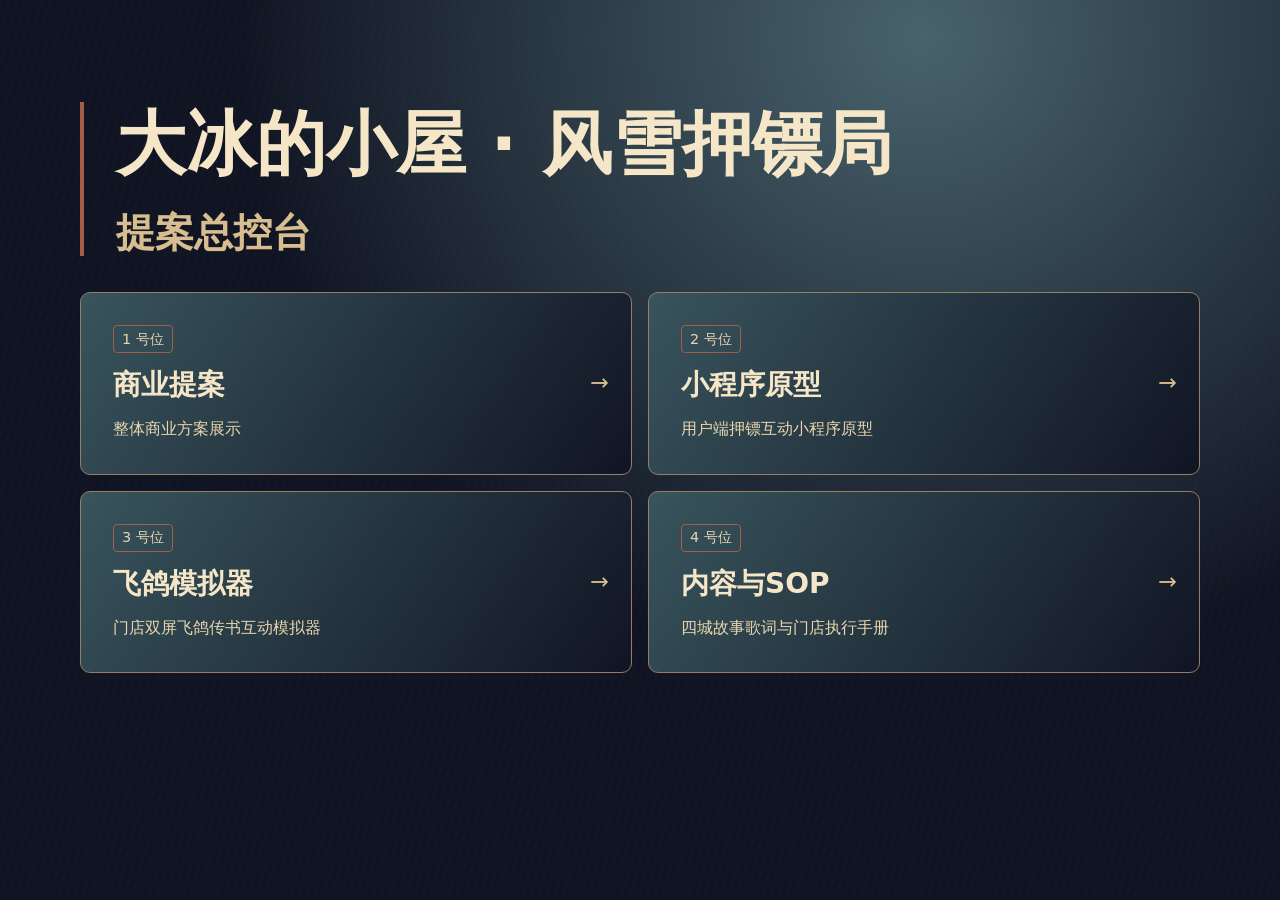
<file: index.html>
<!doctype html>
<html lang="zh-CN">
<head>
  <meta charset="utf-8">
  <meta name="viewport" content="width=device-width, initial-scale=1">
  <title>大冰的小屋 · 风雪押镖局 提案总控台</title>
  <link rel="stylesheet" href="./00_公共资源/theme.css">
</head>
<body>
  <main>
    <header>
      <h1>大冰的小屋 · 风雪押镖局 <span>提案总控台</span></h1>
    </header>
    <nav class="grid" aria-label="项目模块">
      <a class="card" href="01_商业提案/index.html">
        <span class="role">1 号位</span>
        <h2>商业提案</h2>
        <p>整体商业方案展示</p>
      </a>
      <a class="card" href="02_小程序原型/index.html">
        <span class="role">2 号位</span>
        <h2>小程序原型</h2>
        <p>用户端押镖互动小程序原型</p>
      </a>
      <a class="card" href="03_飞鸽模拟器/index.html">
        <span class="role">3 号位</span>
        <h2>飞鸽模拟器</h2>
        <p>门店双屏飞鸽传书互动模拟器</p>
      </a>
      <a class="card" href="04_内容与SOP/index.html">
        <span class="role">4 号位</span>
        <h2>内容与SOP</h2>
        <p>四城故事歌词与门店执行手册</p>
      </a>
    </nav>
  </main>
</body>
</html>
</file>
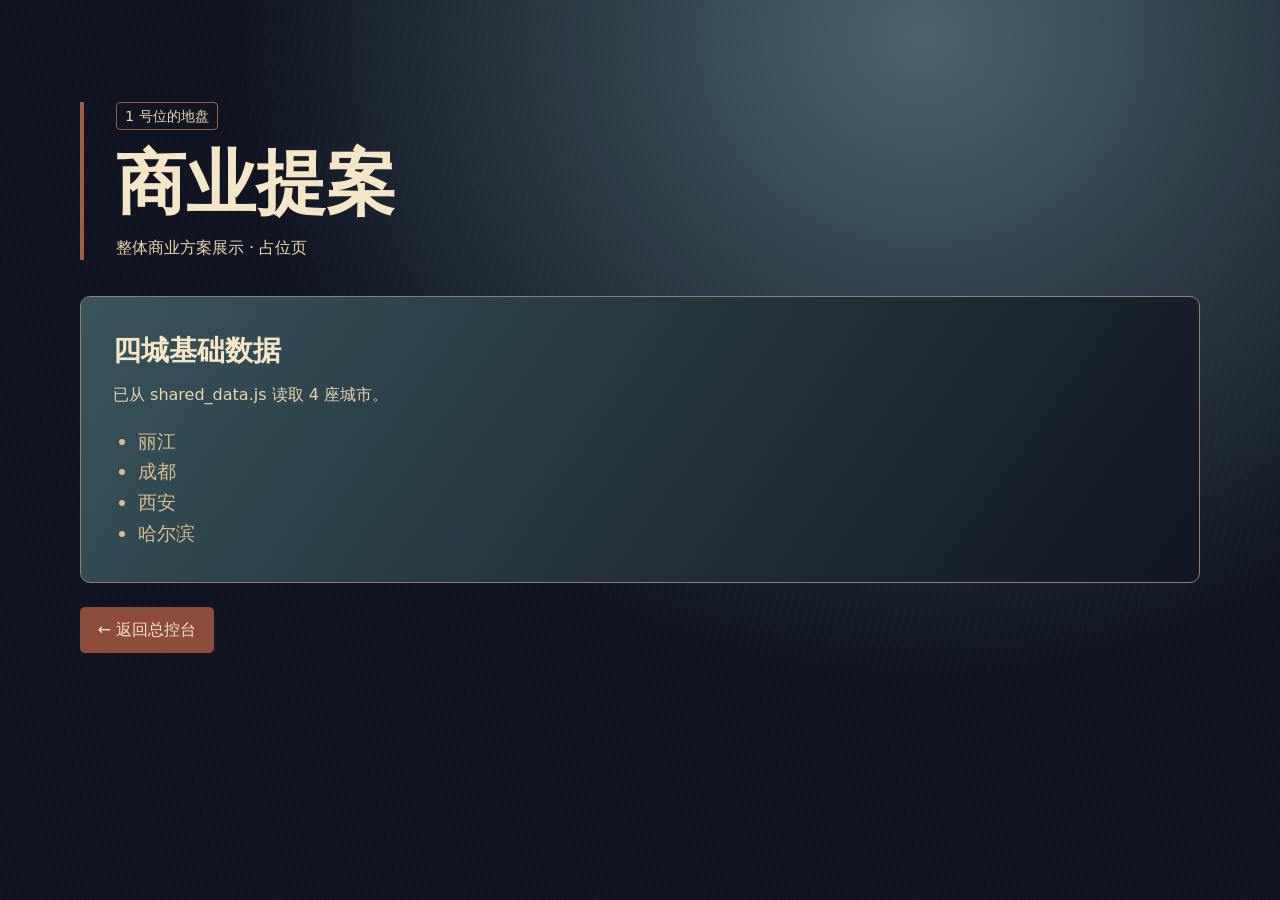
<file: 01_商业提案/index.html>
<!doctype html>
<html lang="zh-CN">
<head>
  <meta charset="utf-8">
  <meta name="viewport" content="width=device-width, initial-scale=1">
  <title>商业提案</title>
  <link rel="stylesheet" href="../00_公共资源/theme.css">
</head>
<body>
  <main>
    <header>
      <span class="role">1 号位的地盘</span>
      <h1>商业提案</h1>
      <p>整体商业方案展示 · 占位页</p>
    </header>
    <section class="panel" aria-labelledby="city-heading">
      <h2 id="city-heading">四城基础数据</h2>
      <p id="city-status">等待载入 shared_data.js</p>
      <ul class="cities" id="cities"></ul>
    </section>
    <a class="button" href="../index.html">← 返回总控台</a>
  </main>
  <script src="../00_公共资源/shared_data.js"></script>
  <script>
    const cityList = document.getElementById("cities");
    const cityStatus = document.getElementById("city-status");
    const cities = window.SHARED_CITIES;

    if (Array.isArray(cities)) {
      for (const city of cities) {
        const item = document.createElement("li");
        item.textContent = city.name;
        cityList.append(item);
      }
      cityStatus.textContent = "已从 shared_data.js 读取 " + cities.length + " 座城市。";
    } else {
      cityStatus.textContent = "读取失败。请确认 00_公共资源与四个模块仍在同一个项目文件夹。";
    }
  </script>
</body>
</html>
</file>
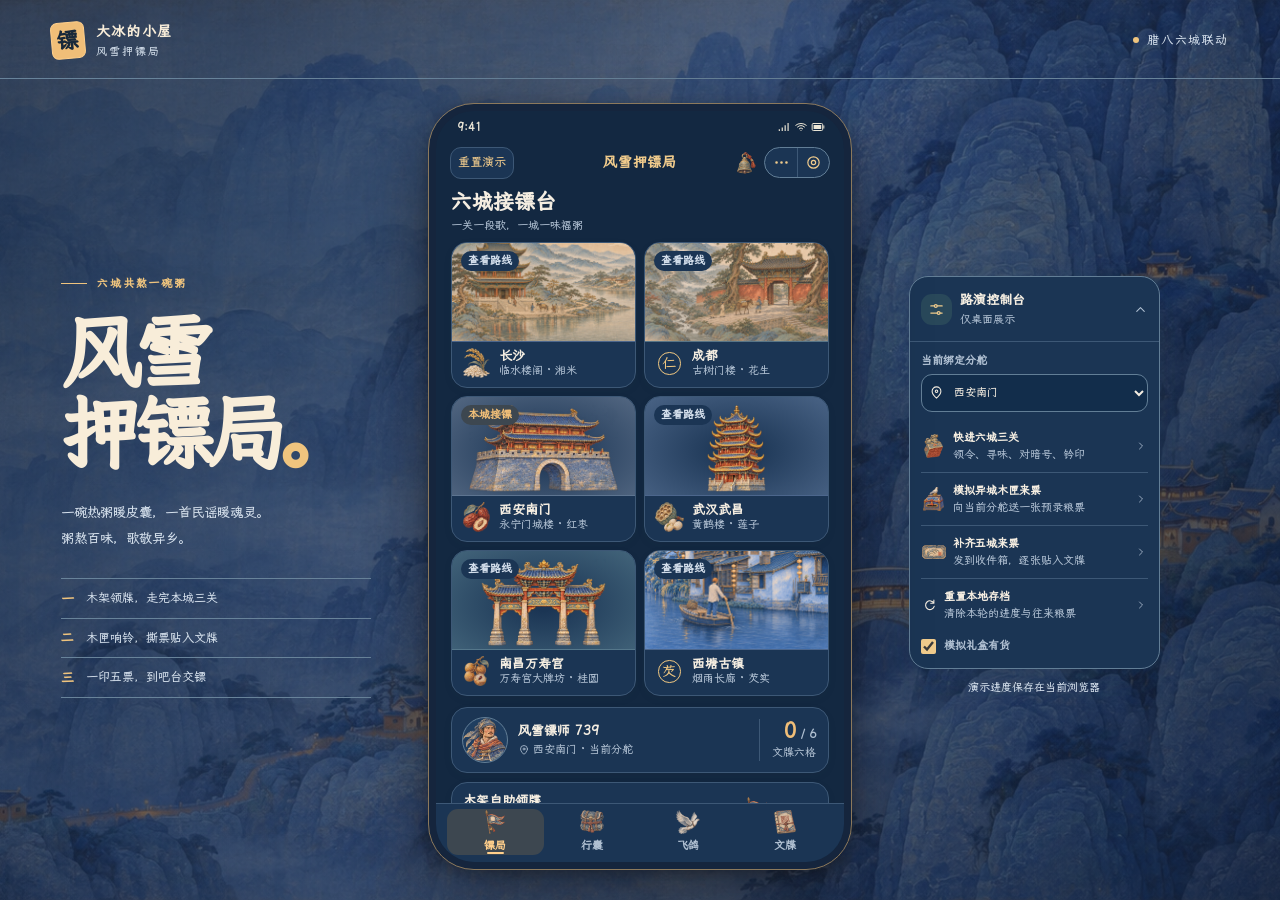
<file: 02_小程序原型/index.html>
<!doctype html>
<html lang="zh-Hans">
<head>
  <meta charset="utf-8">
  <meta name="viewport" content="width=device-width, initial-scale=1, viewport-fit=cover">
  <meta name="theme-color" content="">
  <title>风雪押镖局 · 大冰的小屋</title>
  <link rel="icon" href="data:,">
  <link rel="stylesheet" href="assets/fonts/kai-sc.css">
  <link rel="stylesheet" href="assets/public/base_style.css">
  <link rel="stylesheet" href="css/theme-adapter.css?v=zh-hans-1">
  <link rel="stylesheet" href="css/app.css">
  <link rel="stylesheet" href="css/film-preview.css">
  <script defer src="js/vendor/opencc-to-cn.js"></script>
  <script defer src="js/simplified.js"></script>
  <script defer src="js/sop-content.js"></script>
  <!-- 如需临时覆盖分舵字段或图标，可在适配层之前注入 ESCORT_SHARED_DATA。 -->
  <script defer src="js/data-adapter.js?v=zh-hans-1"></script>
  <script defer src="js/storage.js?v=zh-hans-1"></script>
  <script defer src="js/views.js?v=zh-hans-1"></script>
  <script defer src="js/app.js?v=zh-hans-1"></script>
</head>
<body>
  <header class="desktop-header">
    <div class="brand"><span class="brand-seal" aria-hidden="true">镖</span><span>大冰的小屋<small>风雪押镖局</small></span></div>
    <span class="desktop-meta"><i></i> 腊八六城联动</span>
  </header>
  <main class="showcase">
    <aside class="intro" aria-label="活动介绍">
      <p class="intro-kicker"><span></span> 六城共熬一碗粥</p>
      <h1>风雪<br>押镖局<span>。</span></h1>
      <p class="intro-copy">一碗热粥暖皮囊，一首民谣暖魂灵。<br>粥熬百味，歌敬异乡。</p>
      <ol class="intro-steps">
        <li><span>一</span> 木架领牒，走完本城三关</li>
        <li><span>二</span> 木匣响铃，撕票贴入文牒</li>
        <li><span>三</span> 一印五票，到吧台交镖</li>
      </ol>
    </aside>

    <section class="phone" aria-label="风雪押镖局小程序">
      <div class="status-bar" aria-hidden="true"><b>9:41</b><div id="status-icons"></div></div>
      <header class="mini-header">
        <button class="icon-button mini-back" type="button" data-action="back" aria-label="返回镖局" hidden></button>
        <button class="reset-demo" type="button" data-action="demo-reset">重置演示</button>
        <strong id="mini-title">风雪押镖局</strong>
        <button class="icon-button sound-control" id="sound-control" type="button" data-action="sound" aria-label="木匣提示音" aria-pressed="false"></button>
        <div class="capsule">
          <button type="button" data-action="about" aria-label="玩法说明" id="about-icon"></button>
          <button type="button" data-action="home" aria-label="返回首页" id="home-icon"></button>
        </div>
      </header>
      <div id="screen" class="screen" tabindex="-1"></div>
      <nav id="tabs" class="tabs" aria-label="小程序导航"></nav>
      <dialog id="sheet" class="sheet" aria-labelledby="sheet-title"></dialog>
      <div id="toast" class="toast" role="status" aria-atomic="true"></div>
      <div id="flight" class="flight" aria-hidden="true" hidden></div>
    </section>

    <aside class="demo-area" aria-label="路演控制台">
      <details class="demo" open>
        <summary id="demo-summary">路演控制台</summary>
        <div id="demo-controls" class="demo-controls"></div>
      </details>
      <p class="demo-note" id="save-note"></p>
    </aside>
  </main>
</body>
</html>
</file>
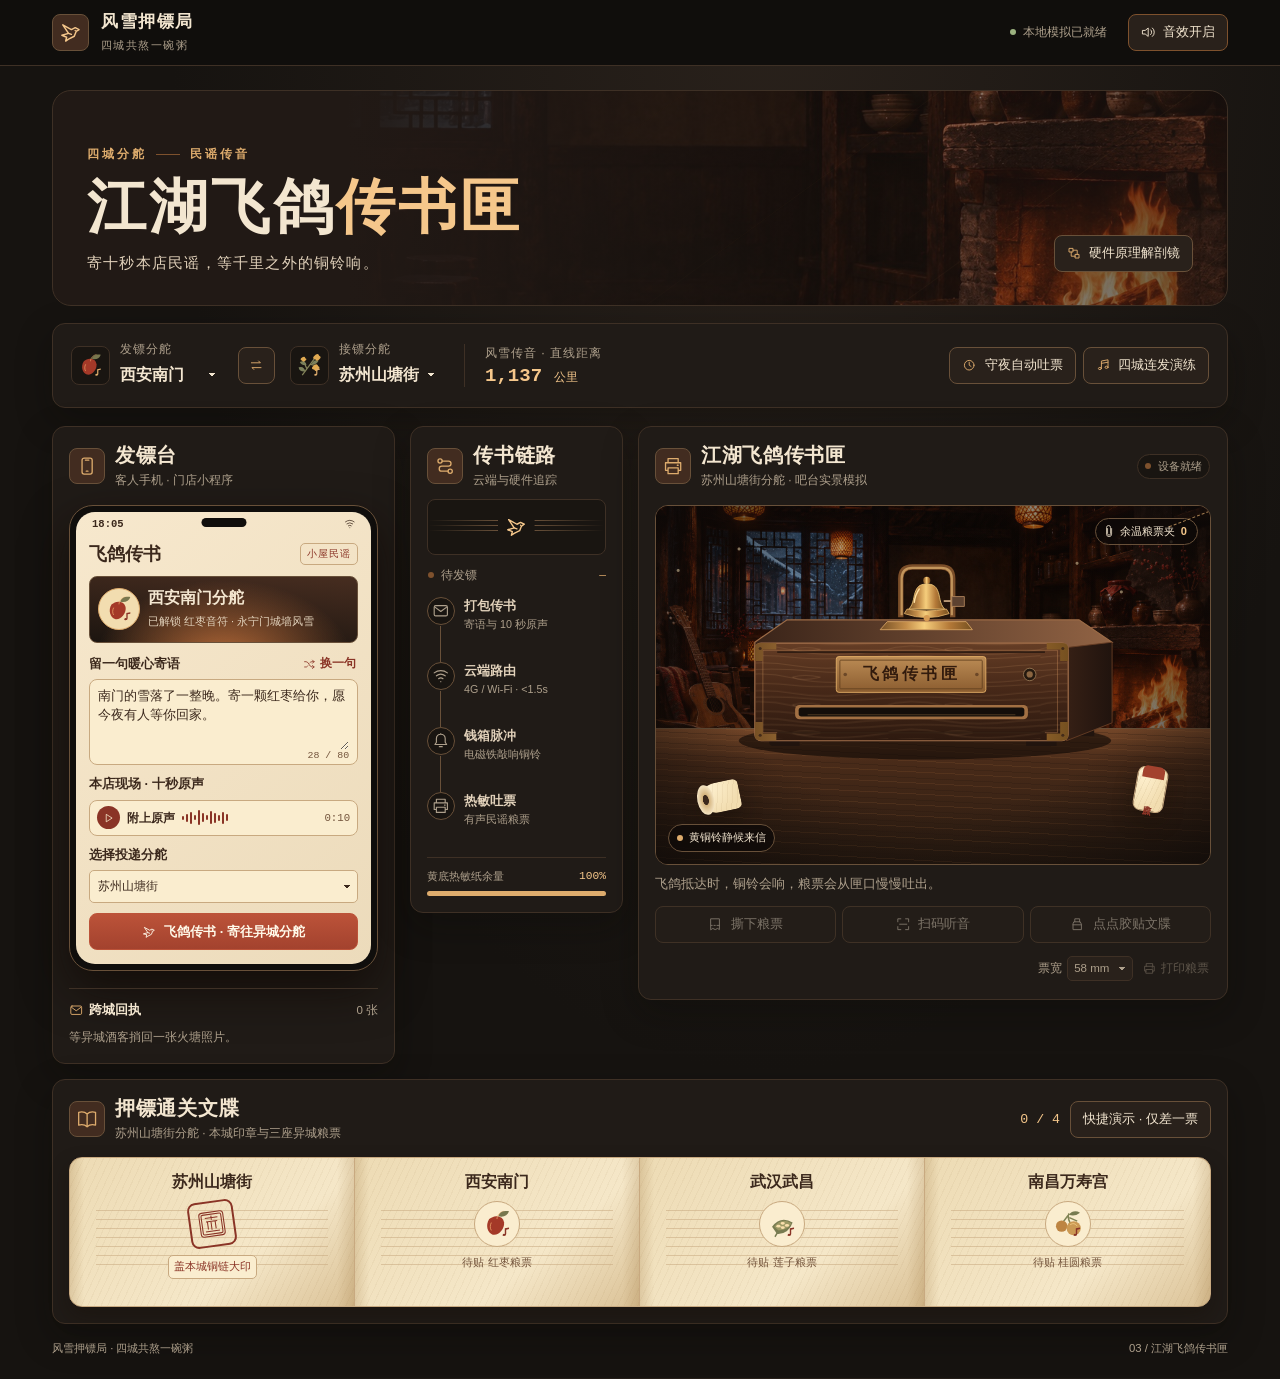
<file: 03_飞鸽模拟器/index.html>
<!doctype html>
<html lang="zh-CN">
<head>
  <meta charset="utf-8">
  <meta name="viewport" content="width=device-width, initial-scale=1">
  <meta name="theme-color" content="#17130f">
  <title>江湖飞鸽传书匣 · 风雪押镖局</title>
  <link rel="stylesheet" href="css/theme-adapter.css">
  <link rel="stylesheet" href="css/workbench.css">
  <script defer src="js/data-adapter.js"></script>
  <script defer src="js/audio-engine.js"></script>
  <script defer src="js/simulator.js"></script>
</head>
<body>
  <header class="masthead">
    <div class="container mast-inner">
      <a class="brand" href="#main" aria-label="风雪押镖局首页">
        <span class="brand-mark" data-icon="bird"></span>
        <span><strong>风雪押镖局</strong><small>四城共熬一碗粥</small></span>
      </a>
      <div class="mast-actions">
        <span class="online"><i></i> 本地模拟已就绪</span>
        <button class="quiet sound-toggle" id="mute" type="button" aria-pressed="true"></button>
      </div>
    </div>
  </header>
  <main class="container" id="main">
    <section class="hero" aria-labelledby="hero-title">
      <div class="hero-content">
        <p class="kicker">四城分舵 <span></span> 民谣传音</p>
        <h1 id="hero-title">江湖飞鸽<span>传书匣</span></h1>
        <p class="hero-copy">寄十秒本店民谣，等千里之外的铜铃响。</p>
      </div>
      <div class="hero-side">
        <button class="quiet" id="hardware" type="button"><span data-icon="diagram"></span> 硬件原理解剖镜</button>
      </div>
    </section>

    <section class="route surface" aria-label="四城分舵总控台">
      <div class="route-pair">
        <label class="city-control">
          <span class="city-medallion" id="route-source-icon"></span>
          <span><span class="label">发镖分舵</span><select id="source" aria-label="发镖分舵"></select></span>
        </label>
        <button class="icon-button swap" id="swap" type="button" title="交换两地" aria-label="交换两地"><span data-icon="swap"></span></button>
        <label class="city-control">
          <span class="city-medallion" id="route-target-icon"></span>
          <span><span class="label">接镖分舵</span><select id="target" aria-label="接镖分舵"></select></span>
        </label>
      </div>
      <div class="route-distance"><span class="label">风雪传音 · 直线距离</span><strong id="distance"></strong></div>
      <div class="route-actions">
        <button class="quiet" id="watch" type="button" aria-pressed="false" title="守夜老镖师定时自动吐票模拟"><span data-icon="clock"></span><span>守夜自动吐票</span></button>
        <button class="quiet" id="relay" type="button" title="一键触发四城合奏连发演练"><span data-icon="music"></span><span>四城连发演练</span></button>
      </div>
    </section>

    <nav class="mobile-tabs" aria-label="切换工作台视图">
      <button type="button" data-view="send" aria-pressed="true">发镖端</button>
      <button type="button" data-view="receive" aria-pressed="false">传书匣端</button>
      <button type="button" data-view="passport" aria-pressed="false">文牒集章册</button>
    </nav>

    <div class="workspace" id="workspace" data-view="send">
      <section class="surface panel sender" aria-labelledby="sender-title">
        <header class="panel-heading">
          <span class="heading-icon" data-icon="phone"></span>
          <div><h2 id="sender-title">发镖台</h2><p>客人手机 · 门店小程序</p></div>
        </header>
        <div class="phone">
          <div class="phone-top"><span id="phone-time"></span><i></i><span data-icon="signal"></span></div>
          <div class="phone-content">
            <div class="phone-brand"><b>飞鸽传书</b><span>小屋民谣</span></div>
            <div class="sender-city" id="sender-city"></div>
            <div class="form-label"><label for="message">留一句暖心寄语</label><button type="button" id="seed"><span data-icon="shuffle"></span> 换一句</button></div>
            <div class="message-wrap">
              <textarea id="message" rows="3" maxlength="80" placeholder="写给异城火塘旁的朋友"></textarea>
              <span id="counter"></span>
            </div>
            <div class="form-label"><span>本店现场 · 十秒原声</span></div>
            <button class="voice" id="attach" type="button"></button>
            <label class="form-label" for="destination">选择投递分舵</label>
            <select class="destination" id="destination"></select>
            <button class="primary send-button" id="send" type="button"><span data-icon="bird"></span> 飞鸽传书 · 寄往异城分舵</button>
          </div>
        </div>
        <section class="inbox" aria-labelledby="inbox-title">
          <div class="inbox-head"><h3 id="inbox-title"><span data-icon="envelope"></span> 跨城回执</h3><span id="receipt-count">0 张</span></div>
          <div id="receipts"><p class="muted">等异城酒客捎回一张火塘照片。</p></div>
        </section>
      </section>

      <section class="surface panel tracker" aria-labelledby="tracker-title">
        <header class="panel-heading">
          <span class="heading-icon" data-icon="route"></span>
          <div><h2 id="tracker-title">传书链路</h2><p>云端与硬件追踪</p></div>
        </header>
        <div class="flight" id="flight" aria-hidden="true">
          <div class="flight-string"></div><span class="flight-bird" data-icon="bird"></span><div class="flight-string"></div>
        </div>
        <div class="track-meta"><span class="state" id="flight-status"><i></i> 待发镖</span><span id="elapsed">—</span></div>
        <ol class="steps" id="steps">
          <li><span class="step-node" data-icon="envelope"></span><div><strong>打包传书</strong><small>寄语与 10 秒原声</small><span class="step-time"></span></div></li>
          <li><span class="step-node" data-icon="signal"></span><div><strong>云端路由</strong><small>4G / Wi-Fi · &lt;1.5s</small><span class="step-time"></span></div></li>
          <li><span class="step-node" data-icon="bell"></span><div><strong>钱箱脉冲</strong><small>电磁铁敲响铜铃</small><span class="step-time"></span></div></li>
          <li><span class="step-node" data-icon="printer"></span><div><strong>热敏吐票</strong><small>有声民谣粮票</small><span class="step-time"></span></div></li>
        </ol>
        <div class="paper-meter"><span class="label">黄底热敏纸余量</span><strong id="paper-value"></strong><progress id="paper" value="100" max="100"></progress></div>
      </section>

      <section class="surface panel receiver" aria-labelledby="receiver-title">
        <header class="panel-heading receiver-heading">
          <span class="heading-icon" data-icon="printer"></span>
          <div><h2 id="receiver-title">江湖飞鸽传书匣</h2><p id="receiving-city"></p></div>
          <span class="state receiver-state" id="box-status"></span>
        </header>
        <div class="stage" id="stage">
          <div class="stage-photo"></div>
          <div class="snow" aria-hidden="true"></div>
          <div class="bench"></div>
          <div class="box-wrap" id="box-wrap">
            <div class="machine" id="machine"></div>
            <div class="bell-waves" aria-hidden="true"><i></i><i></i></div>
            <div class="ticket-slot" id="ticket-slot"></div>
          </div>
          <div class="prop prop-roll" aria-hidden="true"><i></i></div>
          <button class="prop prop-glue" id="glue-prop" type="button" aria-label="用吧台上的点点胶贴粮票" disabled><i></i><span>点点胶</span></button>
          <button class="clip-button" id="clip" type="button"><span data-icon="clip"></span><span>余温粮票夹 <b id="clip-count">0</b></span></button>
          <div class="stage-caption"><i></i> <span id="stage-caption">黄铜铃静候来信</span></div>
        </div>
        <div class="receiver-bench">
          <p id="ticket-tip">飞鸽抵达时，铜铃会响，粮票会从匣口慢慢吐出。</p>
          <div class="ticket-actions">
            <button class="quiet" id="tear" type="button" disabled><span data-icon="tear"></span> 撕下粮票</button>
            <button class="quiet" id="scan" type="button" disabled><span data-icon="scan"></span> 扫码听音</button>
            <button class="quiet" id="paste" type="button" disabled><span data-icon="glue"></span> 点点胶贴文牒</button>
          </div>
          <div class="print-tools">
            <label>票宽 <select id="print-width" aria-label="热敏粮票打印宽度"><option value="58">58 mm</option><option value="80">80 mm</option></select></label>
            <button id="print" type="button" disabled><span data-icon="printer"></span> 打印粮票</button>
          </div>
        </div>
      </section>

      <section class="surface panel passport" aria-labelledby="passport-title">
        <header class="panel-heading passport-heading">
          <span class="heading-icon" data-icon="book"></span>
          <div><h2 id="passport-title">押镖通关文牒</h2><p id="passport-city"></p></div>
          <div class="passport-actions"><span class="passport-count" id="passport-count">0 / 4</span><button class="quiet" id="prefill" type="button">快捷演示 · 仅差一票</button></div>
        </header>
        <div class="songbook" id="songbook"></div>
      </section>
    </div>
    <footer class="footer"><span>风雪押镖局 · 四城共熬一碗粥</span><span>03 / 江湖飞鸽传书匣</span></footer>
  </main>
  <p class="toast" id="toast" role="status" hidden></p>
  <span id="announce" class="sr-only" aria-live="polite"></span>
  <dialog id="dialog" aria-labelledby="dialog-title">
    <div class="dialog-inner">
      <button class="icon-button close" id="dialog-close" type="button" aria-label="关闭弹窗"><span data-icon="close"></span></button>
      <div id="dialog-content"></div>
    </div>
  </dialog>
  <div id="print-sheet" aria-hidden="true"></div>
  <style id="print-page"></style>
</body>
</html>
</file>
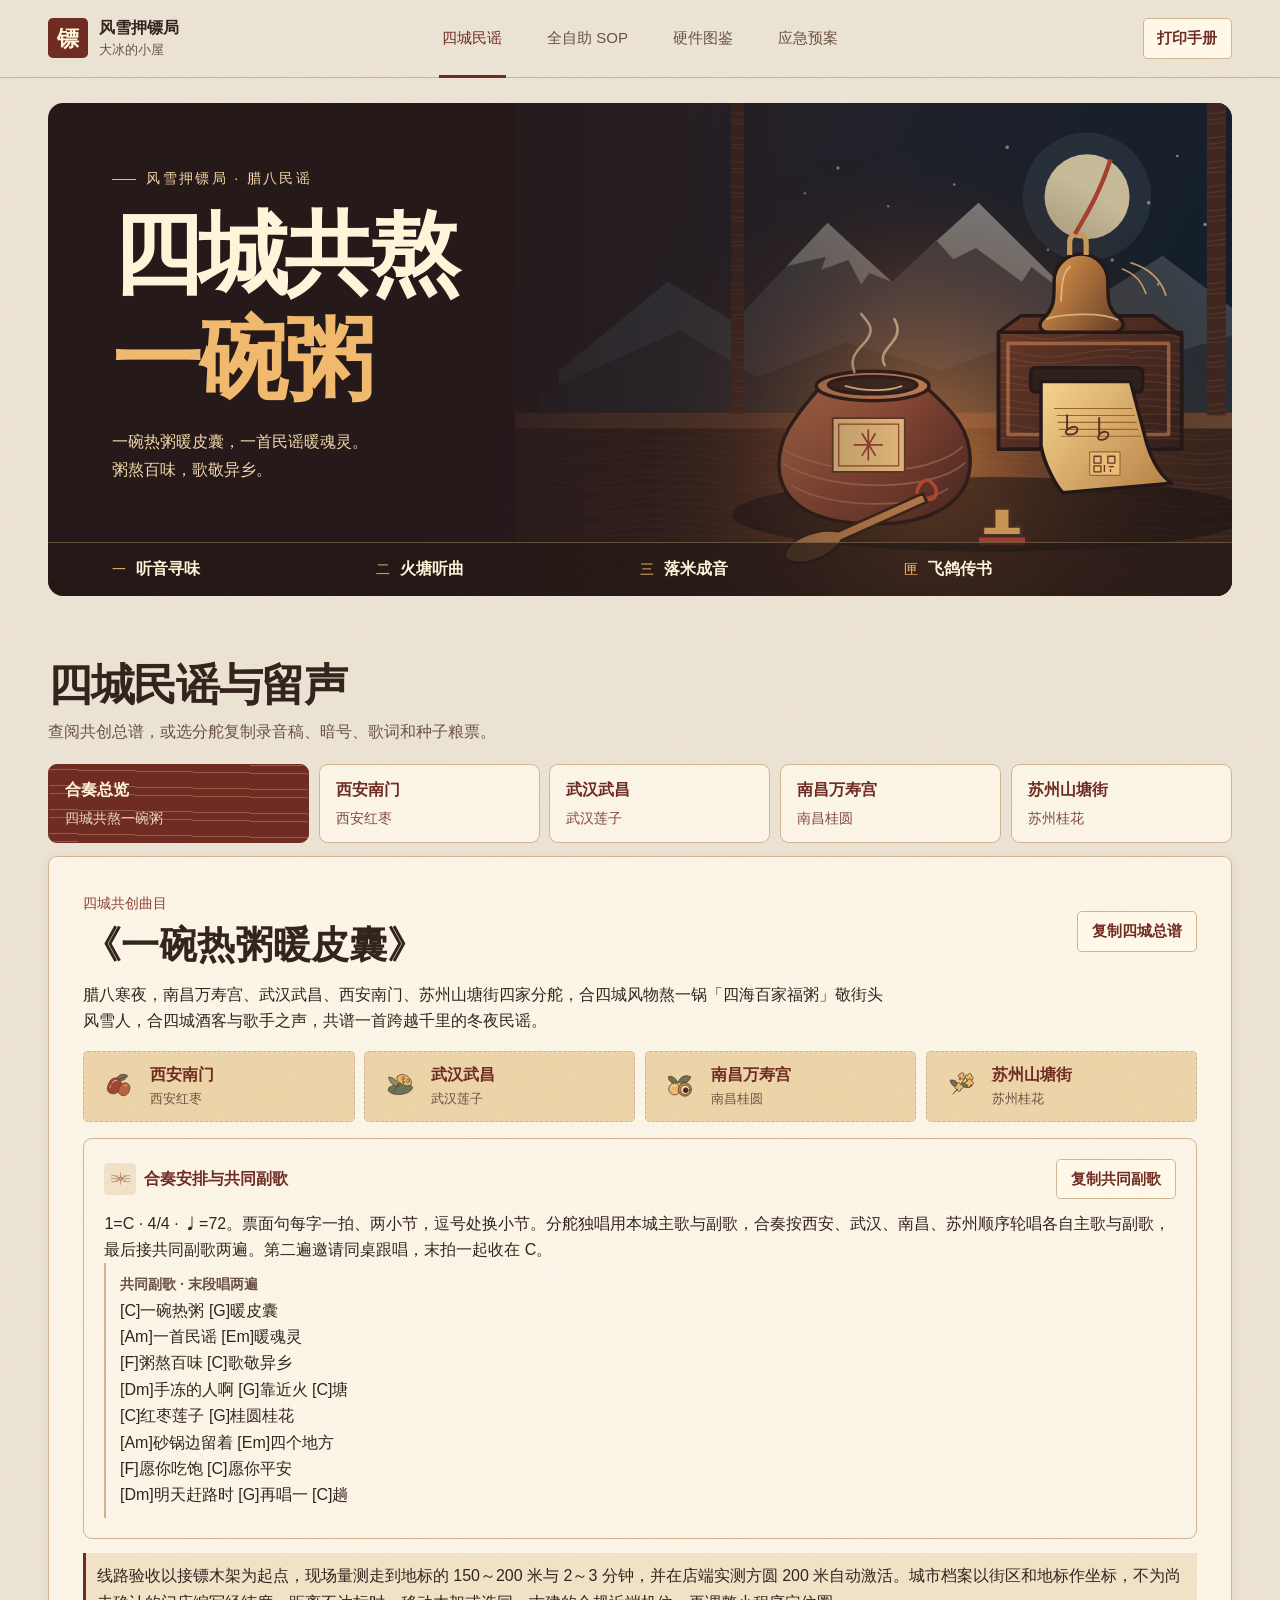
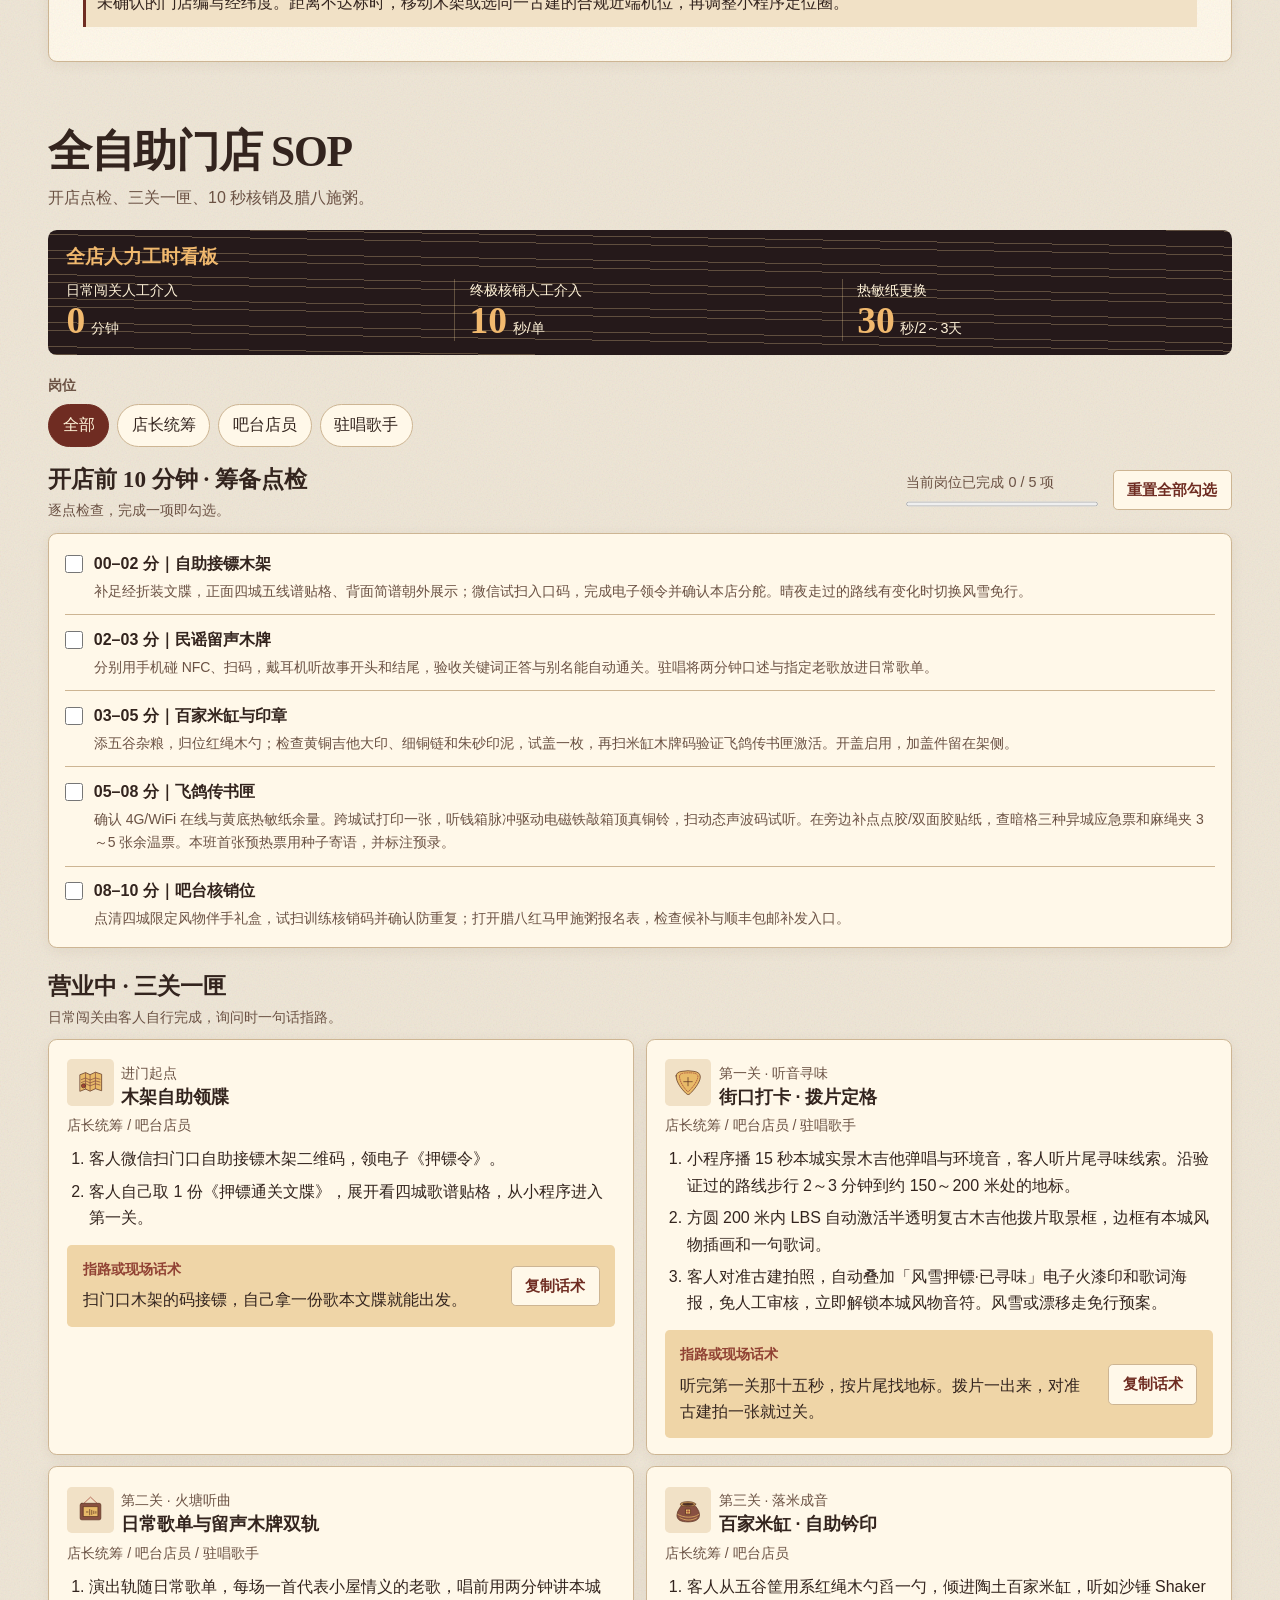
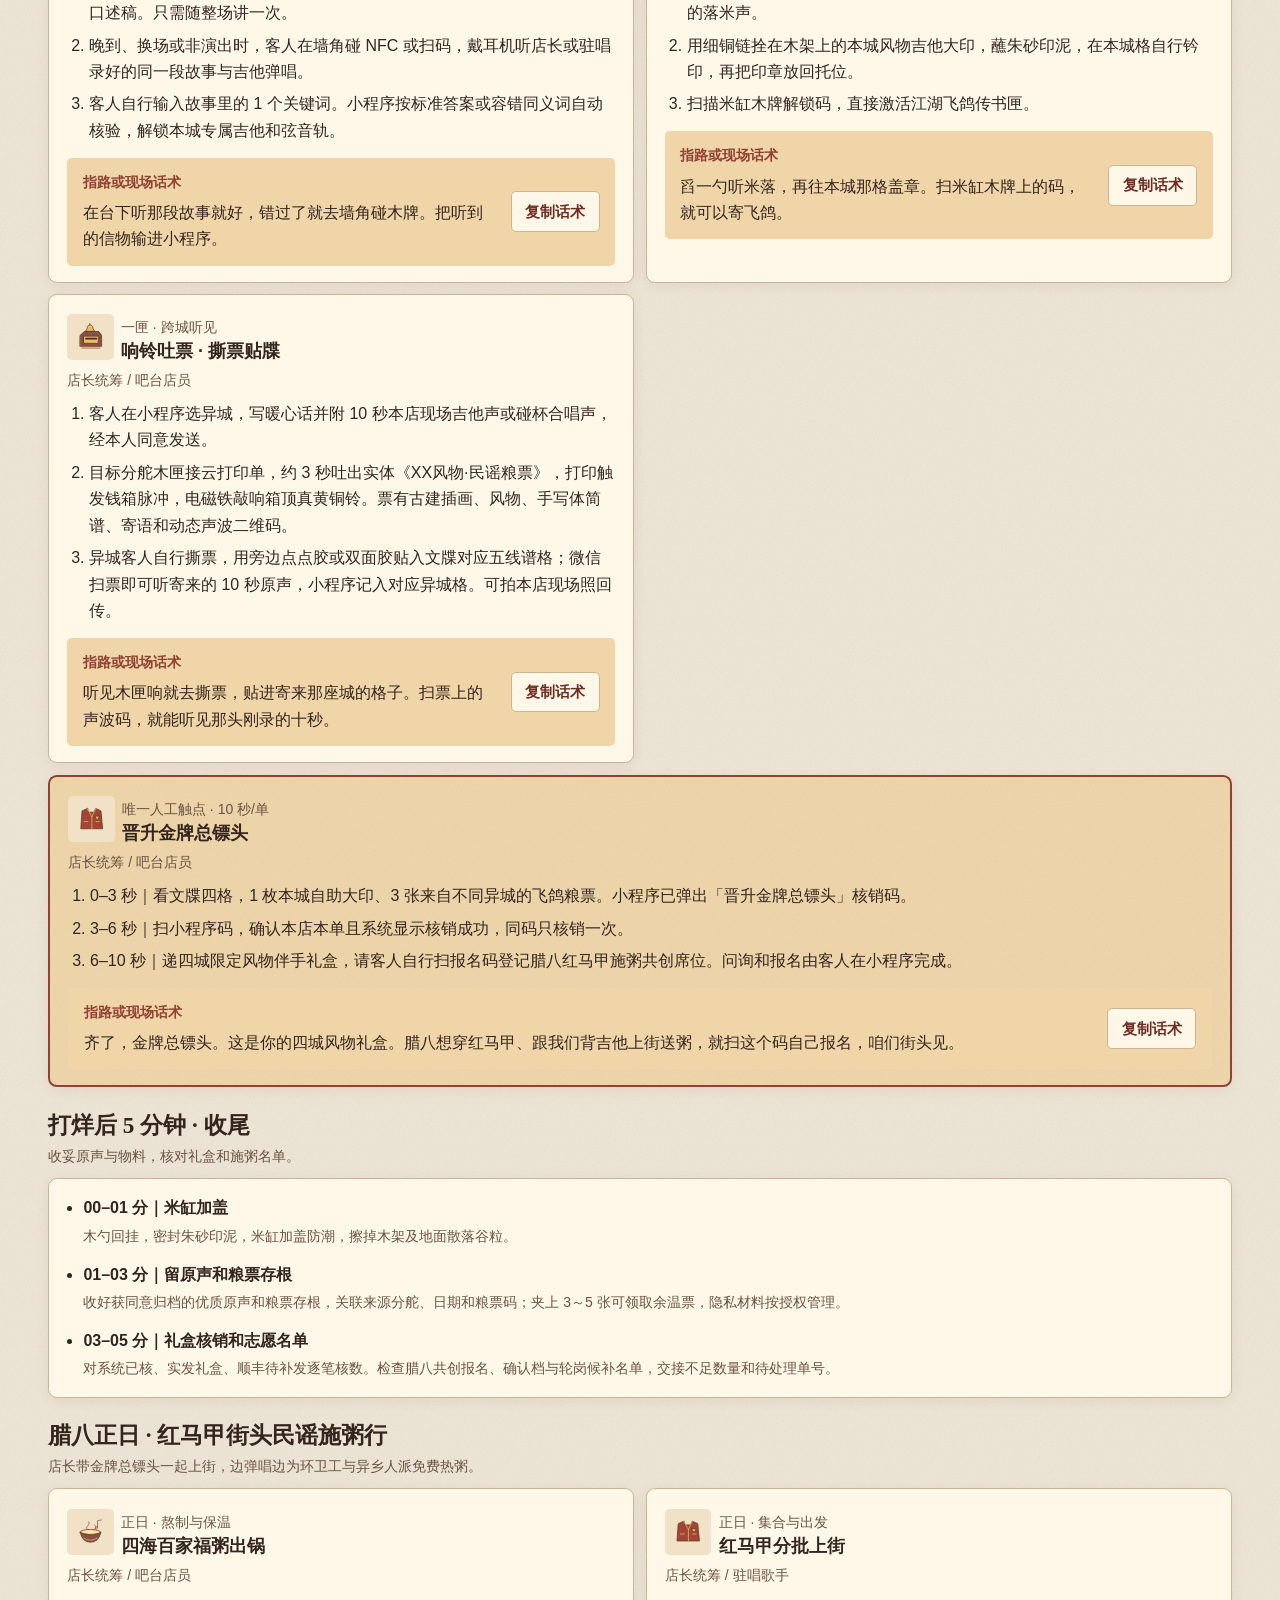
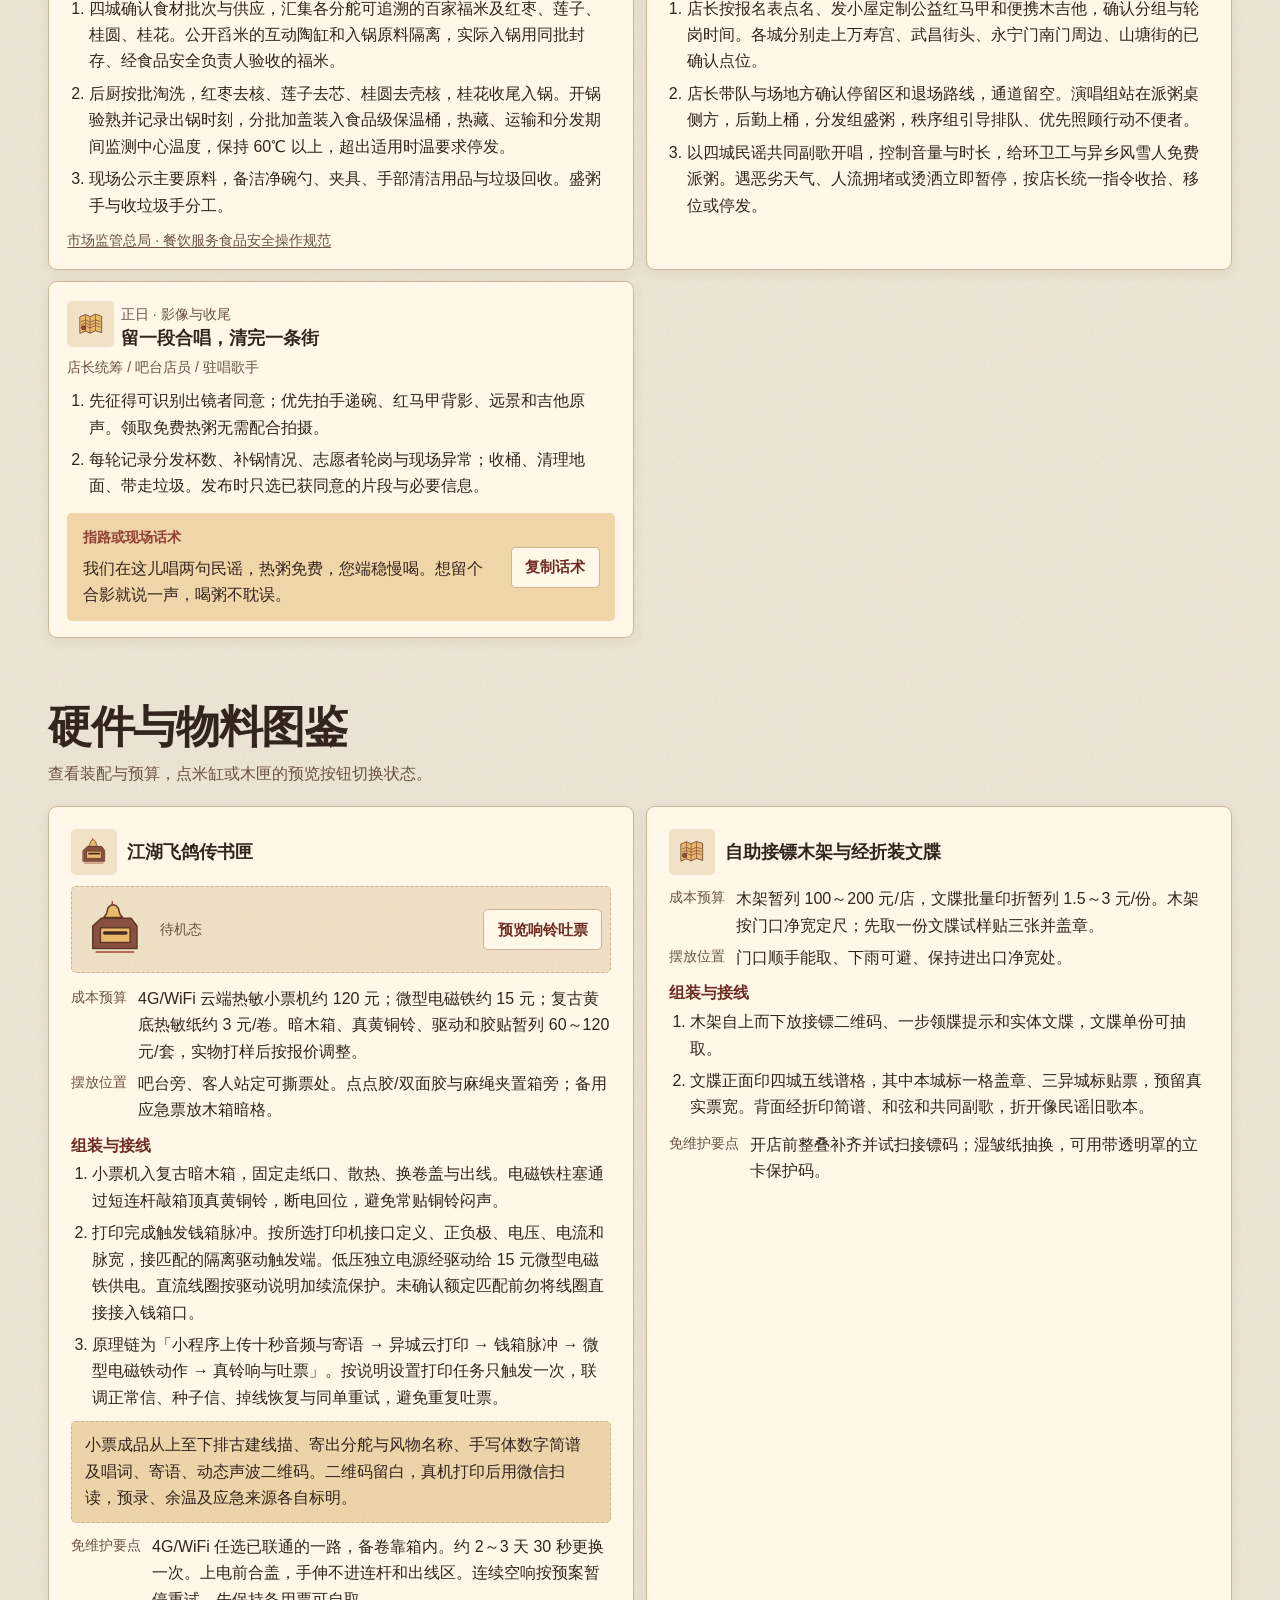
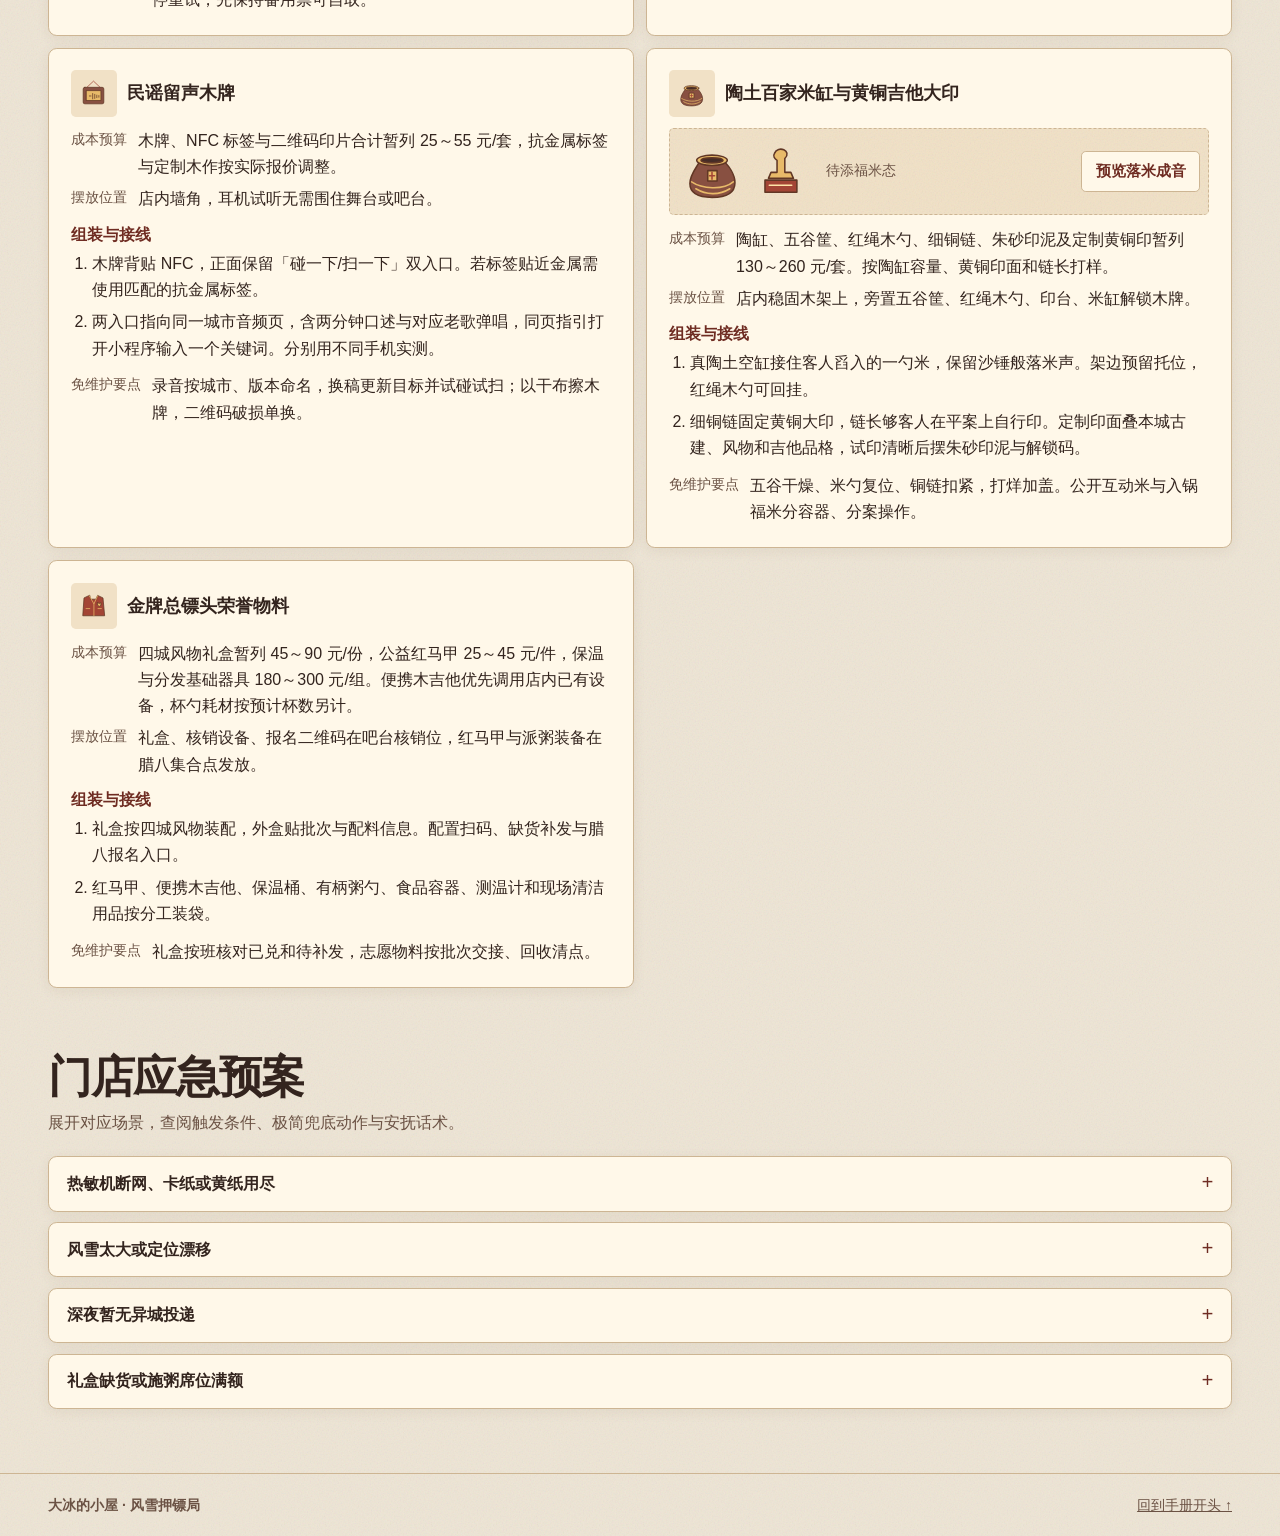
<file: 04_内容与SOP/index.html>
<!doctype html>
<html lang="zh-CN">
<head>
  <meta charset="utf-8">
  <meta name="viewport" content="width=device-width, initial-scale=1">
  <meta name="description" content="四城民谣、寻味留声、歌词暗号与腊八全自助门店执行手册。">
  <title>风雪押镖局 · 四城共熬一碗粥</title>
  <link rel="stylesheet" href="css/theme-adapter.css">
  <link rel="stylesheet" href="css/handbook.css">
  <script defer src="js/data-adapter.js"></script>
  <script defer src="js/handbook.js"></script>
</head>
<body>
  <a class="skip-link" href="#main">跳至手册正文</a>
  <header class="site-header">
    <div class="frame header-inner">
      <a class="brand" href="#top"><span class="brand-mark" aria-hidden="true">镖</span><span><strong>风雪押镖局</strong><small>大冰的小屋</small></span></a>
      <nav class="section-nav" aria-label="手册导航">
        <a href="#stories" aria-current="location">四城民谣</a>
        <a href="#sop">全自助 SOP</a>
        <a href="#materials">硬件图鉴</a>
        <a href="#contingency">应急预案</a>
      </nav>
      <button type="button" class="button print-button" id="print-button">打印手册</button>
    </div>
  </header>

  <main id="main" tabindex="-1">
    <div class="frame">
      <header class="hero" id="top">
        <div class="hero-art" aria-hidden="true"></div>
        <div class="hero-copy">
          <p class="hero-kicker"><span></span> 风雪押镖局 · 腊八民谣</p>
          <h1>四城共熬<br><em>一碗粥</em></h1>
          <p>一碗热粥暖皮囊，一首民谣暖魂灵。<br>粥熬百味，歌敬异乡。</p>
        </div>
        <ol class="journey" aria-label="三关一匣">
          <li><span>一</span> 听音寻味</li>
          <li><span>二</span> 火塘听曲</li>
          <li><span>三</span> 落米成音</li>
          <li><span>匣</span> 飞鸽传书</li>
        </ol>
      </header>

      <noscript><p class="notice">请启用 JavaScript 查看互动手册，或查阅 <a href="docs/01_四城民谣故事歌词与暗号总库.md">四城民谣 Markdown</a>。</p></noscript>

      <section class="chapter" id="stories" aria-labelledby="stories-heading">
        <header class="chapter-head">
          <div><h2 id="stories-heading">四城民谣与留声</h2><p>查阅共创总谱，或选分舵复制录音稿、暗号、歌词和种子粮票。</p></div>
        </header>
        <div class="city-tabs" id="city-tabs" role="tablist" aria-label="选择城市"></div>
        <div id="city-panels"></div>
      </section>

      <section class="chapter" id="sop" aria-labelledby="sop-heading">
        <header class="chapter-head">
          <div><h2 id="sop-heading">全自助门店 SOP</h2><p>开店点检、三关一匣、10 秒核销及腊八施粥。</p></div>
        </header>
        <div id="labor"></div>
        <fieldset class="role-filter">
          <legend>岗位</legend>
          <div class="role-options" id="role-options"></div>
        </fieldset>
        <div id="sop-content"></div>
      </section>

      <section class="chapter" id="materials" aria-labelledby="materials-heading">
        <header class="chapter-head">
          <div><h2 id="materials-heading">硬件与物料图鉴</h2><p>查看装配与预算，点米缸或木匣的预览按钮切换状态。</p></div>
        </header>
        <div class="material-grid" id="material-grid"></div>
      </section>

      <section class="chapter" id="contingency" aria-labelledby="contingency-heading">
        <header class="chapter-head">
          <div><h2 id="contingency-heading">门店应急预案</h2><p>展开对应场景，查阅触发条件、极简兜底动作与安抚话术。</p></div>
        </header>
        <div class="scenarios" id="scenarios"></div>
      </section>
    </div>
  </main>
  <footer class="site-footer"><div class="frame footer-inner"><strong>大冰的小屋 · 风雪押镖局</strong><a href="#top">回到手册开头 ↑</a></div></footer>
  <p id="feedback" class="feedback" role="status" aria-live="polite" aria-atomic="true"></p>
  <dialog id="copy-dialog" aria-labelledby="copy-dialog-title">
    <form method="dialog">
      <h2 id="copy-dialog-title">手动复制</h2>
      <p>系统剪贴板不可用。请复制下方已选中的文字。</p>
      <textarea id="copy-text" aria-label="待复制文字" readonly></textarea>
      <button class="button" type="submit">关闭</button>
    </form>
  </dialog>
</body>
</html>
</file>
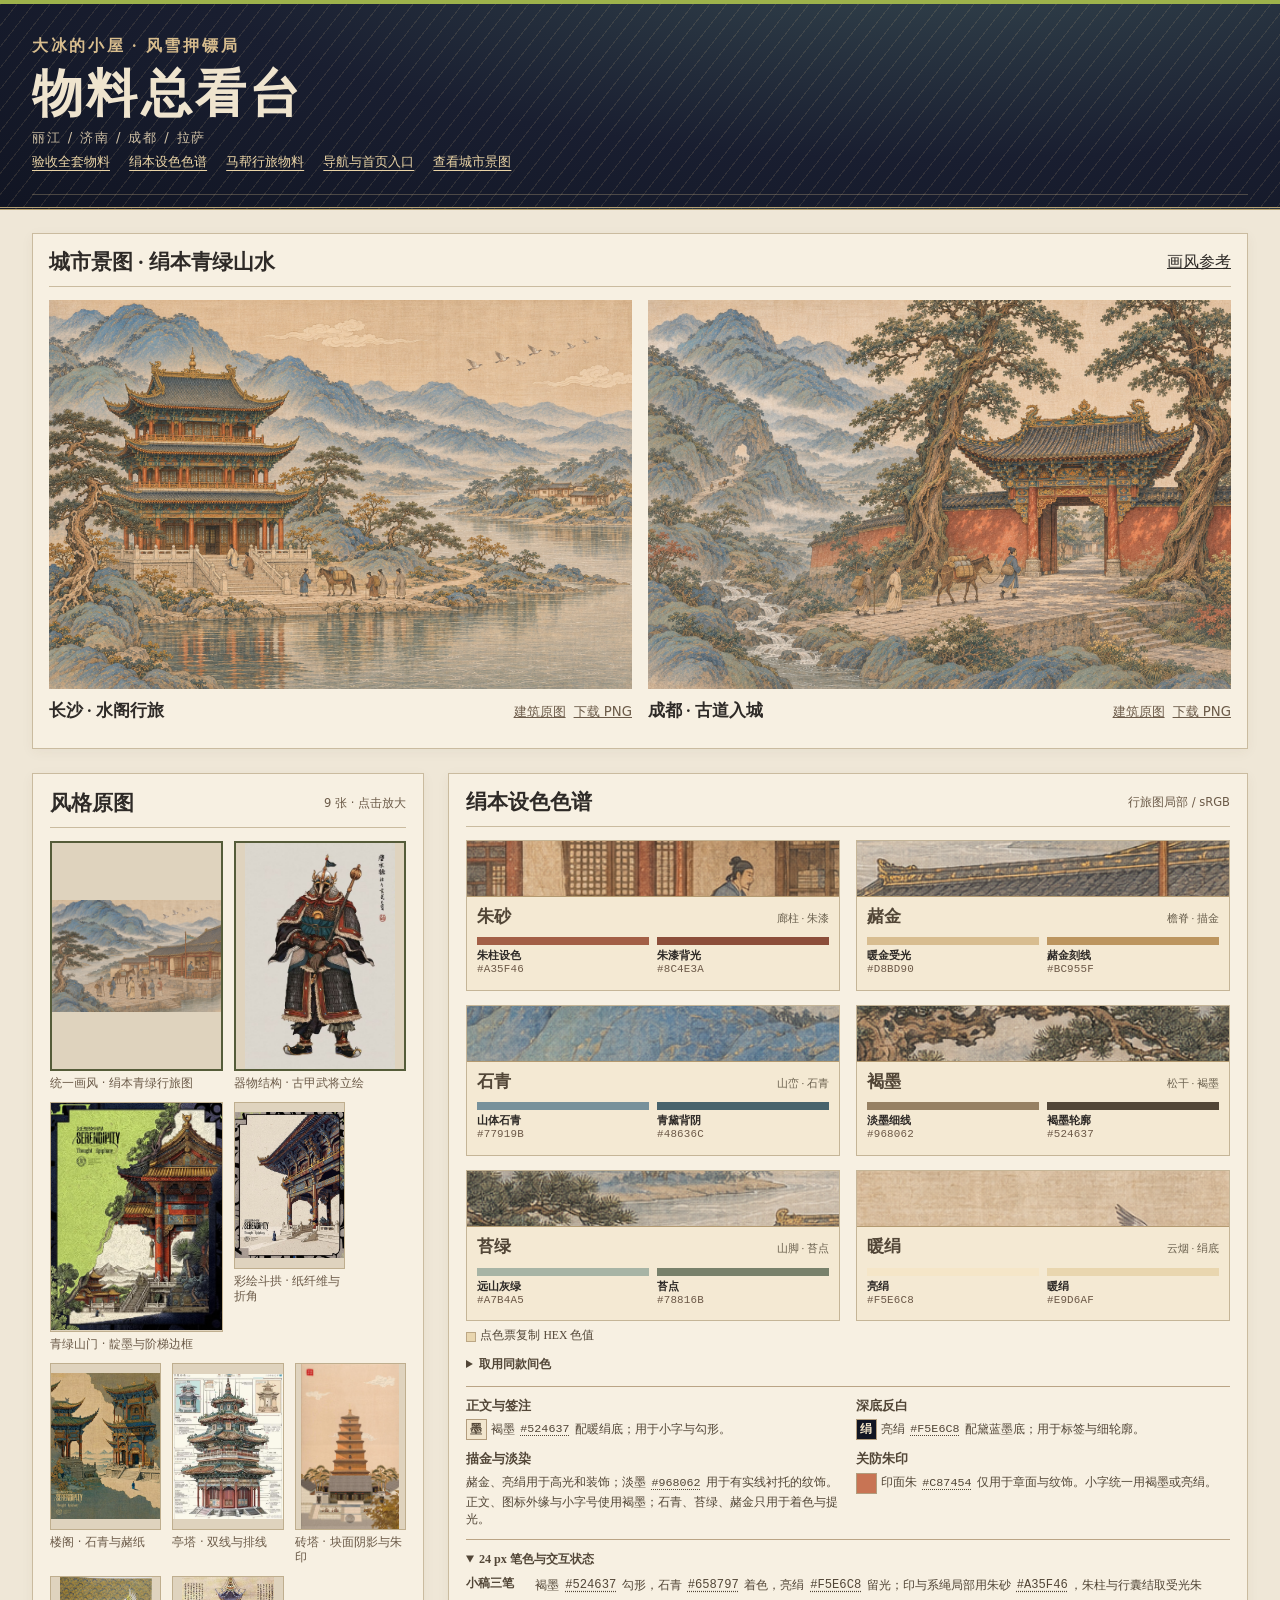
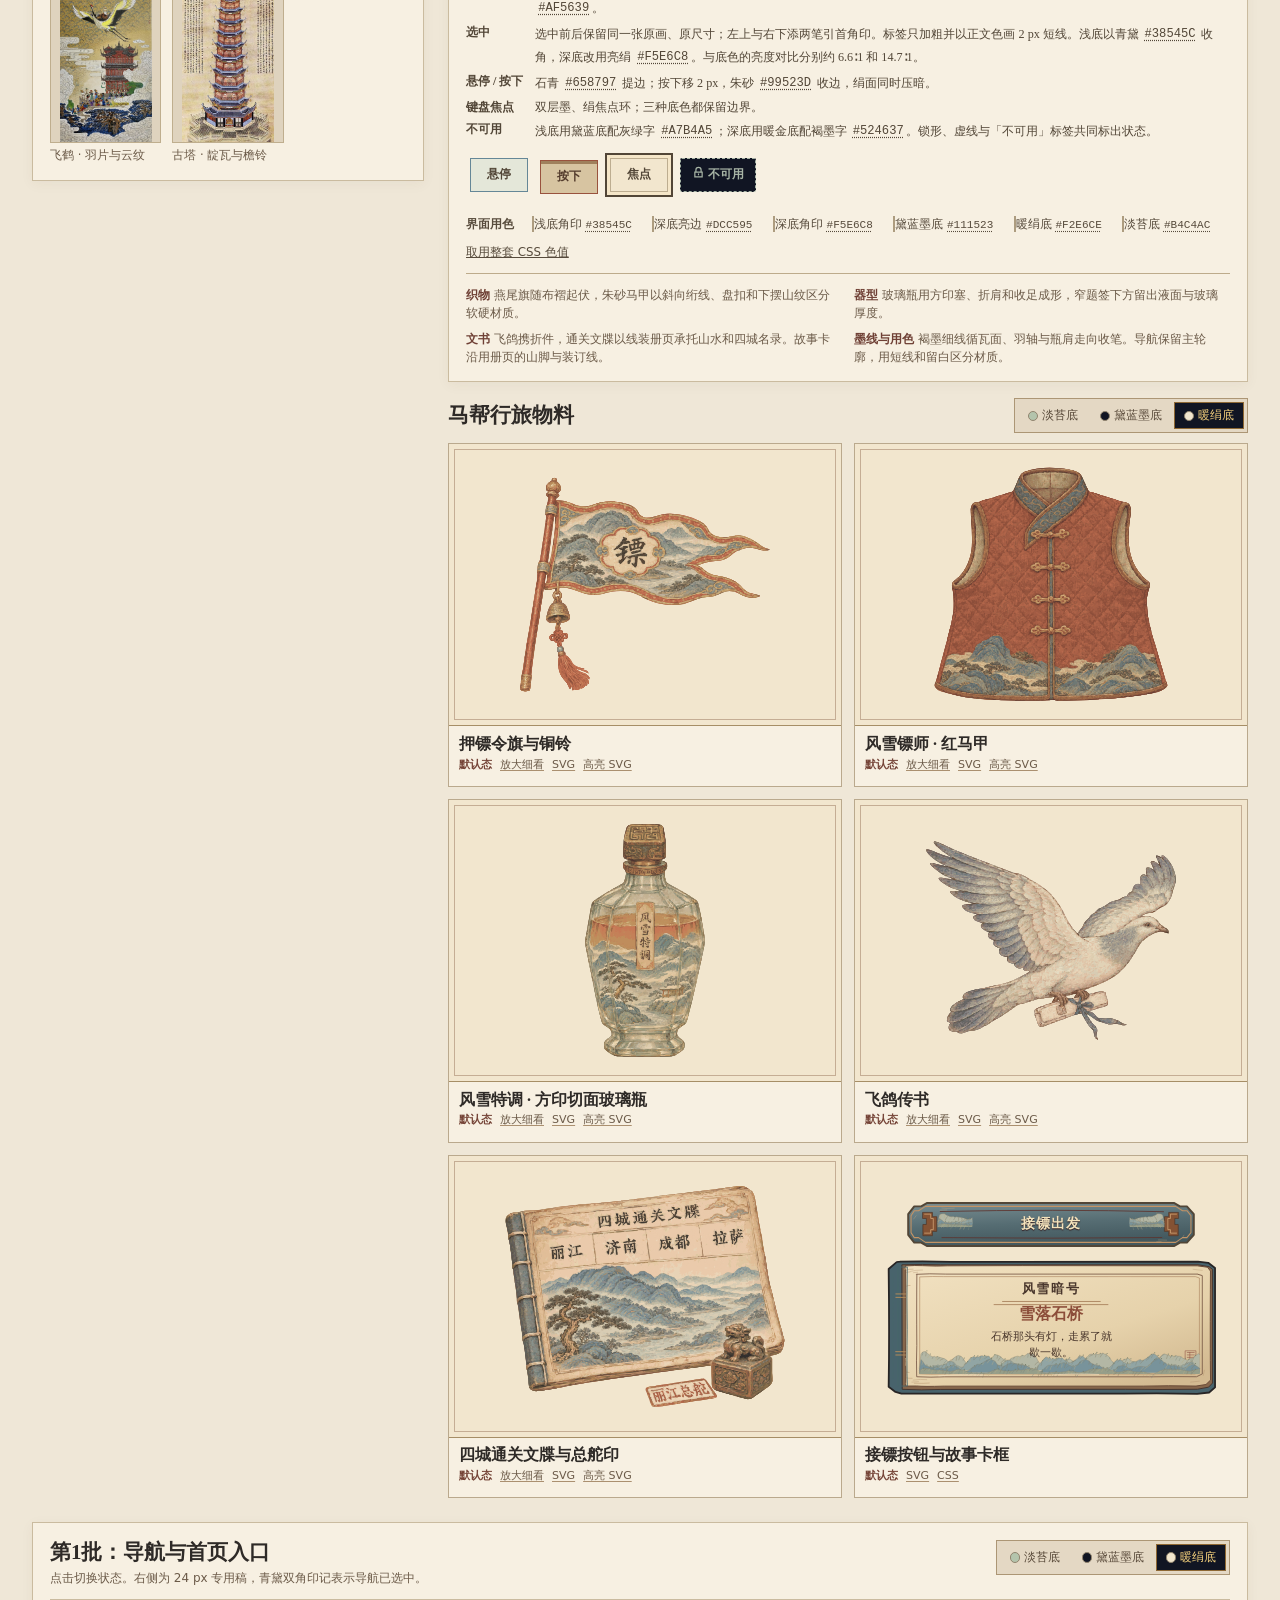
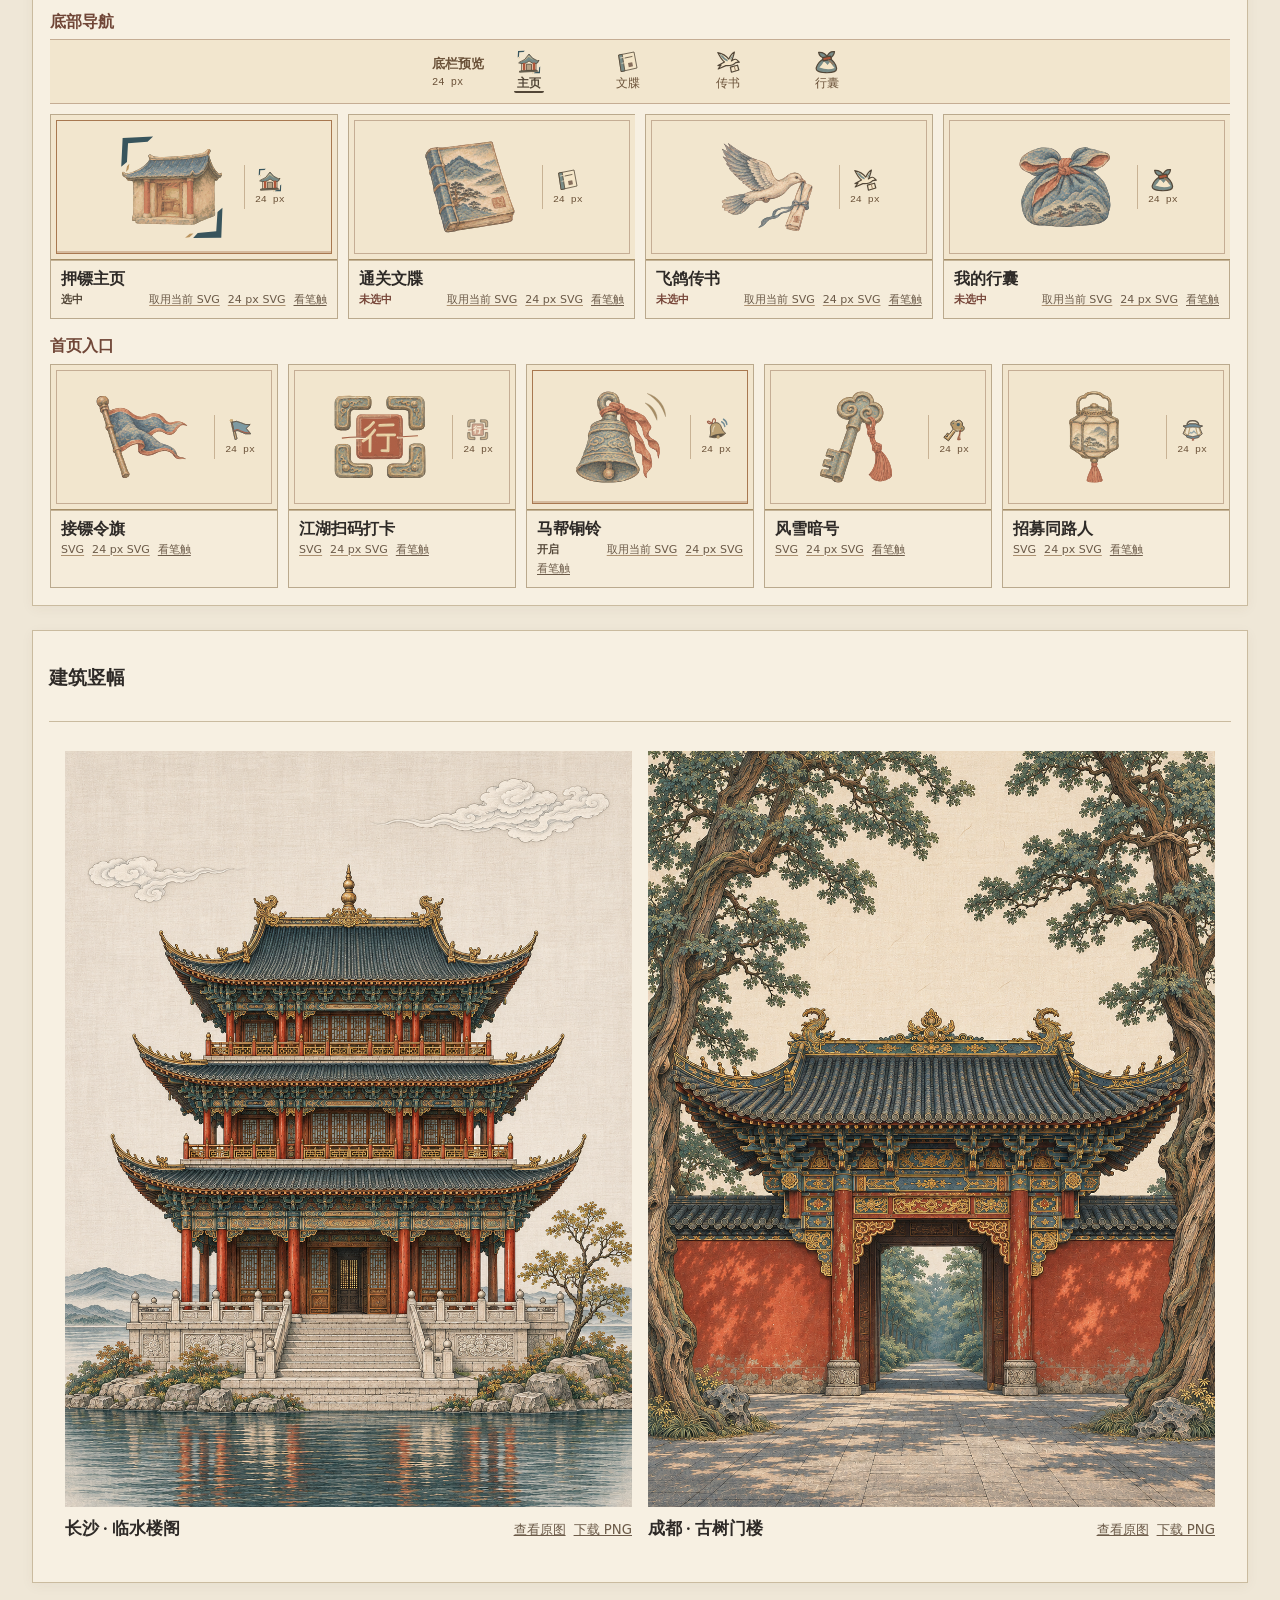
<file: 00_公共资源/物料总看台.html>
<!doctype html>
<html lang="zh-CN" data-preview="light">
<head>
  <meta charset="utf-8">
  <meta name="viewport" content="width=device-width, initial-scale=1">
  <title>物料总看台 · 风雪押镖局</title>
  <link rel="stylesheet" href="./04_界面组件与边框/base_style.css">
  <style>
    :root {
      color-scheme: light;
      --canvas: #efe7d7;
      --paper: #f7f0e2;
      --ink: #2e2a27;
      --quiet: #6b5a48;
      --rule: #cabb9f;
      --stage: var(--fx-night);
      --stage-frame: #ca9c4459;
      --stage-grain: url("data:image/svg+xml,%3Csvg xmlns='http://www.w3.org/2000/svg' width='146' height='101' viewBox='0 0 146 101'%3E%3Cfilter id='f'%3E%3CfeTurbulence type='fractalNoise' baseFrequency='.42 .83' numOctaves='3' stitchTiles='stitch'/%3E%3CfeColorMatrix type='matrix' values='0 0 0 0 .97 0 0 0 0 .84 0 0 0 0 .62 .075 0 0 0 -.024'/%3E%3C/filter%3E%3Cpath d='M0 0h146v101H0z' filter='url(%23f)'/%3E%3C/svg%3E");
      --batch-divider: #d1b68f60;
      --batch-scale: #dfcaa7;
      font-family: "PingFang SC", "Microsoft YaHei", system-ui, sans-serif;
      color: var(--ink);
      background: var(--canvas);
    }

    [data-preview="light"] {
      --stage: var(--fx-preview-paper);
      --stage-frame: #70432959;
      --stage-grain: none;
      --batch-divider: #94734d72;
      --batch-scale: #6b5239;
    }

    [data-preview="green"] {
      --stage: var(--fx-pale-moss);
      --stage-frame: #394c5380;
      --stage-grain: url("data:image/svg+xml,%3Csvg%20xmlns%3D%27http%3A%2F%2Fwww.w3.org%2F2000%2Fsvg%27%20width%3D%2785%27%20height%3D%2761%27%20viewBox%3D%270%200%2085%2061%27%3E%3Cdefs%3E%3Cpattern%20id%3D%27h%27%20width%3D%2785%27%20height%3D%279%27%20patternUnits%3D%27userSpaceOnUse%27%3E%3Cpath%20d%3D%27M-1%202q7-3%2012%200t12%200%2012%200%2012%200%2012%200%2012%200%2015%200M-1%206q7-3%2012%200t12%200%2012%200%2012%200%2012%200%2012%200%2015%200%27%20fill%3D%27none%27%20stroke%3D%27%23555C39%27%20stroke-width%3D%27.65%27%20stroke-opacity%3D%27.23%27%2F%3E%3C%2Fpattern%3E%3Cfilter%20id%3D%27f%27%20x%3D%27-10%25%27%20y%3D%27-10%25%27%20width%3D%27120%25%27%20height%3D%27120%25%27%3E%3CfeTurbulence%20type%3D%27fractalNoise%27%20baseFrequency%3D%27.035%20.067%27%20numOctaves%3D%273%27%20stitchTiles%3D%27stitch%27%2F%3E%3CfeDisplacementMap%20in%3D%27SourceGraphic%27%20scale%3D%277%27%20xChannelSelector%3D%27R%27%20yChannelSelector%3D%27G%27%2F%3E%3C%2Ffilter%3E%3C%2Fdefs%3E%3Cpath%20d%3D%27M-7-7h99v75H-7z%27%20fill%3D%27url(%23h)%27%20filter%3D%27url(%23f)%27%2F%3E%3C%2Fsvg%3E");
      --batch-divider: #555c3970;
      --batch-scale: #282d1c;
    }

    * { box-sizing: border-box; }
    body { margin: 0; }
    button { font: inherit; }
    button, a { -webkit-tap-highlight-color: transparent; }
    a { color: inherit; }
    :focus-visible { outline: 2px solid #9c5a3f; outline-offset: 4px; }

    .masthead {
      color: #efe4ce;
      background:
        repeating-linear-gradient(128deg, #dbbd8720 0 1px, transparent 1px 13px),
        radial-gradient(ellipse at 74% -42%, #394c53, #191e30 59%, var(--fx-night));
      border-top: 4px solid #9db24b;
      border-bottom: 3px double #b6a172;
    }

    .wrap { width: min(1440px, calc(100% - 64px)); margin-inline: auto; }
    .masthead .wrap { position: relative; padding-block: 31px 36px; }
    .masthead .wrap::after { position: absolute; inset: auto 0 12px; border-bottom: 1px solid #b9a47f57; content: ""; }
    .masthead p { margin: 0; }
    .project { color: #d8bd8e; font: 700 1rem / 1.4 var(--fx-serif); letter-spacing: .17em; }
    .masthead h1 { margin: 8px 0 5px; font: 700 clamp(2.2rem, 4vw, 3.6rem) / 1.14 var(--fx-serif); letter-spacing: .065em; }
    .cities { color: #d1c2a7; font-size: .83rem; letter-spacing: .14em; }
    .batch-jump { display: inline-block; color: #ead4a6; margin: 7px 14px 0 0; font-size: .8rem; text-underline-offset: 4px; }
    .batch-jump:focus-visible { outline-color: var(--fx-focus); }

    .board { display: grid; grid-template-columns: minmax(285px, .49fr) minmax(0, 1fr); gap: 24px; align-items: start; padding-block: 23px 44px; }
    .panel { border: 1px solid var(--rule); background: var(--paper); box-shadow: 0 3px 12px #4535250d; }
    .reference { padding: 17px; }
    .specimens { min-width: 0; }
    .panel-head, .specimen-heading {
      display: flex;
      align-items: center;
      justify-content: space-between;
      gap: 12px;
    }
    .panel-head { margin-bottom: 13px; padding-bottom: 11px; border-bottom: 1px solid var(--rule); }
    h2 { margin: 0; font: 700 1.31rem / 1.2 var(--fx-serif); }
    .rubric { color: var(--quiet); font-size: .72rem; }
    .source-grid { display: grid; grid-template-columns: repeat(6, minmax(0, 1fr)); gap: 11px; }
    .source { display: flex; flex-direction: column; align-items: stretch; grid-column: span 2; min-width: 0; text-align: left; border: 0; color: var(--quiet); background: none; padding: 0; cursor: zoom-in; }
    .source.featured { grid-column: span 3; }
    .source-image {
      display: grid;
      place-items: center;
      aspect-ratio: 3 / 4.5;
      overflow: hidden;
      background: #dfd3be;
      border: 1px solid #bfae8e;
    }
    .source.featured .source-image { aspect-ratio: 3 / 4; }
    .source.palette-source .source-image { border: 2px solid #555c39; }
    .source img { display: block; width: 100%; height: 100%; min-height: 0; object-fit: contain; transition: transform 180ms ease; }
    .source:hover img { transform: scale(1.025); }
    .source-label { display: block; margin-top: 5px; font-size: .72rem; }

    .palette { padding: 16px 17px 14px; container-type: inline-size; }
    .color-families { display: grid; grid-template-columns: repeat(12, minmax(0, 1fr)); gap: 9px 12px; }
    .color-family { grid-column: span 3; min-width: 0; }
    .color-family--red { grid-column: span 5; }
    .color-family--gold { grid-column: span 7; }
    .color-family h3 { margin: 0 0 4px; color: #6d251a; font: 700 .88rem / 1.3 var(--fx-serif); }
    .swatches { display: grid; grid-auto-columns: minmax(0, 1fr); grid-auto-flow: column; gap: 5px; margin: 0; padding: 0; list-style: none; }
    .swatches li { min-width: 0; border: 1px solid #cbbba1; background: #f5ecda; }
    .chip { display: block; height: 17px; background: var(--sample); border-bottom: 1px solid #3b2b2524; }
    .swatches strong, .swatches code { display: block; margin-inline: 6px; }
    .swatches strong { margin-top: 3px; font-weight: 650; font-size: .71rem; }
    .swatches code { color: #6b5847; margin-bottom: 3px; font: .68rem / 1.28 ui-monospace, monospace; letter-spacing: .015em; }
    .notes { display: grid; grid-template-columns: 1fr 1fr; gap: 7px 12px; margin: 12px 0 0; color: var(--quiet); font-size: .75rem; line-height: 1.54; }
    .notes div { min-width: 0; }
    .notes dt { display: inline; color: #6f4035; font-weight: 700; margin-right: .35em; }
    .notes dd { display: inline; margin: 0; }

    .specimen-heading { margin-block: 17px 10px; flex-wrap: wrap; scroll-margin-top: 14px; }
    .theme-controls { display: flex; gap: 2px; padding: 3px; border: 1px solid #ac9675; background: #e4d8c4; }
    .theme-controls button { border: 1px solid transparent; padding: 4px 9px; color: #594a3a; background: transparent; font-size: .75rem; cursor: pointer; white-space: nowrap; }
    .theme-controls button:hover { border-color: #967956; }
    .theme-controls button[aria-pressed="true"] { border-color: #8e6834; background: var(--fx-night); color: #f4d07c; }
    .theme-controls button[data-theme="green"][aria-pressed="true"] { border-color: #555c39; background: var(--fx-pale-moss); color: #191e30; }

    .asset-grid { display: grid; grid-template-columns: repeat(2, minmax(0, 1fr)); gap: 12px; }
    .asset { display: flex; flex-direction: column; min-width: 0; margin: 0; background: var(--paper); border: 1px solid #baa98d; }
    .stage {
      position: relative;
      isolation: isolate;
      container-type: inline-size;
      display: grid;
      grid-template-columns: minmax(0, 1fr);
      align-items: center;
      justify-items: center;
      height: 220px;
      padding: 7px;
      overflow: hidden;
      border-bottom: 1px solid #a68e66;
      background-color: var(--stage);
      background-image: var(--stage-grain);
    }
    .stage::after {
      position: absolute;
      inset: 5px;
      border: 1px solid var(--stage-frame);
      content: "";
      pointer-events: none;
    }
    .royal-grid .stage { height: clamp(220px, 22vw, 310px); padding: 12px; }
    .royal-grid .icon-demo { width: 100%; }
    .asset-caption { min-height: 60px; padding: 8px 10px 10px; }
    .asset-name { margin: 0; font: 700 1rem / 1.3 var(--fx-serif); }
    .asset-meta { display: flex; align-items: baseline; flex-wrap: wrap; gap: 1px 8px; margin-top: 3px; font-size: .69rem; line-height: 1.35; color: var(--quiet); }
    .asset-meta a { text-decoration-color: #ab9070; text-underline-offset: 2px; }
    .asset-meta a:hover { color: #8a4738; }
    .status { color: #754437; font-weight: 650; }
    .icon-demo { position: relative; box-sizing: border-box; height: 100%; width: min(100%, 234px); padding: 0; border: 1px solid transparent; background: transparent; cursor: pointer; transition: transform 140ms ease; }
    .icon-demo:hover { transform: translateY(-2px); }
    .icon-demo:active { transform: translateY(2px); }
    .icon-demo:focus-visible { outline: 2px solid var(--fx-focus); outline-offset: -4px; }
    .icon-demo img { position: absolute; inset: 0; display: block; width: 100%; height: 100%; object-fit: contain; pointer-events: none; }
    .icon-lit { opacity: 0; transition: opacity 140ms ease; }
    .icon-demo:hover .icon-lit { opacity: .78; }
    .icon-demo:active .icon-lit, .icon-demo[aria-pressed="true"] .icon-lit { opacity: 1; }
    .ui-demo { width: min(100%, 340px); min-width: 0; display: grid; grid-template-columns: minmax(0, 1fr); justify-items: center; gap: 5px; }
    .ui-demo .fx-button { width: 87%; }
    .ui-demo .fx-story-card { min-height: 98px; padding-inline: 11%; }
    .ui-demo .fx-story-card__body { max-width: 23ch; }
    .modal { width: min(850px, calc(100% - 28px)); max-width: 100%; max-height: 95vh; padding: 16px; border: 1px solid #a48d67; background: var(--paper); color: var(--ink); }
    .modal::backdrop { background: #151a22d9; }
    .modal-head { display: flex; justify-content: space-between; align-items: center; gap: 8px; margin-bottom: 9px; }
    .modal-head button { padding: 4px 11px; border: 1px solid #a48863; background: #eadfc9; cursor: pointer; }
    .modal img { display: block; max-width: 100%; max-height: 79vh; margin-inline: auto; object-fit: contain; }
    .modal .artwork-detail {
      width: min(100%, 710px);
      height: min(74vh, 660px);
      background: var(--stage) var(--stage-grain);
      border: 1px solid var(--stage-frame);
    }

    .icon-batch { grid-column: 1 / -1; padding: 17px; scroll-margin-top: 12px; }
    .batch-heading { margin-bottom: 12px; align-items: flex-start; }
    .batch-hint { margin: 5px 0 0; color: var(--quiet); font-size: .75rem; line-height: 1.45; }
    .batch-group + .batch-group { margin-top: 17px; }
    .batch-group h3 { margin: 0 0 7px; font: 700 1rem / 1.3 var(--fx-serif); color: #704637; }
    .batch-grid { display: grid; grid-template-columns: repeat(4, minmax(0, 1fr)); gap: 10px; }
    .batch-grid--home { grid-template-columns: repeat(5, minmax(0, 1fr)); }
    .batch-card { min-width: 0; margin: 0; border: 1px solid #baa98d; background: #f5ecda; }
    .batch-stage.stage { height: 104px; padding: 0; }
    .batch-switch { width: 100%; height: 100%; display: grid; place-items: center; border: 0; padding: 0; background: transparent; color: inherit; cursor: pointer; }
    .batch-switch:focus-visible { outline: 2px solid var(--batch-scale); outline-offset: -4px; }
    .batch-view { display: grid; grid-template-columns: minmax(0, 1fr) 44px; align-items: center; justify-items: center; width: min(calc(100% - 10px), 152px); pointer-events: none; }
    .batch-view--active, .batch-switch[aria-pressed="true"] .batch-view--default { display: none; }
    .batch-switch[aria-pressed="true"] .batch-view--active { display: grid; }
    .batch-large { display: block; max-width: 100%; height: auto; transition: transform 120ms ease; }
    .batch-switch:hover .batch-large { transform: translateY(-2px); }
    .batch-switch:active .batch-large { transform: translateY(1px); }
    .batch-mini { border-left: 1px solid var(--batch-divider); padding: 3px 0 3px 7px; justify-self: stretch; display: grid; justify-items: center; gap: 2px; color: var(--batch-scale); font: .62rem / 1.25 ui-monospace, monospace; white-space: nowrap; }
    .batch-mini img { display: block; }
    .batch-card .asset-caption { min-height: 55px; }

    @media (max-width: 1160px) {
      .wrap { width: calc(100% - 40px); }
      .board { gap: 17px; }
    }

    @media (max-width: 800px) {
      .board { grid-template-columns: 1fr; }
      .source-grid { grid-template-columns: repeat(4, minmax(0, 1fr)); }
      .source, .source.featured { grid-column: auto; }
      .source.featured .source-image, .source-image { aspect-ratio: 3 / 4.2; }
    }

    @media (max-width: 900px) {
      .batch-grid--home { grid-template-columns: repeat(3, minmax(0, 1fr)); }
    }

    @media (max-width: 630px) {
      .batch-grid { grid-template-columns: repeat(2, minmax(0, 1fr)); gap: 8px; }
    }

    @container (max-width: 740px) {
      .color-family:not(.color-family--red, .color-family--gold) { grid-column: span 6; }
    }

    @container (max-width: 520px) {
      .color-family--red, .color-family--gold { grid-column: span 12; }
    }

    @media (max-width: 490px) {
      .wrap { width: calc(100% - 24px); }
      .reference, .palette { padding: 12px; }
      .source-grid { grid-template-columns: repeat(3, minmax(0, 1fr)); gap: 8px; }
      .notes { grid-template-columns: 1fr; gap: 4px; }
      .swatches { gap: 4px; }
      .swatches strong, .swatches code { margin-inline: 3px; font-size: .63rem; }
      .swatches code { letter-spacing: -.025em; }
      .asset-grid { gap: 8px; }
      .stage { height: 166px; }
      .royal-grid { grid-template-columns: 1fr; }
      .royal-grid .stage { height: min(255px, 68vw); }
      .asset-name { font-size: .88rem; }
      .ui-demo .fx-story-card { padding-bottom: 15px; }
      .icon-batch { padding: 12px; }
      .batch-heading { flex-wrap: wrap; }
    }

    @media (prefers-reduced-motion: reduce) {
      .source img, .icon-demo, .icon-lit, .batch-large { transition: none; }
    }
    .scenes {grid-column:1/-1; min-width:0; padding:16px}
    #city-scenes .scene-grid {padding:0}
    #city-scenes .panel-head {scroll-margin-top:12px}
    .scene-grid {display:grid;grid-template-columns:repeat(2,minmax(0,1fr));gap:16px;padding:16px}
    .scene-grid figure {margin:0}
    .scene-grid img {display:block;width:100%;height:auto}
    .scene-grid figcaption {display:flex;align-items:baseline;flex-wrap:wrap;gap:8px;padding:10px 0;color:var(--quiet);font-size:.83rem}
    .scene-grid strong {margin-right:auto;font:700 1.05rem var(--fx-serif);color:var(--ink)}
    @media(max-width:540px){.scene-grid{grid-template-columns:1fr}}
    .palette .color-families {display:grid;grid-template-columns:repeat(2,minmax(0,1fr));gap:14px 16px}
    .pigment {min-width:0;background:#f4e9d3;border:1px solid #c5b597}
    .pigment-detail {height:56px;background:url("./01_风格参考图/青绿山水_行旅驿站.png") var(--px) var(--py) / 460% auto;border-bottom:1px solid #b49a70}
    .pigment-data {padding:8px 10px 10px}
    .pigment h3 {margin:0 0 8px;color:var(--fx-ink-outline);display:flex;align-items:baseline;justify-content:space-between;gap:4px;font:700 1.08rem/1.4 var(--fx-serif)}
    .pigment h3 small {font:400 .68rem/1.4 var(--fx-serif);color:#6a604e}
    .pigment .swatches {gap:8px}.pigment .swatches li{border:0;background:none}
    .pigment .chip {height:8px;border:0}.pigment .swatches strong,.pigment .swatches code{margin-inline:0}
    .palette .notes {border-top:1px solid #bdab8b;padding-top:12px}
    @container (max-width:490px){.palette .color-families{grid-template-columns:1fr 1fr;gap:7px}.pigment-data{padding:6px}.pigment h3{display:block}.pigment h3 small{display:block}.pigment .swatches{gap:4px}.pigment-detail{height:44px}.pigment .swatches code{font-size:.60rem}}
    .batch-stage.stage{height:126px}.batch-large{width:90px;height:90px}.batch-card .asset-caption{border-top:1px solid #c3b296}
    .state-tones{display:flex;flex-wrap:wrap;align-items:center;gap:.4rem .95rem;margin-top:14px;color:#574b3c;font-size:.74rem}.state-tones strong{font-family:var(--fx-serif)}.state-tones span{display:inline-flex;align-items:center;gap:.24rem}.state-tones i{width:.76rem;height:.76rem;border:1px solid #ad9c7f;background:var(--c)}.state-tones code{font-size:.69rem}
    .batch-stage.stage:has([aria-pressed="true"])::after{border-color:#a87850;box-shadow:inset 0 -2px #a8785066}
    .nav-trial{display:flex;align-items:center;justify-content:center;gap:24px;padding:8px 10px;background:var(--stage);color:var(--batch-scale);border-block:1px solid var(--stage-frame);margin-bottom:10px}.nav-trial>span{font:700 .83rem var(--fx-serif)}.nav-trial small{display:block;font:.65rem monospace;margin-top:3px}.trial-tabs{display:flex;width:min(100%,340px);justify-content:space-between;gap:4px}.trial-tabs button{cursor:pointer;color:inherit;background:none;border:0;min-width:42px;min-height:44px;display:grid;place-items:center;gap:2px;padding:2px 5px;font:500 .72rem var(--fx-serif)}.trial-tabs button[aria-pressed="true"]{font-weight:800}.theme-controls button::before{content:"";display:inline-block;vertical-align:middle;margin-right:.3em;width:.7em;height:.7em;border-radius:50%;background:var(--dot);border:1px solid #91846e}.theme-controls [data-theme="light"]{--dot:var(--fx-preview-paper)}.theme-controls [data-theme="dark"]{--dot:var(--fx-night)}.theme-controls [data-theme="green"]{--dot:var(--fx-pale-moss)}
    @media(max-width:520px){.nav-trial{gap:7px}.batch-heading .theme-controls button{padding:.28rem .36rem}.batch-stage.stage{height:119px}}
    .ink-spec{display:grid;grid-template-columns:1fr 1fr;gap:10px 16px;border-block:1px solid #baa485;margin:12px 0 0;padding:10px 0;color:var(--fx-ink-outline)}.ink-spec dt{font:700 .83rem var(--fx-serif)}.ink-spec dd{margin:4px 0 0;font:.73rem/1.5 var(--fx-serif)}.ink-spec b,.verm{display:inline-grid;place-items:center;width:1.3rem;height:1.3rem;vertical-align:middle;margin-right:.35em;border:1px solid #b29c7d}.ink-dark{color:var(--fx-silk-light);background:var(--fx-night)}.ink-paper{color:var(--fx-ink-outline);background:var(--fx-preview-paper)}.verm{background:var(--fx-seal)}.trial-tabs button[aria-pressed="true"] span{background:var(--fx-selected);color:var(--fx-silk-light);padding:0 .3em;line-height:1.3;border-radius:2px}.batch-card .asset-meta{justify-content:space-between}.batch-card .asset-meta a{white-space:nowrap}
    .batch-view {width:min(calc(100% - 12px),188px);grid-template-columns:minmax(0,1fr) 44px}.batch-large{width:108px;height:auto}.batch-stage.stage{height:145px}
    @media(max-width:650px){.batch-stage.stage{height:117px}.batch-card .asset-meta{gap:3px}.batch-card .asset-meta a{font-size:.7rem}}
    .interaction-spec{font:.76rem/1.55 var(--fx-serif);margin-top:10px;color:var(--fx-ink-outline)}.interaction-spec summary{cursor:pointer;font-weight:700}.interaction-spec dl{display:grid;grid-template-columns:max-content 1fr;gap:3px 12px;margin:5px 0 0}.interaction-spec dt,.interaction-spec dd{margin:0}.interaction-spec dt{font-weight:700}
    .batch-switch:hover:not(:disabled){box-shadow:inset 0 0 0 1px var(--fx-hover)}.batch-switch:active{box-shadow:inset 0 0 0 1px var(--fx-pressed)}.batch-switch:focus-visible,.trial-tabs button:focus-visible{outline:2px solid var(--fx-ink-outline);outline-offset:-3px;box-shadow:inset 0 0 0 5px var(--fx-silk-light)}.batch-switch:disabled,.trial-tabs button:disabled{color:var(--fx-disabled);filter:saturate(.22);cursor:default}
    .trial-tabs button[aria-pressed="true"] span{color:var(--fx-ink-outline);background:transparent;font-weight:800;text-decoration:underline;text-decoration-thickness:1.5px;text-underline-offset:3px}
    [data-preview="dark"] .trial-tabs button[aria-pressed="true"] span{color:var(--fx-silk-light)}
    .state-proof{display:flex;flex-wrap:wrap;gap:8px;margin-top:7px}.state-proof span{padding:2px 8px;background:var(--fx-preview-paper);border:1px solid #bcad91;color:var(--fx-ink-outline)}.state-proof .sample-hover{border-color:var(--fx-hover)}.state-proof .sample-down{border-color:var(--fx-pressed);transform:translateY(1px)}.state-proof .sample-focus{outline:2px solid var(--fx-ink-outline);outline-offset:1px}.state-proof .sample-off{color:var(--fx-disabled);background:#ede6d8}
    .state-proof button{border:1px solid #bdad90;background:var(--fx-preview-paper);color:var(--fx-ink-outline);font:inherit;line-height:1.3;min-height:30px;padding:3px 11px}.state-proof .sample-hover,.state-proof button:hover:enabled{border-color:var(--fx-hover);background:#e4e7d9}.state-proof .sample-down,.state-proof button:active:enabled{border-color:var(--fx-pressed);transform:translateY(1px);box-shadow:inset 0 -2px var(--fx-pressed)}.state-proof .sample-focus,.state-proof button:focus-visible{outline:2px solid var(--fx-ink-outline);outline-offset:2px;box-shadow:0 0 0 2px var(--fx-silk-light)}.state-proof button:disabled{color:var(--fx-disabled);background:#ede6d8}.nav-trial>span{white-space:nowrap}.trial-tabs button[aria-pressed="true"] span {box-shadow:none;background:none;text-decoration:none;border-bottom:2px solid currentColor}.trial-tabs button span{border-bottom:2px solid transparent}.batch-card:has(.batch-switch[aria-pressed="true"]) .status{font-weight:bold;color:var(--fx-ink-outline)}
    .inspect-mini{font:inherit;padding:0;border:0;color:inherit;background:none;text-decoration:underline;text-underline-offset:2px;cursor:zoom-in}.batch-card .asset-meta{justify-content:flex-start;gap:4px 8px}.batch-card .asset-meta .status{margin-right:auto}
    .state-proof{gap:12px;padding:8px 4px 5px}.state-proof button{min-width:58px;min-height:34px;font-weight:650}.state-proof .sample-down[aria-pressed="true"],.state-proof button:active:enabled{background:#d7c4a1;color:#533b2c;border-color:var(--fx-pressed);box-shadow:inset 0 3px 0 #9f805c;transform:translateY(2px)}.state-proof .sample-down[aria-pressed="false"]{transform:none;box-shadow:0 2px 0 #baa785;background:var(--fx-preview-paper);border-color:#bdad90}.state-proof .sample-focus,.state-proof button:focus-visible{outline:2px solid var(--fx-ink-outline);outline-offset:3px;box-shadow:0 0 0 3px var(--fx-silk-light)}.batch-switch:active .batch-large{transform:translateY(2px)}
    .pick-pigment{display:block;width:100%;text-align:left;border:none;padding:0;color:inherit;background:transparent;cursor:copy}.pick-pigment:hover .chip,.pick-pigment:focus-visible .chip{outline:1px solid var(--fx-ink-outline);outline-offset:1px}.pigment-result{font:.73rem/1.5 var(--fx-serif);color:var(--fx-ink-outline);display:block;min-height:1.5em;margin-top:6px}.pigment-result:before{content:"";display:inline-block;width:.67em;height:.67em;vertical-align:middle;margin-right:.4em;background:var(--picked,var(--fx-silk-warm));border:1px solid #bca785}
  .copy-tone{color:inherit;background:transparent;border:0;padding:.13em .22em;cursor:copy;font:inherit}.copy-tone code{text-decoration:underline dotted;text-underline-offset:3px}.copy-tone:hover,.copy-tone:focus-visible{background:var(--fx-silk-light);outline:1px solid var(--fx-hover);outline-offset:1px}.state-tones .copy-tone{min-height:28px}.copied-color:after{content:"已复制";color:currentColor;margin-left:.22em}
    [data-hex]{position:relative}.copied-color:after{position:absolute;left:0;bottom:100%;padding:2px 6px;z-index:4;color:var(--fx-silk-light);background:var(--fx-ink-outline);white-space:nowrap;font:12px/1.5 var(--fx-serif);}
    .mix-chip{display:inline-block;width:1em;height:1em;vertical-align:middle;background:var(--mix);border:1px solid var(--fx-ink-fine);margin-right:.25em}#mix-weight{width:5.5em;vertical-align:middle}
    .state-proof .sample-off,.trial-tabs button:disabled,.batch-switch:disabled{color:var(--fx-disabled);opacity:1;filter:none}
    [data-preview="dark"] .trial-tabs button:disabled,[data-preview="dark"] .batch-switch:disabled{color:var(--fx-disabled-night)}
    .state-proof .sample-off,.batch-switch:disabled,.trial-tabs button:disabled{border:1px dashed currentColor;cursor:not-allowed;text-decoration:none}
    .state-proof .sample-off,.batch-switch:disabled,.trial-tabs button:disabled{color:var(--fx-disabled);background:var(--fx-disabled-surface);border:1px dashed currentColor;border-radius:2px}
    [data-preview="dark"] :is(.state-proof .sample-off,.batch-switch:disabled,.trial-tabs button:disabled){color:var(--fx-disabled-night);background:var(--fx-disabled-surface-night)}
    .state-proof .sample-off svg{vertical-align:-.12em}
    html[data-preview] .state-proof button.sample-off:disabled{background:var(--fx-disabled-surface);color:var(--fx-disabled)}
    html[data-preview="dark"] .state-proof button.sample-off:disabled{background:var(--fx-disabled-surface-night);color:var(--fx-disabled-night)}
  </style>
</head>
<body>
  <header class="masthead">
    <div class="wrap">
      <p class="project">大冰的小屋 · 风雪押镖局</p>
      <h1>物料总看台</h1>
      <p class="cities">丽江 / 济南 / 成都 / 拉萨</p>
      <a class="batch-jump" href="#royal-specimens">验收全套物料</a>
      <a class="batch-jump" href="#pigments">绢本设色色谱</a>
      <a class="batch-jump" href="#specimen-objects">马帮行旅物料</a>
      <a class="batch-jump" href="#icon-batch">导航与首页入口</a>
      <a class="batch-jump" href="#city-scenes">查看城市景图</a>
    </div>
  </header>

  <main class="wrap board">
    <section class="panel scenes" id="city-scenes" aria-labelledby="scenes-title"><div class="panel-head" id="royal-specimens"><h2 id="scenes-title">城市景图 · 绢本青绿山水</h2><a href="./01_风格参考图/青绿山水_行旅驿站.png">画风参考</a></div><div class="scene-grid"><figure><a href="./06_城市景图/scene_changsha_shanshui.png" data-scene-zoom aria-label="放大长沙 · 水阁行旅"><img decoding="async" width="1536" height="1024" src="./06_城市景图/scene_changsha_shanshui.png" alt="三层临水楼阁下有行旅与驮马，江面倒映远山"></a><figcaption><strong>长沙 · 水阁行旅</strong><a href="./01_风格参考图/城市原图/长沙.png" data-scene-zoom>建筑原图</a><a href="./06_城市景图/scene_changsha_shanshui.png" download>下载 PNG</a></figcaption></figure><figure><a href="./06_城市景图/scene_chengdu_shanshui.png" data-scene-zoom aria-label="放大成都 · 古道入城"><img decoding="async" width="1536" height="1024" src="./06_城市景图/scene_chengdu_shanshui.png" alt="两树夹门，行人牵马循石径走向朱墙门楼"></a><figcaption><strong>成都 · 古道入城</strong><a href="./01_风格参考图/城市原图/成都.png" data-scene-zoom>建筑原图</a><a href="./06_城市景图/scene_chengdu_shanshui.png" download>下载 PNG</a></figcaption></figure></div></section>

    <section class="panel reference" aria-labelledby="reference-title">
      <div class="panel-head">
        <h2 id="reference-title">风格原图</h2>
        <span class="rubric">9 张 · 点击放大</span>
      </div>
      <div class="source-grid">
        <button class="source featured palette-source" type="button">
          <span class="source-image"><img src="./01_风格参考图/青绿山水_行旅驿站.png" alt="行旅驿站图中的石青山脊、淡墨衣纹与绢色留白"></span>
          <span class="source-label">统一画风 · 绢本青绿行旅图</span>
        </button>
        <button class="source featured palette-source" type="button">
          <span class="source-image"><img src="./01_风格参考图/a8d0b7cba4badd31e26e2c8cf6c5d2bc.jpg" alt="黛青衣料、朱漆包边、绒缘和分片铠甲的古甲武将立绘"></span>
          <span class="source-label">器物结构 · 古甲武将立绘</span>
        </button>
        <button class="source featured" type="button">
          <span class="source-image"><img src="./01_风格参考图/644ecd38ddf0ed520d50410c8de0763d.jpg" alt="青绿衬色、靛墨外框和朱红廊柱"></span>
          <span class="source-label">青绿山门 · 靛墨与阶梯边框</span>
        </button>
        <button class="source" type="button">
          <span class="source-image"><img src="./01_风格参考图/b88705b533806a84e45352ea5c16d56c.jpg" alt="象牙纸底上的深青彩绘斗拱与金线檐口"></span>
          <span class="source-label">彩绘斗拱 · 纸纤维与折角</span>
        </button>
        <button class="source" type="button">
          <span class="source-image"><img src="./01_风格参考图/2a58c489768944aadcdb5adcbc039f5a.jpg" alt="赭纸底上的蓝绿楼阁与远山"></span>
          <span class="source-label">楼阁 · 石青与赭纸</span>
        </button>
        <button class="source" type="button">
          <span class="source-image"><img src="./01_风格参考图/52f07a7b96c980bd2398ab1ff8127b2a.jpg" alt="标有引线的多层亭塔结构图"></span>
          <span class="source-label">亭塔 · 双线与排线</span>
        </button>
        <button class="source" type="button">
          <span class="source-image"><img src="./01_风格参考图/62b733c0a9e0007dd44d3d3961c0f15b.jpg" alt="暖纸上的七层砖塔与左上方朱印"></span>
          <span class="source-label">砖塔 · 块面阴影与朱印</span>
        </button>
        <button class="source" type="button">
          <span class="source-image"><img src="./01_风格参考图/bd29752f68a6137f007f522ba0817431.jpg" alt="泥金云纹衬底前的飞鹤、朱红楼宇和靛蓝云海"></span>
          <span class="source-label">飞鹤 · 羽片与云纹</span>
        </button>
        <button class="source" type="button">
          <span class="source-image"><img src="./01_风格参考图/d0824fd3e23aad343577358e2cd7aed9.jpg" alt="题字古纸上层叠的靛蓝塔檐与檐角小铃"></span>
          <span class="source-label">古塔 · 靛瓦与檐铃</span>
        </button>
      </div>
    </section>

    <section class="specimens" id="samples" aria-labelledby="samples-title">
      <section class="panel palette" id="pigments" aria-labelledby="palette-title">
        <div class="panel-head">
          <h2 id="palette-title">绢本设色色谱</h2>
          <span class="rubric">行旅图局部 / sRGB</span>
        </div>
        <div class="color-families"><article class="pigment"><div class="pigment-detail" style="--px:85%;--py:56%" aria-hidden="true"></div><div class="pigment-data"><h3>朱砂<small>廊柱 · 朱漆</small></h3><ul class="swatches"><li><button type="button" class="pick-pigment" data-hex="#A35F46" aria-label="复制朱柱设色 #A35F46"><span class="chip" style="--sample:var(--fx-pillar)"></span><strong>朱柱设色</strong><code>#A35F46</code></button></li><li><button type="button" class="pick-pigment" data-hex="#8C4E3A" aria-label="复制朱漆背光 #8C4E3A"><span class="chip" style="--sample:var(--fx-pillar-shadow)"></span><strong>朱漆背光</strong><code>#8C4E3A</code></button></li></ul></div></article><article class="pigment"><div class="pigment-detail" style="--px:78%;--py:41%" aria-hidden="true"></div><div class="pigment-data"><h3>赭金<small>檐脊 · 描金</small></h3><ul class="swatches"><li><button type="button" class="pick-pigment" data-hex="#D8BD90" aria-label="复制暖金受光 #D8BD90"><span class="chip" style="--sample:var(--fx-gold-light)"></span><strong>暖金受光</strong><code>#D8BD90</code></button></li><li><button type="button" class="pick-pigment" data-hex="#BC955F" aria-label="复制赭金刻线 #BC955F"><span class="chip" style="--sample:var(--fx-gold-line)"></span><strong>赭金刻线</strong><code>#BC955F</code></button></li></ul></div></article><article class="pigment"><div class="pigment-detail" style="--px:32%;--py:15%" aria-hidden="true"></div><div class="pigment-data"><h3>石青<small>山峦 · 石青</small></h3><ul class="swatches"><li><button type="button" class="pick-pigment" data-hex="#77919B" aria-label="复制山体石青 #77919B"><span class="chip" style="--sample:var(--fx-mountain)"></span><strong>山体石青</strong><code>#77919B</code></button></li><li><button type="button" class="pick-pigment" data-hex="#48636C" aria-label="复制青黛背阴 #48636C"><span class="chip" style="--sample:var(--fx-mountain-shadow)"></span><strong>青黛背阴</strong><code>#48636C</code></button></li></ul></div></article><article class="pigment"><div class="pigment-detail" style="--px:8%;--py:50%" aria-hidden="true"></div><div class="pigment-data"><h3>褐墨<small>松干 · 褐墨</small></h3><ul class="swatches"><li><button type="button" class="pick-pigment" data-hex="#968062" aria-label="复制淡墨细线 #968062"><span class="chip" style="--sample:var(--fx-ink-fine)"></span><strong>淡墨细线</strong><code>#968062</code></button></li><li><button type="button" class="pick-pigment" data-hex="#524637" aria-label="复制褐墨轮廓 #524637"><span class="chip" style="--sample:var(--fx-ink-outline)"></span><strong>褐墨轮廓</strong><code>#524637</code></button></li></ul></div></article><article class="pigment"><div class="pigment-detail" style="--px:31%;--py:50%" aria-hidden="true"></div><div class="pigment-data"><h3>苔绿<small>山脚 · 苔点</small></h3><ul class="swatches"><li><button type="button" class="pick-pigment" data-hex="#A7B4A5" aria-label="复制远山灰绿 #A7B4A5"><span class="chip" style="--sample:var(--fx-hill)"></span><strong>远山灰绿</strong><code>#A7B4A5</code></button></li><li><button type="button" class="pick-pigment" data-hex="#78816B" aria-label="复制苔点 #78816B"><span class="chip" style="--sample:var(--fx-moss)"></span><strong>苔点</strong><code>#78816B</code></button></li></ul></div></article><article class="pigment"><div class="pigment-detail" style="--px:72%;--py:6%" aria-hidden="true"></div><div class="pigment-data"><h3>暖绢<small>云烟 · 绢底</small></h3><ul class="swatches"><li><button type="button" class="pick-pigment" data-hex="#F5E6C8" aria-label="复制亮绢 #F5E6C8"><span class="chip" style="--sample:var(--fx-silk-light)"></span><strong>亮绢</strong><code>#F5E6C8</code></button></li><li><button type="button" class="pick-pigment" data-hex="#E9D6AF" aria-label="复制暖绢 #E9D6AF"><span class="chip" style="--sample:var(--fx-silk-warm)"></span><strong>暖绢</strong><code>#E9D6AF</code></button></li></ul></div></article></div><output class="pigment-result" aria-live="polite">点色票复制 HEX 色值</output><details class="interaction-spec"><summary>取用同款间色</summary><p>画稿以十二种基色设色，暗部、印面、金边另取黛蓝墨、印面朱和亮边金。分色矢量中的细碎笔触为两色叠染的 sRGB 数字近似。任选两支基色，每次按 12.5% 调整混合比例即可复现间色。</p><label>第一色 <select id="mix-a"></select></label> <label>第二色 <select id="mix-b"></select></label> <label>第二色用量 <input id="mix-weight" type="range" min="0" max="8" value="3"></label> <button id="mix-copy" type="button" class="copy-tone" data-label="间色" data-hex="#9CB4AB"><i class="mix-chip"></i><code></code></button> <output id="mix-ratio"></output></details><dl class="ink-spec"><div><dt>正文与签注</dt><dd><b class="ink-paper">墨</b>褐墨 <button type="button" class="copy-tone" data-hex="#524637" data-label="褐墨" aria-label="复制褐墨 #524637" title="复制 #524637"><code>#524637</code></button> 配暖绢底；用于小字与勾形。</dd></div><div><dt>深底反白</dt><dd><b class="ink-dark">绢</b>亮绢 <button type="button" class="copy-tone" data-hex="#F5E6C8" data-label="亮绢" aria-label="复制亮绢 #F5E6C8" title="复制 #F5E6C8"><code>#F5E6C8</code></button> 配黛蓝墨底；用于标签与细轮廓。</dd></div><div><dt>描金与淡染</dt><dd>赭金、亮绢用于高光和装饰；淡墨 <button type="button" class="copy-tone" data-hex="#968062" data-label="淡墨" aria-label="复制淡墨 #968062" title="复制 #968062"><code>#968062</code></button> 用于有实线衬托的纹饰。正文、图标外缘与小字号使用褐墨；石青、苔绿、赭金只用于着色与提光。</dd></div><div><dt>关防朱印</dt><dd><i class="verm"></i>印面朱 <button type="button" class="copy-tone" data-hex="#C87454" data-label="印面朱" aria-label="复制印面朱 #C87454" title="复制 #C87454"><code>#C87454</code></button> 仅用于章面与纹饰。小字统一用褐墨或亮绢。</dd></div></dl><details class="interaction-spec" open><summary>24 px 笔色与交互状态</summary><dl><dt>小稿三笔</dt><dd>褐墨 <button type="button" class="copy-tone" data-hex="#524637" data-label="褐墨" aria-label="复制褐墨 #524637" title="复制 #524637"><code>#524637</code></button> 勾形，石青 <button type="button" class="copy-tone" data-hex="#658797" data-label="石青提边" aria-label="复制石青提边 #658797" title="复制 #658797"><code>#658797</code></button> 着色，亮绢 <button type="button" class="copy-tone" data-hex="#F5E6C8" data-label="亮绢" aria-label="复制亮绢 #F5E6C8" title="复制 #F5E6C8"><code>#F5E6C8</code></button> 留光；印与系绳局部用朱砂 <button type="button" class="copy-tone" data-hex="#A35F46" data-label="朱砂" aria-label="复制朱砂 #A35F46" title="复制 #A35F46"><code>#A35F46</code></button>，朱柱与行囊结取受光朱 <button type="button" class="copy-tone" data-hex="#AF5639" data-label="朱柱受光" aria-label="复制朱柱受光 #AF5639" title="复制 #AF5639"><code>#AF5639</code></button>。</dd><dt>选中</dt><dd>选中前后保留同一张原画、原尺寸；左上与右下添两笔引首角印。标签只加粗并以正文色画 2 px 短线。浅底以青黛 <button type="button" class="copy-tone" data-label="浅底角印" data-hex="#38545C"><code>#38545C</code></button> 收角，深底改用亮绢 <button type="button" class="copy-tone" data-label="深底角印" data-hex="#F5E6C8"><code>#F5E6C8</code></button>。与底色的亮度对比分别约 6.6∶1 和 14.7∶1。</dd><dt>悬停 / 按下</dt><dd>石青 <button type="button" class="copy-tone" data-hex="#658797" data-label="石青提边" aria-label="复制石青提边 #658797" title="复制 #658797"><code>#658797</code></button> 提边；按下移 2 px，朱砂 <button type="button" class="copy-tone" data-hex="#99523D" data-label="按下收边" aria-label="复制按下收边 #99523D" title="复制 #99523D"><code>#99523D</code></button> 收边，绢面同时压暗。</dd><dt>键盘焦点</dt><dd>双层墨、绢焦点环；三种底色都保留边界。</dd><dt>不可用</dt><dd>浅底用黛蓝底配灰绿字 <button type="button" class="copy-tone" data-hex="#A7B4A5" data-label="锁定灰绿" aria-label="复制锁定灰绿 #A7B4A5"><code>#A7B4A5</code></button>；深底用暖金底配褐墨字 <button type="button" class="copy-tone" data-hex="#524637" data-label="锁定褐墨" aria-label="复制锁定褐墨 #524637"><code>#524637</code></button>。锁形、虚线与「不可用」标签共同标出状态。</dd></dl><div class="state-proof" aria-label="状态用色样张"><button type="button" class="sample-hover">悬停</button><button type="button" class="sample-down" aria-pressed="true">按下</button><button type="button" class="sample-focus">焦点</button><button type="button" class="sample-off" disabled><svg viewBox="0 0 16 16" width="13" height="13" aria-hidden="true"><path d="M4.8 7V5a3.2 3.2 0 0 1 6.4 0v2M3.5 7.5h9v6h-9Z" fill="none" stroke="currentColor" stroke-width="1.5"/><path d="M8 9.2v2.2" stroke="currentColor" stroke-width="1.4"/></svg> 不可用</button></div></details><div class="state-tones"><strong>界面用色</strong><button type="button" class="copy-tone" data-hex="#38545C" data-label="浅底角印" aria-label="复制浅底角印 #38545C" title="复制 #38545C"><i style="--c:var(--fx-selected)"></i>浅底角印 <code>#38545C</code></button><button type="button" class="copy-tone" data-hex="#DCC595" data-label="深底亮边" aria-label="复制深底亮边 #DCC595" title="复制 #DCC595"><i style="--c:var(--fx-edge-night)"></i>深底亮边 <code>#DCC595</code></button><button type="button" class="copy-tone" data-hex="#F5E6C8" data-label="深底角印" aria-label="复制深底角印 #F5E6C8" title="复制 #F5E6C8"><i style="--c:var(--fx-selected-night)"></i>深底角印 <code>#F5E6C8</code></button><button type="button" class="copy-tone" data-hex="#111523" data-label="黛蓝墨底" aria-label="复制黛蓝墨底 #111523" title="复制 #111523"><i style="--c:var(--fx-night)"></i>黛蓝墨底 <code>#111523</code></button><button type="button" class="copy-tone" data-hex="#F2E6CE" data-label="暖绢底" aria-label="复制暖绢底 #F2E6CE" title="复制 #F2E6CE"><i style="--c:var(--fx-preview-paper)"></i>暖绢底 <code>#F2E6CE</code></button><button type="button" class="copy-tone" data-hex="#B4C4AC" data-label="淡苔底" aria-label="复制淡苔底 #B4C4AC" title="复制 #B4C4AC"><i style="--c:var(--fx-pale-moss)"></i>淡苔底 <code>#B4C4AC</code></button><a href="./04_界面组件与边框/base_style.css" download>取用整套 CSS 色值</a></div><dl class="notes">
          <div><dt>织物</dt><dd>燕尾旗随布褶起伏，朱砂马甲以斜向绗线、盘扣和下摆山纹区分软硬材质。</dd></div>
          <div><dt>器型</dt><dd>玻璃瓶用方印塞、折肩和收足成形，窄题签下方留出液面与玻璃厚度。</dd></div>
          <div><dt>文书</dt><dd>飞鸽携折件，通关文牒以线装册页承托山水和四城名录。故事卡沿用册页的山脚与装订线。</dd></div>
          <div><dt>墨线与用色</dt><dd>褐墨细线循瓦面、羽轴与瓶肩走向收笔。导航保留主轮廓，用短线和留白区分材质。</dd></div>
        </dl>
      </section>

      <div class="specimen-heading" id="specimen-objects">
        <h2 id="samples-title">马帮行旅物料</h2>
        <div class="theme-controls" role="group" aria-label="样品预览底色">
          <button type="button" data-theme="green" aria-pressed="false" title="#B4C4AC">淡苔底</button>
          <button type="button" data-theme="dark" aria-pressed="false" title="#111523">黛蓝墨底</button>
          <button type="button" data-theme="light" aria-pressed="true" title="#F2E6CE">暖绢底</button>
        </div>
      </div>

      <div class="asset-grid royal-grid">
        <figure class="asset">
          <div class="stage">
            <button class="icon-demo" type="button" aria-label="测试押镖令旗与铜铃的高亮态" aria-pressed="false" data-status="flag-state">
              <img src="./02_交互图标库/icon_biaoqi.svg" alt="">
              <img class="icon-lit" src="./02_交互图标库/icon_biaoqi.svg#highlight" alt="">
            </button>
          </div>
          <figcaption class="asset-caption">
            <h3 class="asset-name">押镖令旗与铜铃</h3>
            <div class="asset-meta"><output class="status" id="flag-state">默认态</output><a href="./02_交互图标库/icon_biaoqi.svg" data-artwork-zoom>放大细看</a><a href="./02_交互图标库/icon_biaoqi.svg">SVG</a><a href="./02_交互图标库/icon_biaoqi.svg#highlight">高亮 SVG</a></div>
          </figcaption>
        </figure>
        <figure class="asset">
          <div class="stage">
            <button class="icon-demo" type="button" aria-label="测试风雪镖师红马甲的高亮态" aria-pressed="false" data-status="vest-state">
              <img src="./03_活动产品与周边/gift_hongmajia.svg" alt="">
              <img class="icon-lit" src="./03_活动产品与周边/gift_hongmajia.svg#highlight" alt="">
            </button>
          </div>
          <figcaption class="asset-caption">
            <h3 class="asset-name">风雪镖师 · 红马甲</h3>
            <div class="asset-meta"><output class="status" id="vest-state">默认态</output><a href="./03_活动产品与周边/gift_hongmajia.svg" data-artwork-zoom>放大细看</a><a href="./03_活动产品与周边/gift_hongmajia.svg">SVG</a><a href="./03_活动产品与周边/gift_hongmajia.svg#highlight">高亮 SVG</a></div>
          </figcaption>
        </figure>
        <figure class="asset">
          <div class="stage">
            <button class="icon-demo" type="button" aria-label="测试风雪特调玻璃瓶的高亮态" aria-pressed="false" data-status="can-state">
              <img src="./03_活动产品与周边/gift_jiuguan.svg" alt="">
              <img class="icon-lit" src="./03_活动产品与周边/gift_jiuguan.svg#highlight" alt="">
            </button>
          </div>
          <figcaption class="asset-caption">
            <h3 class="asset-name">风雪特调 · 方印切面玻璃瓶</h3>
            <div class="asset-meta"><output class="status" id="can-state">默认态</output><a href="./03_活动产品与周边/gift_jiuguan.svg" data-artwork-zoom>放大细看</a><a href="./03_活动产品与周边/gift_jiuguan.svg">SVG</a><a href="./03_活动产品与周边/gift_jiuguan.svg#highlight">高亮 SVG</a></div>
          </figcaption>
        </figure>
        <figure class="asset">
          <div class="stage">
            <button class="icon-demo" type="button" aria-label="测试飞鸽传书的高亮态" aria-pressed="false" data-status="dove-state">
              <img src="./02_交互图标库/icon_feige.svg" alt="">
              <img class="icon-lit" src="./02_交互图标库/icon_feige.svg#highlight" alt="">
            </button>
          </div>
          <figcaption class="asset-caption">
            <h3 class="asset-name">飞鸽传书</h3>
            <div class="asset-meta"><output class="status" id="dove-state">默认态</output><a href="./02_交互图标库/icon_feige.svg" data-artwork-zoom>放大细看</a><a href="./02_交互图标库/icon_feige.svg">SVG</a><a href="./02_交互图标库/icon_feige.svg#highlight">高亮 SVG</a></div>
          </figcaption>
        </figure>
        <figure class="asset">
          <div class="stage">
            <button class="icon-demo" type="button" aria-label="测试四城通关文牒与总舵印的高亮态" aria-pressed="false" data-status="pass-state">
              <img src="./03_活动产品与周边/gift_wendie_seal.svg" alt="">
              <img class="icon-lit" src="./03_活动产品与周边/gift_wendie_seal.svg#highlight" alt="">
            </button>
          </div>
          <figcaption class="asset-caption">
            <h3 class="asset-name">四城通关文牒与总舵印</h3>
            <div class="asset-meta"><output class="status" id="pass-state">默认态</output><a href="./03_活动产品与周边/gift_wendie_seal.svg" data-artwork-zoom>放大细看</a><a href="./03_活动产品与周边/gift_wendie_seal.svg">SVG</a><a href="./03_活动产品与周边/gift_wendie_seal.svg#highlight">高亮 SVG</a></div>
          </figcaption>
        </figure>
        <figure class="asset">
          <div class="stage">
            <div class="ui-demo">
              <button class="fx-button" type="button" aria-pressed="false" data-status="route-state" data-active="已接镖">接镖出发</button>
              <div class="fx-story-card">
                <h4 class="fx-story-card__title">风雪暗号</h4>
                <p class="fx-story-card__code">雪落石桥</p>
                <p class="fx-story-card__body">石桥那头有灯，走累了就歇一歇。</p>
              </div>
            </div>
          </div>
          <figcaption class="asset-caption">
            <h3 class="asset-name">接镖按钮与故事卡框</h3>
            <div class="asset-meta"><output class="status" id="route-state">默认态</output><a href="./04_界面组件与边框/ui_kit_sample.svg">SVG</a><a href="./04_界面组件与边框/base_style.css">CSS</a></div>
          </figcaption>
        </figure>
      </div>
    </section>

    <section class="panel icon-batch" id="icon-batch" aria-labelledby="batch-title">
      <div class="panel-head batch-heading">
        <div>
          <h2 id="batch-title">第1批：导航与首页入口</h2>
          <p class="batch-hint">点击切换状态。右侧为 24 px 专用稿，青黛双角印记表示导航已选中。</p>
        </div>
        <div class="theme-controls" role="group" aria-label="第1批图标预览底色">
          <button type="button" data-theme="green" aria-pressed="false" title="#B4C4AC">淡苔底</button>
          <button type="button" data-theme="dark" aria-pressed="false" title="#111523">黛蓝墨底</button>
          <button type="button" data-theme="light" aria-pressed="true" title="#F2E6CE">暖绢底</button>
        </div>
      </div>

      <section class="batch-group" aria-labelledby="batch-nav-title">
        <h3 id="batch-nav-title">底部导航</h3>
        <div class="nav-trial" aria-label="24 像素底栏实机预览"><span>底栏预览 <small>24 px</small></span><div class="trial-tabs"><button type="button" data-trial="home" aria-pressed="false"><img width="24" height="24" alt="" src="./02_交互图标库/nav_home_default.svg#compact"><span>主页</span></button><button type="button" data-trial="wendie" aria-pressed="false"><img width="24" height="24" alt="" src="./02_交互图标库/nav_wendie_default.svg#compact"><span>文牒</span></button><button type="button" data-trial="feige" aria-pressed="false"><img width="24" height="24" alt="" src="./02_交互图标库/nav_feige_default.svg#compact"><span>传书</span></button><button type="button" data-trial="xingnang" aria-pressed="false"><img width="24" height="24" alt="" src="./02_交互图标库/nav_xingnang_default.svg#compact"><span>行囊</span></button></div></div><div class="batch-grid batch-grid--nav">
          <figure class="batch-card">
            <div class="stage batch-stage">
              <button class="batch-switch" type="button" aria-label="切换押镖主页状态" aria-pressed="false" data-status="batch-nav-home" data-active="选中" data-inactive="未选中">
                <span class="batch-view batch-view--default" aria-hidden="true">
                  <img class="batch-large" src="./02_交互图标库/nav_home_default.svg" alt="" width="76" height="76">
                  <span class="batch-mini"><img src="./02_交互图标库/24px/nav_home_default.svg#compact" alt="" width="24" height="24"><span>24 px</span></span>
                </span>
                <span class="batch-view batch-view--active" aria-hidden="true">
                  <img class="batch-large" src="./02_交互图标库/nav_home_active.svg" alt="" width="76" height="76">
                  <span class="batch-mini"><img src="./02_交互图标库/24px/nav_home_active.svg#compact" alt="" width="24" height="24"><span>24 px</span></span>
                </span>
              </button>
            </div>
            <figcaption class="asset-caption">
              <h4 class="asset-name">押镖主页</h4>
              <div class="asset-meta"><output class="status" id="batch-nav-home">未选中</output><a href="./02_交互图标库/nav_home_default.svg">未选中 SVG</a><a href="./02_交互图标库/nav_home_active.svg">选中 SVG</a></div>
            </figcaption>
          </figure>
          <figure class="batch-card">
            <div class="stage batch-stage">
              <button class="batch-switch" type="button" aria-label="切换通关文牒状态" aria-pressed="false" data-status="batch-nav-wendie" data-active="选中" data-inactive="未选中">
                <span class="batch-view batch-view--default" aria-hidden="true">
                  <img class="batch-large" src="./02_交互图标库/nav_wendie_default.svg" alt="" width="76" height="76">
                  <span class="batch-mini"><img src="./02_交互图标库/24px/nav_wendie_default.svg#compact" alt="" width="24" height="24"><span>24 px</span></span>
                </span>
                <span class="batch-view batch-view--active" aria-hidden="true">
                  <img class="batch-large" src="./02_交互图标库/nav_wendie_active.svg" alt="" width="76" height="76">
                  <span class="batch-mini"><img src="./02_交互图标库/24px/nav_wendie_active.svg#compact" alt="" width="24" height="24"><span>24 px</span></span>
                </span>
              </button>
            </div>
            <figcaption class="asset-caption">
              <h4 class="asset-name">通关文牒</h4>
              <div class="asset-meta"><output class="status" id="batch-nav-wendie">未选中</output><a href="./02_交互图标库/nav_wendie_default.svg">未选中 SVG</a><a href="./02_交互图标库/nav_wendie_active.svg">选中 SVG</a></div>
            </figcaption>
          </figure>
          <figure class="batch-card">
            <div class="stage batch-stage">
              <button class="batch-switch" type="button" aria-label="切换飞鸽传书状态" aria-pressed="false" data-status="batch-nav-feige" data-active="选中" data-inactive="未选中">
                <span class="batch-view batch-view--default" aria-hidden="true">
                  <img class="batch-large" src="./02_交互图标库/nav_feige_default.svg" alt="" width="76" height="76">
                  <span class="batch-mini"><img src="./02_交互图标库/24px/nav_feige_default.svg#compact" alt="" width="24" height="24"><span>24 px</span></span>
                </span>
                <span class="batch-view batch-view--active" aria-hidden="true">
                  <img class="batch-large" src="./02_交互图标库/nav_feige_active.svg" alt="" width="76" height="76">
                  <span class="batch-mini"><img src="./02_交互图标库/24px/nav_feige_active.svg#compact" alt="" width="24" height="24"><span>24 px</span></span>
                </span>
              </button>
            </div>
            <figcaption class="asset-caption">
              <h4 class="asset-name">飞鸽传书</h4>
              <div class="asset-meta"><output class="status" id="batch-nav-feige">未选中</output><a href="./02_交互图标库/nav_feige_default.svg">未选中 SVG</a><a href="./02_交互图标库/nav_feige_active.svg">选中 SVG</a></div>
            </figcaption>
          </figure>
          <figure class="batch-card">
            <div class="stage batch-stage">
              <button class="batch-switch" type="button" aria-label="切换我的行囊状态" aria-pressed="false" data-status="batch-nav-xingnang" data-active="选中" data-inactive="未选中">
                <span class="batch-view batch-view--default" aria-hidden="true">
                  <img class="batch-large" src="./02_交互图标库/nav_xingnang_default.svg" alt="" width="76" height="76">
                  <span class="batch-mini"><img src="./02_交互图标库/24px/nav_xingnang_default.svg#compact" alt="" width="24" height="24"><span>24 px</span></span>
                </span>
                <span class="batch-view batch-view--active" aria-hidden="true">
                  <img class="batch-large" src="./02_交互图标库/nav_xingnang_active.svg" alt="" width="76" height="76">
                  <span class="batch-mini"><img src="./02_交互图标库/24px/nav_xingnang_active.svg#compact" alt="" width="24" height="24"><span>24 px</span></span>
                </span>
              </button>
            </div>
            <figcaption class="asset-caption">
              <h4 class="asset-name">我的行囊</h4>
              <div class="asset-meta"><output class="status" id="batch-nav-xingnang">未选中</output><a href="./02_交互图标库/nav_xingnang_default.svg">未选中 SVG</a><a href="./02_交互图标库/nav_xingnang_active.svg">选中 SVG</a></div>
            </figcaption>
          </figure>
        </div>
      </section>

      <section class="batch-group" aria-labelledby="batch-home-title">
        <h3 id="batch-home-title">首页入口</h3>
        <div class="batch-grid batch-grid--home">
          <figure class="batch-card">
            <div class="stage batch-stage">
              <span class="batch-view" aria-hidden="true">
                <img class="batch-large" src="./02_交互图标库/icon_jiebiao_flag.svg" alt="" width="76" height="76">
                <span class="batch-mini"><img src="./02_交互图标库/24px/icon_jiebiao_flag.svg#compact" alt="" width="24" height="24"><span>24 px</span></span>
              </span>
            </div>
            <figcaption class="asset-caption">
              <h4 class="asset-name">接镖令旗</h4>
              <div class="asset-meta"><a href="./02_交互图标库/icon_jiebiao_flag.svg">SVG</a></div>
            </figcaption>
          </figure>
          <figure class="batch-card">
            <div class="stage batch-stage">
              <span class="batch-view" aria-hidden="true">
                <img class="batch-large" src="./02_交互图标库/icon_scan_checkin.svg" alt="" width="76" height="76">
                <span class="batch-mini"><img src="./02_交互图标库/24px/icon_scan_checkin.svg#compact" alt="" width="24" height="24"><span>24 px</span></span>
              </span>
            </div>
            <figcaption class="asset-caption">
              <h4 class="asset-name">江湖扫码打卡</h4>
              <div class="asset-meta"><a href="./02_交互图标库/icon_scan_checkin.svg">SVG</a></div>
            </figcaption>
          </figure>
          <figure class="batch-card">
            <div class="stage batch-stage">
              <button class="batch-switch" type="button" aria-label="切换马帮铜铃状态" aria-pressed="true" data-status="batch-bell" data-active="开启" data-inactive="静音">
                <span class="batch-view batch-view--default" aria-hidden="true">
                  <img class="batch-large" src="./02_交互图标库/icon_sound_bell_off.svg" alt="" width="76" height="76">
                  <span class="batch-mini"><img src="./02_交互图标库/24px/icon_sound_bell_off.svg#compact" alt="" width="24" height="24"><span>24 px</span></span>
                </span>
                <span class="batch-view batch-view--active" aria-hidden="true">
                  <img class="batch-large" src="./02_交互图标库/icon_sound_bell_on.svg" alt="" width="76" height="76">
                  <span class="batch-mini"><img src="./02_交互图标库/24px/icon_sound_bell_on.svg#compact" alt="" width="24" height="24"><span>24 px</span></span>
                </span>
              </button>
            </div>
            <figcaption class="asset-caption">
              <h4 class="asset-name">马帮铜铃</h4>
              <div class="asset-meta"><output class="status" id="batch-bell">开启</output><a href="./02_交互图标库/icon_sound_bell_off.svg">静音 SVG</a><a href="./02_交互图标库/icon_sound_bell_on.svg">开启 SVG</a></div>
            </figcaption>
          </figure>
          <figure class="batch-card">
            <div class="stage batch-stage">
              <span class="batch-view" aria-hidden="true">
                <img class="batch-large" src="./02_交互图标库/icon_secret_key.svg" alt="" width="76" height="76">
                <span class="batch-mini"><img src="./02_交互图标库/24px/icon_secret_key.svg#compact" alt="" width="24" height="24"><span>24 px</span></span>
              </span>
            </div>
            <figcaption class="asset-caption">
              <h4 class="asset-name">风雪暗号</h4>
              <div class="asset-meta"><a href="./02_交互图标库/icon_secret_key.svg">SVG</a></div>
            </figcaption>
          </figure>
          <figure class="batch-card">
            <div class="stage batch-stage">
              <span class="batch-view" aria-hidden="true">
                <img class="batch-large" src="./02_交互图标库/icon_share_lantern.svg" alt="" width="76" height="76">
                <span class="batch-mini"><img src="./02_交互图标库/24px/icon_share_lantern.svg#compact" alt="" width="24" height="24"><span>24 px</span></span>
              </span>
            </div>
            <figcaption class="asset-caption">
              <h4 class="asset-name">招募同路人</h4>
              <div class="asset-meta"><a href="./02_交互图标库/icon_share_lantern.svg">SVG</a></div>
            </figcaption>
          </figure>
        </div>
      </section>
    </section>
    <section class="panel scenes"><div class="panel-head"><h3>建筑竖幅</h3></div><div class="scene-grid">
      <figure><a href="./06_城市景图/scene_changsha.png" data-scene-zoom aria-label="放大长沙城景"><img loading="lazy" width="1086" height="1448" src="./06_城市景图/scene_changsha.png" alt="三层重檐楼阁立在水岸，朱柱与石阶倒映在水面"></a><figcaption><strong>长沙 · 临水楼阁</strong><a href="./01_风格参考图/城市原图/长沙.png" data-scene-zoom>查看原图</a><a href="./06_城市景图/scene_changsha.png" download>下载 PNG</a></figcaption></figure>
      <figure><a href="./06_城市景图/scene_chengdu.png" data-scene-zoom aria-label="放大成都城景"><img loading="lazy" width="1086" height="1448" src="./06_城市景图/scene_chengdu.png" alt="古树夹着朱墙门楼，石径穿过门洞通往林间"></a><figcaption><strong>成都 · 古树门楼</strong><a href="./01_风格参考图/城市原图/成都.png" data-scene-zoom>查看原图</a><a href="./06_城市景图/scene_chengdu.png" download>下载 PNG</a></figcaption></figure>
    </div></section>
  </main>

  <dialog id="reference-modal" class="modal" aria-labelledby="reference-caption">
    <div class="modal-head">
      <h2 id="reference-caption"></h2>
      <form method="dialog"><button type="submit" autofocus>关闭</button></form>
    </div>
    <img id="reference-full" alt="">
  </dialog>

  <script>
    const themeControls = document.querySelectorAll("[data-theme]");
    for (const control of themeControls) {
      control.addEventListener("click", () => {
        const theme = control.dataset.theme;
        document.documentElement.dataset.preview = theme;
        for (const option of themeControls) {
          option.setAttribute("aria-pressed", String(option.dataset.theme === theme));
        }
      });
    }

    for (const control of document.querySelectorAll("[data-status]")) {
      const status = document.getElementById(control.dataset.status);
      control.addEventListener("click", () => {
        const active = control.getAttribute("aria-pressed") === "false";
        if (active && control.closest(".batch-grid--nav")) {
          for (const sibling of control.closest(".batch-grid--nav").querySelectorAll('[aria-pressed="true"]')) {
            if (sibling === control) continue;
            sibling.setAttribute("aria-pressed", "false");
            document.getElementById(sibling.dataset.status).textContent = sibling.dataset.inactive || "未选中";
          }
        }
        control.setAttribute("aria-pressed", String(active));
        status.textContent = active ? (control.dataset.active || "已高亮") : (control.dataset.inactive || "默认态");
      });
    }

    const pressSample = document.querySelector(".sample-down");
    pressSample.addEventListener("click", () => {
      const pressed = pressSample.getAttribute("aria-pressed") !== "true";
      pressSample.setAttribute("aria-pressed", String(pressed));
      pressSample.textContent = pressed ? "按下" : "松开";
    });
    const colors = [...document.querySelectorAll(".pick-pigment")].map(b => [b.querySelector("strong").textContent,b.dataset.hex]);
    colors.push(["黛蓝墨","#111523"], ["印面朱","#C87454"], ["亮边金","#DCC595"]);
    const mixA=document.querySelector("#mix-a"), mixB=document.querySelector("#mix-b"), mixWeight=document.querySelector("#mix-weight"), mixCopy=document.querySelector("#mix-copy");
    for(const select of [mixA,mixB]) for(const [label,hex] of colors) select.add(new Option(label,hex));
    mixA.selectedIndex=4; mixB.selectedIndex=10;
    function updateMix(){
      const n=Number(mixWeight.value);
      const channel=(hex,i)=>parseInt(hex.slice(i,i+2),16);
      const byte=x=>x-Math.floor(x)===.5?2*Math.round(x/2):Math.round(x);
      const mixed=[1,3,5].map(i=>byte((channel(mixA.value,i)*(8-n)+channel(mixB.value,i)*n)/8).toString(16).padStart(2,"0")).join("").toUpperCase();
      mixCopy.dataset.hex="#"+mixed;mixCopy.querySelector("code").textContent="#"+mixed;
      mixCopy.style.setProperty("--mix","#"+mixed);document.querySelector("#mix-ratio").textContent=(n*12.5)+"%";
      mixCopy.classList.remove("copied-color");
    }
    [mixA,mixB,mixWeight].forEach(el=>el.addEventListener("input",updateMix));updateMix();
    const pigmentResult = document.querySelector(".pigment-result");
    for (const choice of document.querySelectorAll("[data-hex]")) {
      choice.addEventListener("click", async () => {
        const value = choice.dataset.hex;
        let copied = false;
        const field = document.createElement("textarea");
        field.value = value;
        field.style.cssText = "position:fixed;left:0;top:0;opacity:0";
        document.body.append(field);
        field.select();
        try { copied = document.execCommand("copy"); } catch {}
        field.remove();
        choice.focus({preventScroll:true});
        if (!copied && navigator.clipboard) {
          try { await navigator.clipboard.writeText(value); copied = true; } catch {}
        }
        for (const old of document.querySelectorAll(".copied-color")) old.classList.remove("copied-color");
        if (copied) choice.classList.add("copied-color");
        pigmentResult.textContent = (choice.dataset.label || choice.querySelector("strong").textContent) + " · " + value + (copied ? " 已复制" : "（可直接选取色值）");
        pigmentResult.style.setProperty("--picked", value);
      });
    }
    const navTrials = document.querySelectorAll("[data-trial]");
    for (const tab of navTrials) {
      const card = document.querySelector('[data-status="batch-nav-' + tab.dataset.trial + '"]');
      tab.addEventListener("click", () => card.click());
      card.addEventListener("click", () => {
        for (const other of navTrials) {
          const control = document.querySelector('[data-status="batch-nav-' + other.dataset.trial + '"]');
          const pressed = control.getAttribute("aria-pressed");
          other.setAttribute("aria-pressed", pressed);
          other.querySelector("img").src = "./02_交互图标库/24px/nav_" + other.dataset.trial + "_" + (pressed === "true" ? "active" : "default") + ".svg#compact";
        }
      });
    }
    for (const card of document.querySelectorAll(".batch-card:has(button[data-status])")) {
      const control = card.querySelector("[data-status]");
      const links = [...card.querySelectorAll(".asset-meta a")];
      const urls = links.map(link => link.href);
      const link = links[0];
      links[1].remove();
      const update = () => {
        const active = control.getAttribute("aria-pressed") === "true";
        link.href = urls[Number(active)];
        link.textContent = "取用当前 SVG";
        link.setAttribute("aria-label", card.querySelector("h4").textContent + " · " + card.querySelector("output").textContent + " SVG");
      };
      update();
      new MutationObserver(update).observe(control, {attributes:true, attributeFilter:["aria-pressed"]});
    }
    document.querySelector('[data-status="batch-nav-home"]').click();
    function applyIconSurface() {
      const dark = document.documentElement.dataset.preview === "dark";
      for (const img of document.querySelectorAll(".batch-card img, .nav-trial img")) {
        const [source] = img.getAttribute("src").split("#");
        const small = img.width === 24;
        const file = small ? "./02_交互图标库/24px/"+source.split("/").pop() : source;
        const src = file + (small ? (dark ? "#compact-night" : "#compact") : (dark ? "#night" : ""));
        if (img.getAttribute("src") !== src) img.setAttribute("src", src);
      }
    }
    for (const button of themeControls) button.addEventListener("click", applyIconSurface);
    for (const card of document.querySelectorAll(".batch-grid--nav button")) card.addEventListener("click", applyIconSurface);
    applyIconSurface();
    const modal = document.getElementById("reference-modal");
    for (const figure of document.querySelectorAll(".batch-card")) {
      const zoom = document.createElement("button");
      zoom.type = "button";
      zoom.className = "inspect-mini";
      zoom.textContent = "看笔触";
      zoom.addEventListener("click", () => {
        const art = [...figure.querySelectorAll(".batch-large")].find(img => img.getClientRects().length);
        const caption = figure.querySelector("h4").textContent;
        if (art) openImage(art.src, caption, caption, true);
      });
      const downloadSmall = document.createElement("a");
      downloadSmall.textContent = "24 px SVG";
      const setSmallLink = () => {
        const current = [...figure.querySelectorAll(".batch-mini img")].find(i => i.getClientRects().length);
        if (current) downloadSmall.href = "./02_交互图标库/24px/" + current.src.split("/").pop().split("#")[0];
      };
      setSmallLink();
      const control = figure.querySelector("[data-status]");
      if (control) new MutationObserver(setSmallLink).observe(control,{attributes:true,attributeFilter:["aria-pressed"]});
      figure.querySelector(".asset-meta").append(downloadSmall, zoom);
    }
    const fullImage = document.getElementById("reference-full");
    const imageCaption = document.getElementById("reference-caption");
    function openImage(src, alt, title, showArtworkDetail = false) {
      fullImage.classList.toggle("artwork-detail", showArtworkDetail);
      fullImage.src = src;
      fullImage.alt = alt;
      imageCaption.textContent = title;
      modal.showModal();
    }
    for (const control of document.querySelectorAll(".source")) {
      control.addEventListener("click", () => {
        const thumbnail = control.querySelector("img");
        openImage(thumbnail.src, thumbnail.alt, control.querySelector(".source-label").textContent);
      });
    }
    for (const link of document.querySelectorAll("[data-scene-zoom]")) {
      link.addEventListener("click", event => {
        if (event.metaKey || event.ctrlKey || event.shiftKey || event.altKey) return;
        event.preventDefault();
        const figure = link.closest("figure");
        const caption = figure.querySelector("strong").textContent + (link.querySelector("img") ? " · 设色稿" : " · 原图");
        openImage(link.href, figure.querySelector("img").alt, caption);
      });
    }
    for (const link of document.querySelectorAll("[data-artwork-zoom]")) {
      link.addEventListener("click", (event) => {
        if (event.metaKey || event.ctrlKey || event.shiftKey || event.altKey) return;
        event.preventDefault();
        const figure = link.closest(".asset");
        const title = figure.querySelector(".asset-name").textContent;
        const selected = figure.querySelector(".icon-demo").getAttribute("aria-pressed") === "true";
        openImage(selected ? link.href + "#highlight" : link.href, title, title, true);
      });
    }
  </script>
</body>
</html>
</file>
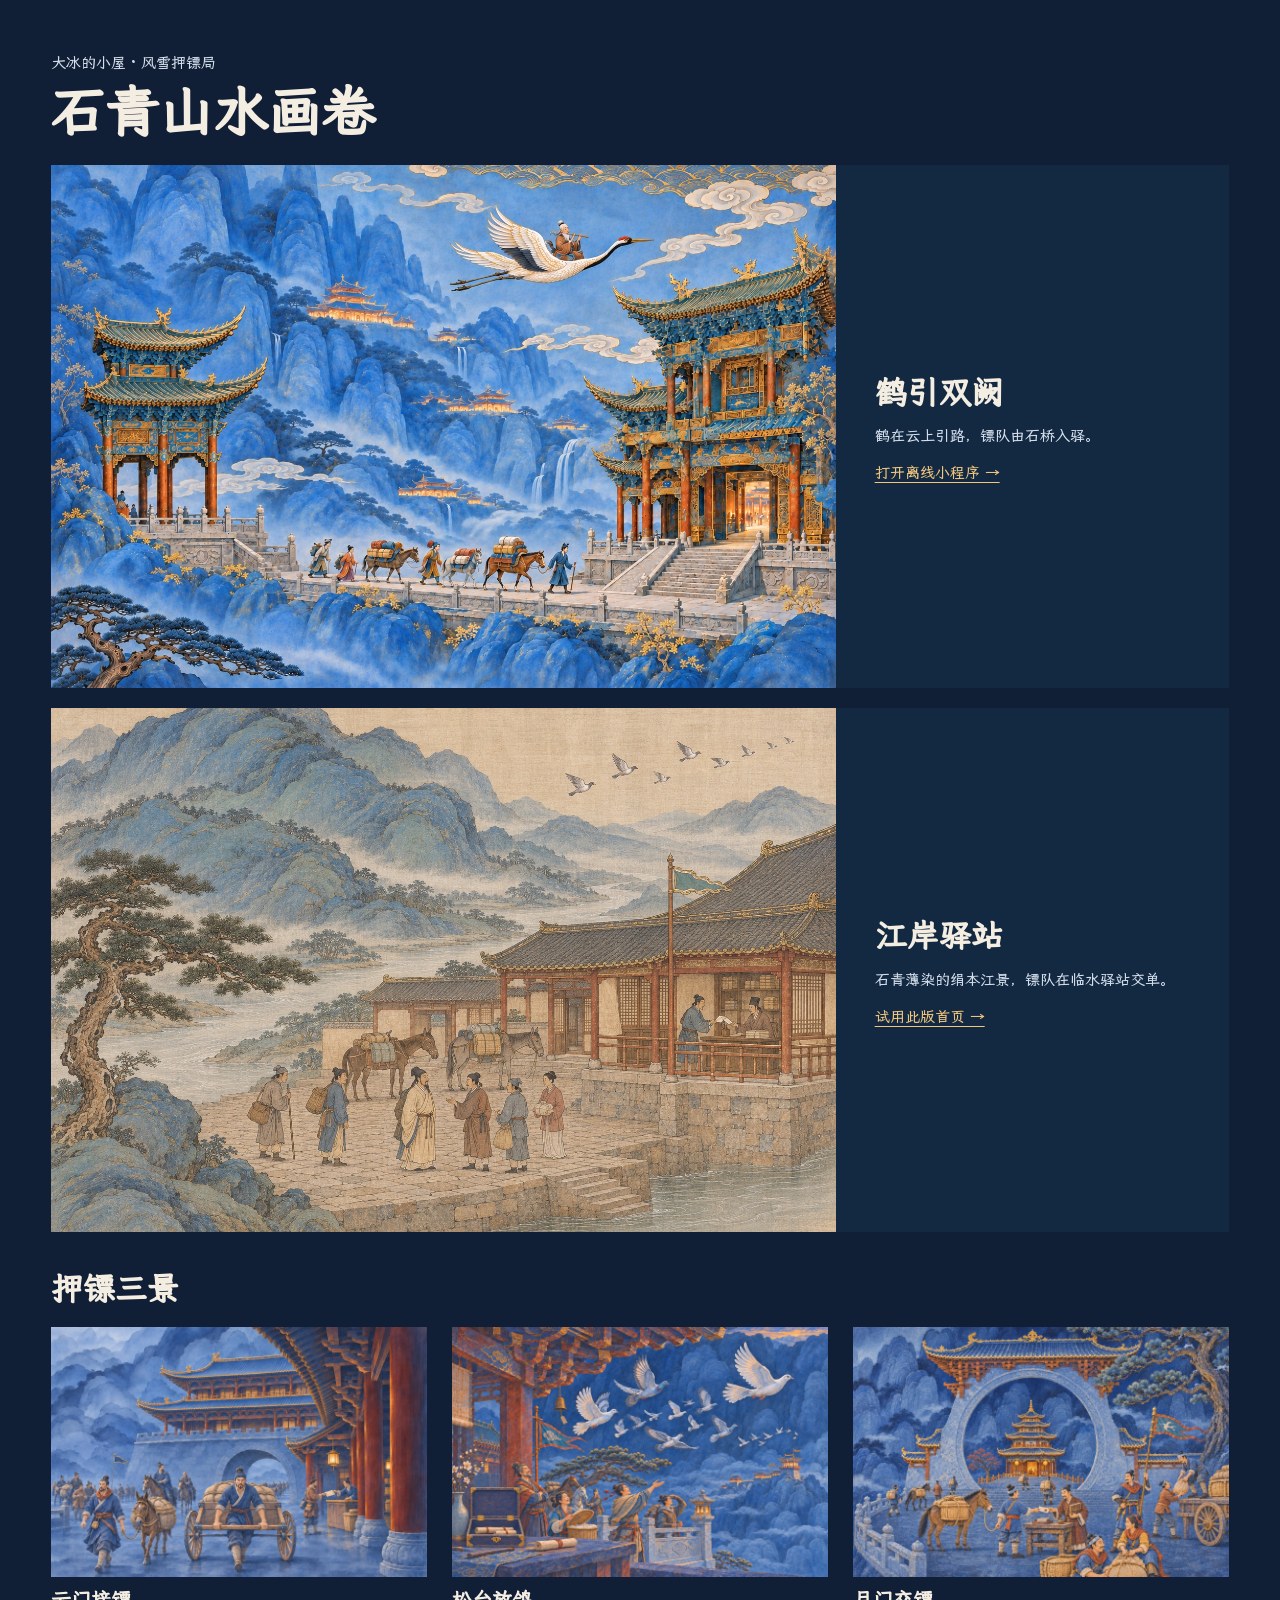
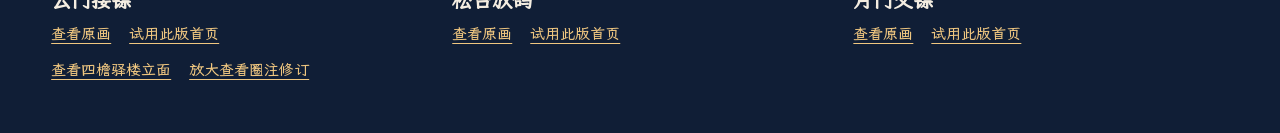
<file: 02_小程序原型/视觉选样.html>
<!doctype html>
<html lang="zh-Hans">
<head>
  <meta charset="utf-8">
  <meta name="viewport" content="width=device-width,initial-scale=1">
  <meta name="theme-color" content="#132841">
  <title>风雪押镖局 · 石青山水画卷</title>
  <link rel="icon" href="data:,">
  <link rel="stylesheet" href="assets/fonts/kai-sc.css">
  <link rel="stylesheet" href="css/theme-adapter.css">
  <style>
    * { box-sizing: border-box; }
    body { margin: 0; color: var(--color-text); background: var(--color-stage); font: 15px/1.6 var(--font-body); }
    main { max-width: 1340px; margin: auto; padding: clamp(16px,4vw,54px); }
    h1,h2,h3,p,figure { margin: 0; }
    h1,h2,h3 { font-family: var(--font-display); }
    h1 { font-size: clamp(28px,5vw,54px); line-height: 1.18; }
    h2 { margin-block: 32px 12px; font-size: clamp(23px,3vw,32px); }
    h3 { margin-top: 7px; font-size: 20px; }
    a { color: var(--color-gold); text-underline-offset: 4px; }
    a:focus-visible { outline: 2px solid var(--color-gold); outline-offset: 3px; }
    img { display: block; width: 100%; height: auto; }
    .brand { color: var(--color-stage-muted); margin-bottom: 6px; }
    .cover { margin-top: 20px; display: grid; grid-template-columns: minmax(0, 2fr) minmax(190px, 1fr); align-items: center; background: var(--color-bg); }
    .cover figcaption { padding: clamp(18px,3vw,40px); }
    .cover h2 { margin: 0 0 5px; }
    figcaption p, article p { color: var(--color-secondary); }
    .cover figcaption a { display: inline-block; margin-top: 13px; }
    .choices { display: grid; grid-template-columns: repeat(3,minmax(0,1fr)); gap: clamp(15px,2vw,28px); }
    article img { aspect-ratio: 3/2; }
    .links { display: flex; flex-wrap: wrap; gap: 8px 18px; margin-top: 6px; }
    .details { margin-top: 12px; }
    @media (max-width:720px) {
      .cover,.choices { grid-template-columns: 1fr; }
      .choices { gap: 24px; }
      .cover figcaption { padding: 13px 16px 17px; }
    }
  </style>
</head>
<body><main>
  <header><p class="brand">大冰的小屋 · 风雪押镖局</p><h1>石青山水画卷</h1></header>
  <figure class="cover">
    <a href="assets/stone-blue/crane-pass.webp" aria-label="查看鹤引双阙原画"><img src="assets/stone-blue/crane-pass.webp" alt="仙人乘鹤吹笛，镖队沿有石栏的山道向右行进，穿过青绿描金的双阙。"></a>
    <figcaption><h2>鹤引双阙</h2><p>鹤在云上引路，镖队由石桥入驿。</p><a href="index.html">打开离线小程序 →</a></figcaption>
  </figure>
  <figure class="cover">
    <a href="assets/stone-blue/riverside-post.webp" aria-label="查看江岸驿站原画"><img src="assets/stone-blue/riverside-post.webp" alt="石青群山下，镖队与驮骡歇在江岸石坪，驿人隔案交单，群鸽飞过屋顶。"></a>
    <figcaption><h2>江岸驿站</h2><p>石青薄染的绢本江景，镖队在临水驿站交单。</p><a href="index.html?look=d">试用此版首页 →</a></figcaption>
  </figure>
  <section aria-labelledby="scenes"><h2 id="scenes">押镖三景</h2>
    <div class="choices">
      <article><a href="assets/stone-blue/caravan.webp"><img src="assets/stone-blue/caravan.webp" alt="双轮粮车与驮队经过城门，廊灯下有人交接文书。"></a><h3>云门接镖</h3><div class="links"><a href="assets/stone-blue/caravan.webp">查看原画</a><a href="index.html?look=a">试用此版首页</a></div></article>
      <article><a href="assets/stone-blue/flock.webp"><img src="assets/stone-blue/flock.webp" alt="松台旁的驿人放飞成群信鸽，木匣中收着信卷。"></a><h3>松台放鸽</h3><div class="links"><a href="assets/stone-blue/flock.webp">查看原画</a><a href="index.html?look=b">试用此版首页</a></div></article>
      <article><a href="assets/stone-blue/arrival.webp"><img src="assets/stone-blue/arrival.webp" alt="镖师在石栏内停骡交单，脚伕背货上阶，四檐驿楼敞门收货。"></a><h3>月门交镖</h3><div class="links"><a href="assets/stone-blue/arrival.webp">查看原画</a><a href="index.html?look=c">试用此版首页</a></div></article>
    </div>
    <div class="links details"><a href="assets/stone-blue/elevation.webp">查看四檐驿楼立面</a><a href="assets/stone-blue/review-details.jpg">放大查看圈注修订</a></div>
  </section>
</main></body>
</html>
</file>
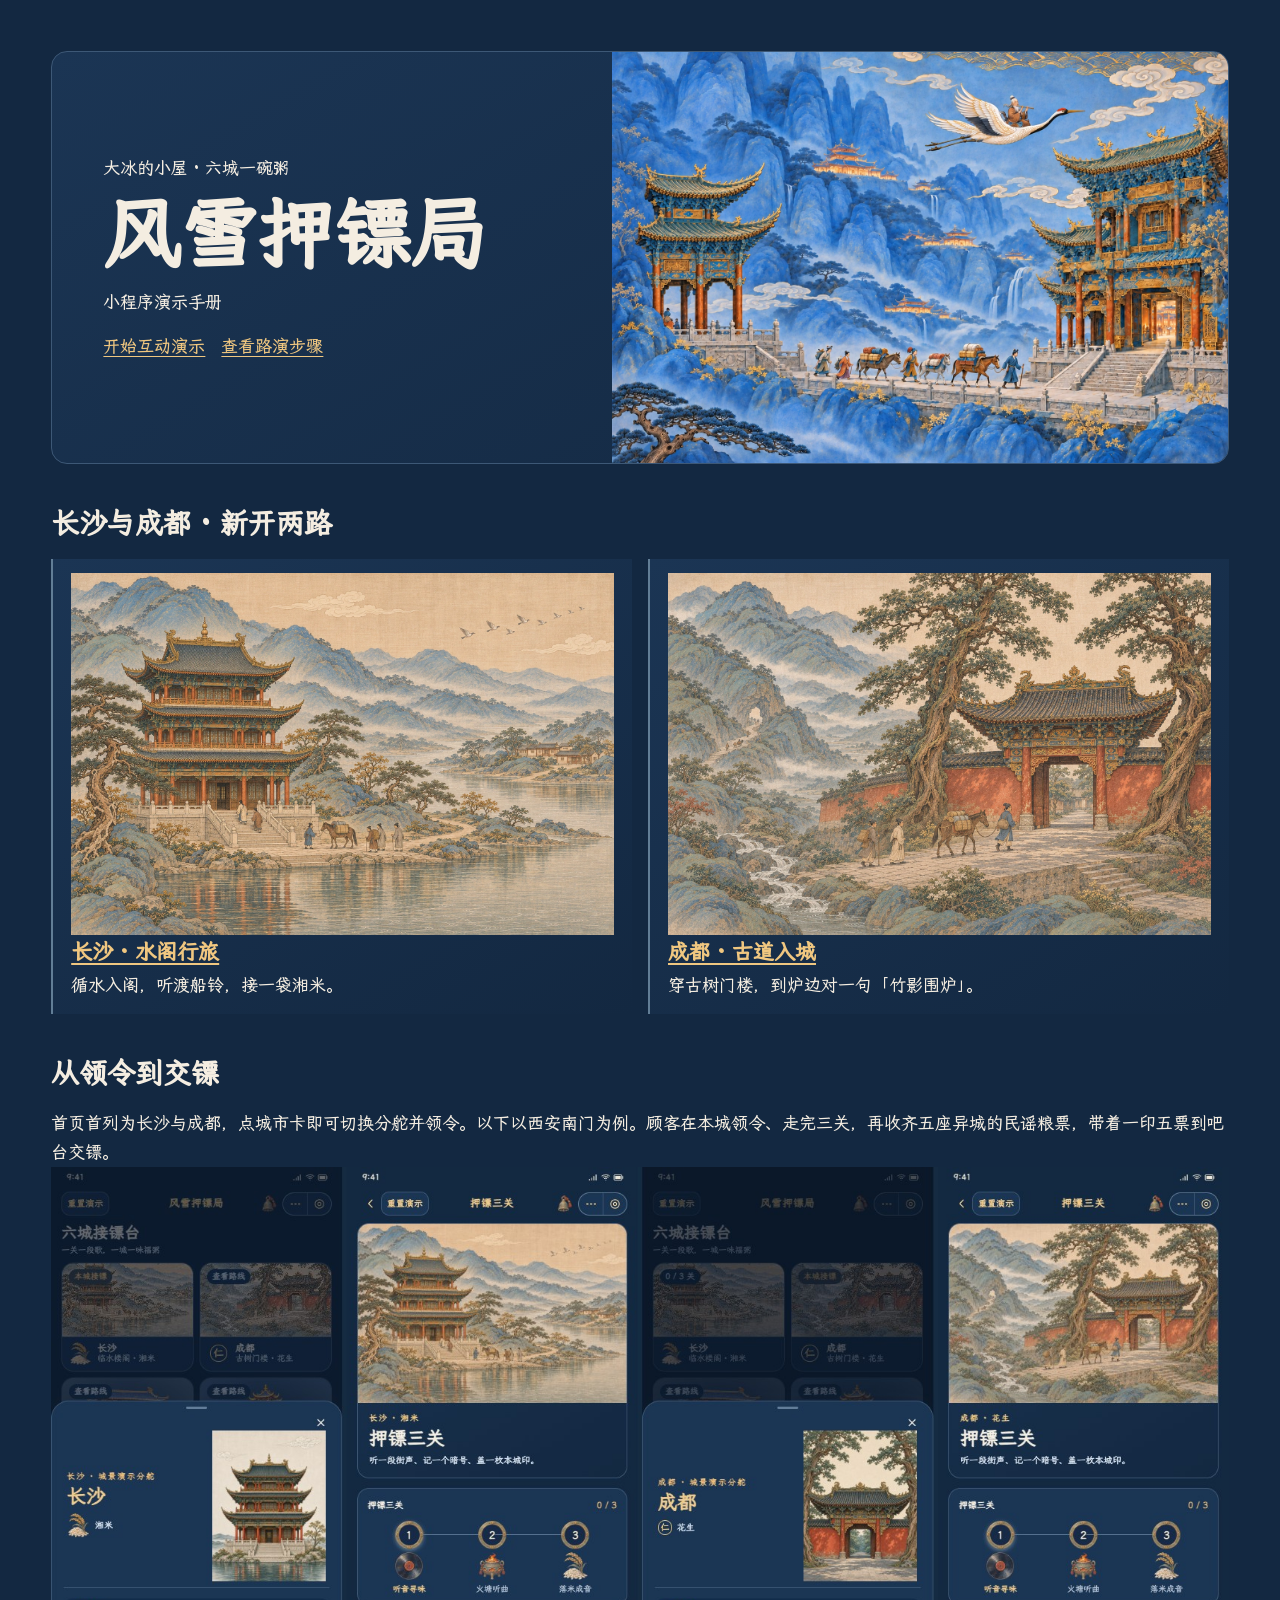
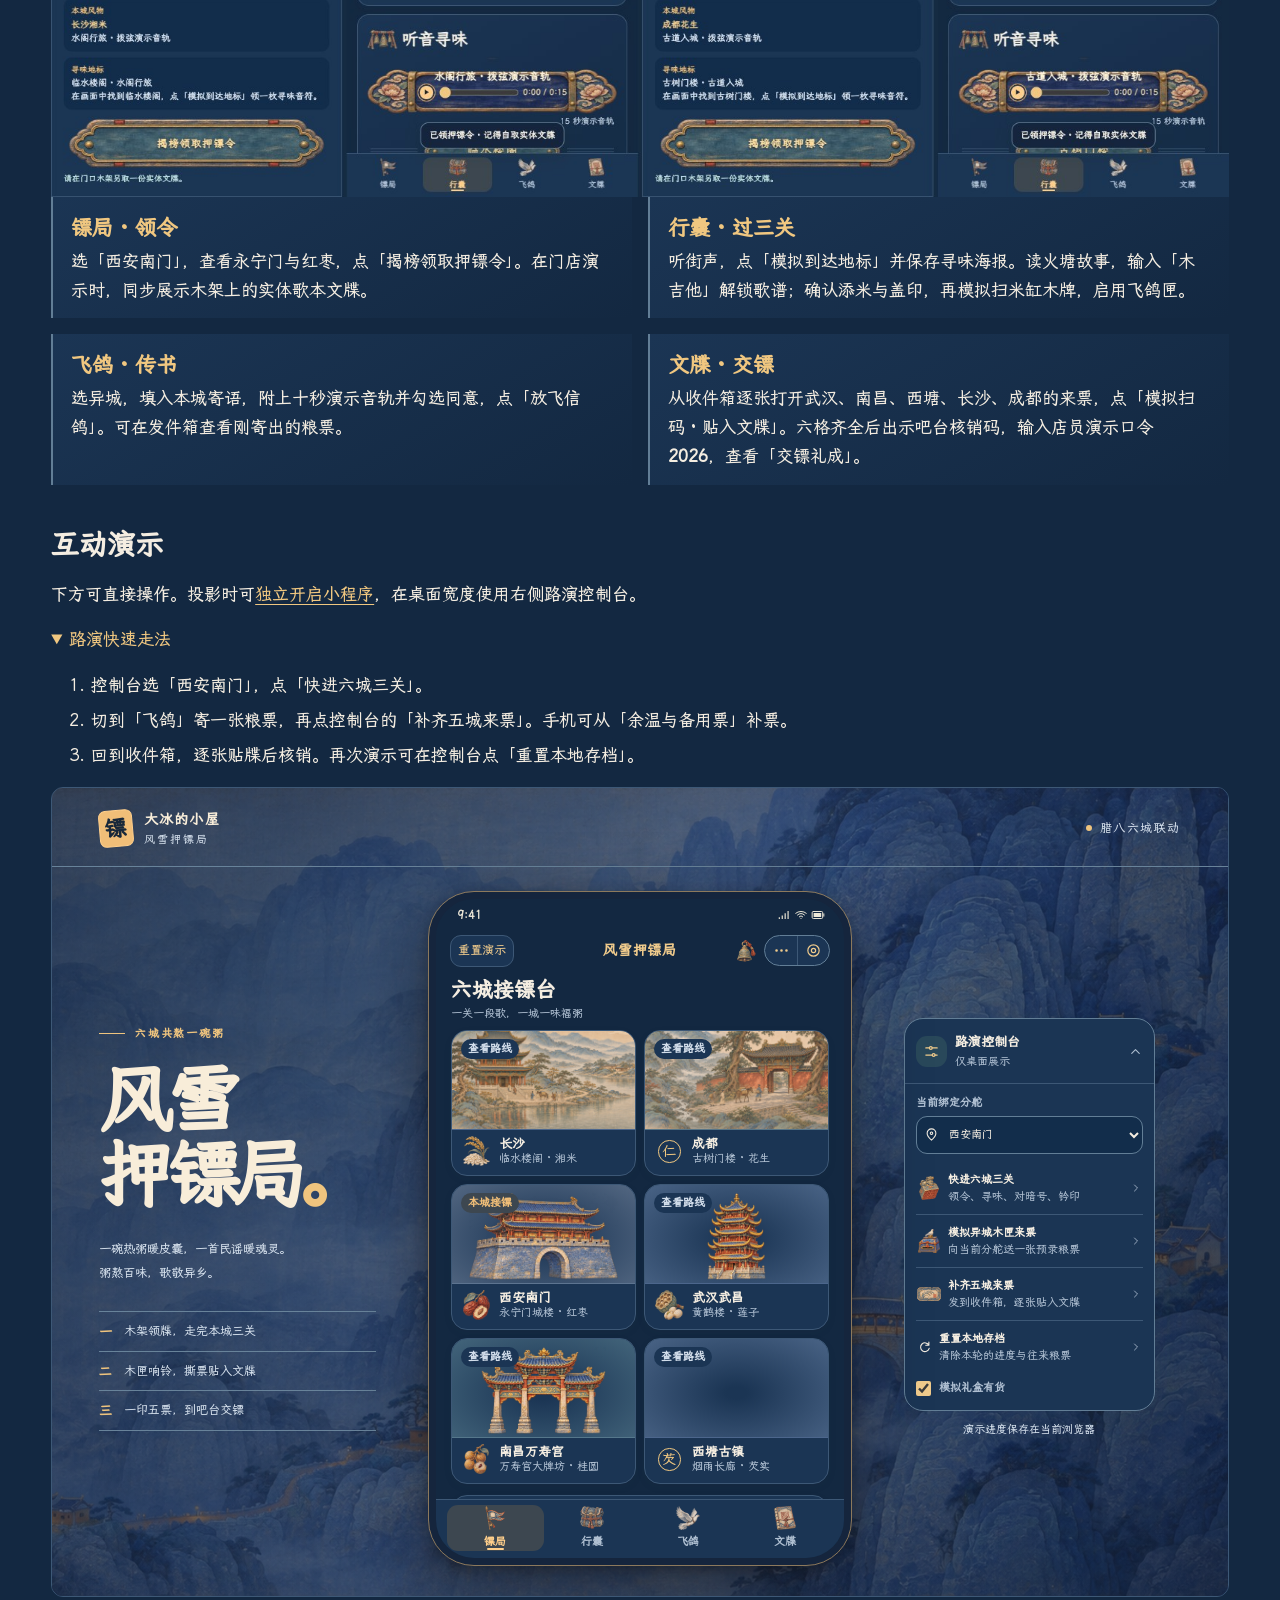
<file: 02_小程序原型/风雪押镖局-小程序演示文档.html>
<!doctype html>
<html lang="zh-Hans">
<head>
<meta charset="utf-8">
<meta name="viewport" content="width=device-width,initial-scale=1">
<title>风雪押镖局 · 小程序演示手册</title>
<link rel="icon" href="data:,">
<link rel="stylesheet" href="assets/fonts/kai-sc.css">
<link rel="stylesheet" href="css/theme-adapter.css">
<style>
*{box-sizing:border-box}html{scroll-behavior:smooth}body{margin:0;background:var(--color-bg);color:var(--color-text);font:17px/1.7 var(--font-body)}main{max-width:1280px;margin:auto;padding:clamp(14px,4vw,52px)}header{overflow:hidden;border:1px solid var(--color-border);border-radius:16px;display:grid;grid-template-columns:1fr 1.1fr;background:var(--material-paper)}header img{width:100%;height:100%;object-fit:cover}header div{padding:clamp(22px,4vw,56px);align-self:center}h1,h2,h3,p{margin:0}h1{font-size:clamp(40px,6vw,78px);line-height:1.16;margin:8px 0}h2{margin:36px 0 12px;font-size:28px}h3{color:var(--color-gold);font-size:21px}a{color:var(--color-gold);text-underline-offset:4px}header a{display:inline-block;margin:15px 16px 0 0}.shots{display:block;width:100%;height:auto}.steps{display:grid;grid-template-columns:repeat(2,minmax(0,1fr));gap:16px}.steps article{padding:14px 18px;border-left:2px solid var(--color-border-strong);background:var(--material-paper)}iframe{display:block;width:100%;height:min(90vh,920px);min-height:530px;border:1px solid var(--color-border);border-radius:12px;background:var(--color-surface)}#demo p{margin-bottom:12px}summary{cursor:pointer;color:var(--color-gold)}details{margin:16px 0}li{margin-bottom:6px}a:focus-visible,summary:focus-visible{outline:2px solid var(--color-gold)}@media(max-width:700px){header,.steps{grid-template-columns:1fr}header img{max-height:220px}main{padding:14px}}@media(prefers-reduced-motion:reduce){html{scroll-behavior:auto}}@media print{body{color:#191919;background:white}header,.steps article{background:white}h3,a{color:#473515}#demo,header nav{display:none}article{break-inside:avoid}}
</style>
</head>
<body><main>
<header><div><p>大冰的小屋 · 六城一碗粥</p><h1>风雪押镖局</h1><p>小程序演示手册</p><nav><a href="#demo">开始互动演示</a><a href="#guide">查看路演步骤</a></nav></div><img src="assets/stone-blue/crane-pass.webp" alt="镖队穿过石青山水间的双阙"></header>
<section aria-label="新开两城"><h2>长沙与成都 · 新开两路</h2><div class="steps">
<article><a href="index.html?station=changsha"><img class="shots" src="assets/stone-blue/changsha_shanshui.webp" alt="长沙水阁行旅"><h3>长沙 · 水阁行旅</h3></a><p>循水入阁，听渡船铃，接一袋湘米。</p></article>
<article><a href="index.html?station=chengdu"><img class="shots" src="assets/stone-blue/chengdu_shanshui.webp" alt="成都古道入城"><h3>成都 · 古道入城</h3></a><p>穿古树门楼，到炉边对一句「竹影围炉」。</p></article>
</div></section><section id="guide"><h2>从领令到交镖</h2><p>首页首列为长沙与成都，点城市卡即可切换分舵并领令。以下以西安南门为例。顾客在本城领令、走完三关，再收齐五座异城的民谣粮票，带着一印五票到吧台交镖。</p>
<a href="assets/stone-blue/六城首版实测.jpg"><img class="shots" src="assets/stone-blue/六城首版实测.jpg" alt="长沙与成都的接镖、行囊实测，点击可看原图"></a>
<div class="steps">
<article><h3>镖局 · 领令</h3><p>选「西安南门」，查看永宁门与红枣，点「揭榜领取押镖令」。在门店演示时，同步展示木架上的实体歌本文牒。</p></article>
<article><h3>行囊 · 过三关</h3><p>听街声，点「模拟到达地标」并保存寻味海报。读火塘故事，输入「木吉他」解锁歌谱；确认添米与盖印，再模拟扫米缸木牌，启用飞鸽匣。</p></article>
<article><h3>飞鸽 · 传书</h3><p>选异城，填入本城寄语，附上十秒演示音轨并勾选同意，点「放飞信鸽」。可在发件箱查看刚寄出的粮票。</p></article>
<article><h3>文牒 · 交镖</h3><p>从收件箱逐张打开武汉、南昌、西塘、长沙、成都的来票，点「模拟扫码 · 贴入文牒」。六格齐全后出示吧台核销码，输入店员演示口令 <strong>2026</strong>，查看「交镖礼成」。</p></article>
</div></section>
<section id="demo"><h2>互动演示</h2><p>下方可直接操作。投影时可<a href="index.html">独立开启小程序</a>，在桌面宽度使用右侧路演控制台。</p>
<details open><summary>路演快速走法</summary><ol><li>控制台选「西安南门」，点「快进六城三关」。</li><li>切到「飞鸽」寄一张粮票，再点控制台的「补齐五城来票」。手机可从「余温与备用票」补票。</li><li>回到收件箱，逐张贴牒后核销。再次演示可在控制台点「重置本地存档」。</li></ol></details>
<iframe title="风雪押镖局可互动离线原型" loading="lazy" src="index.html"></iframe></section>
</main></body></html>
</file>
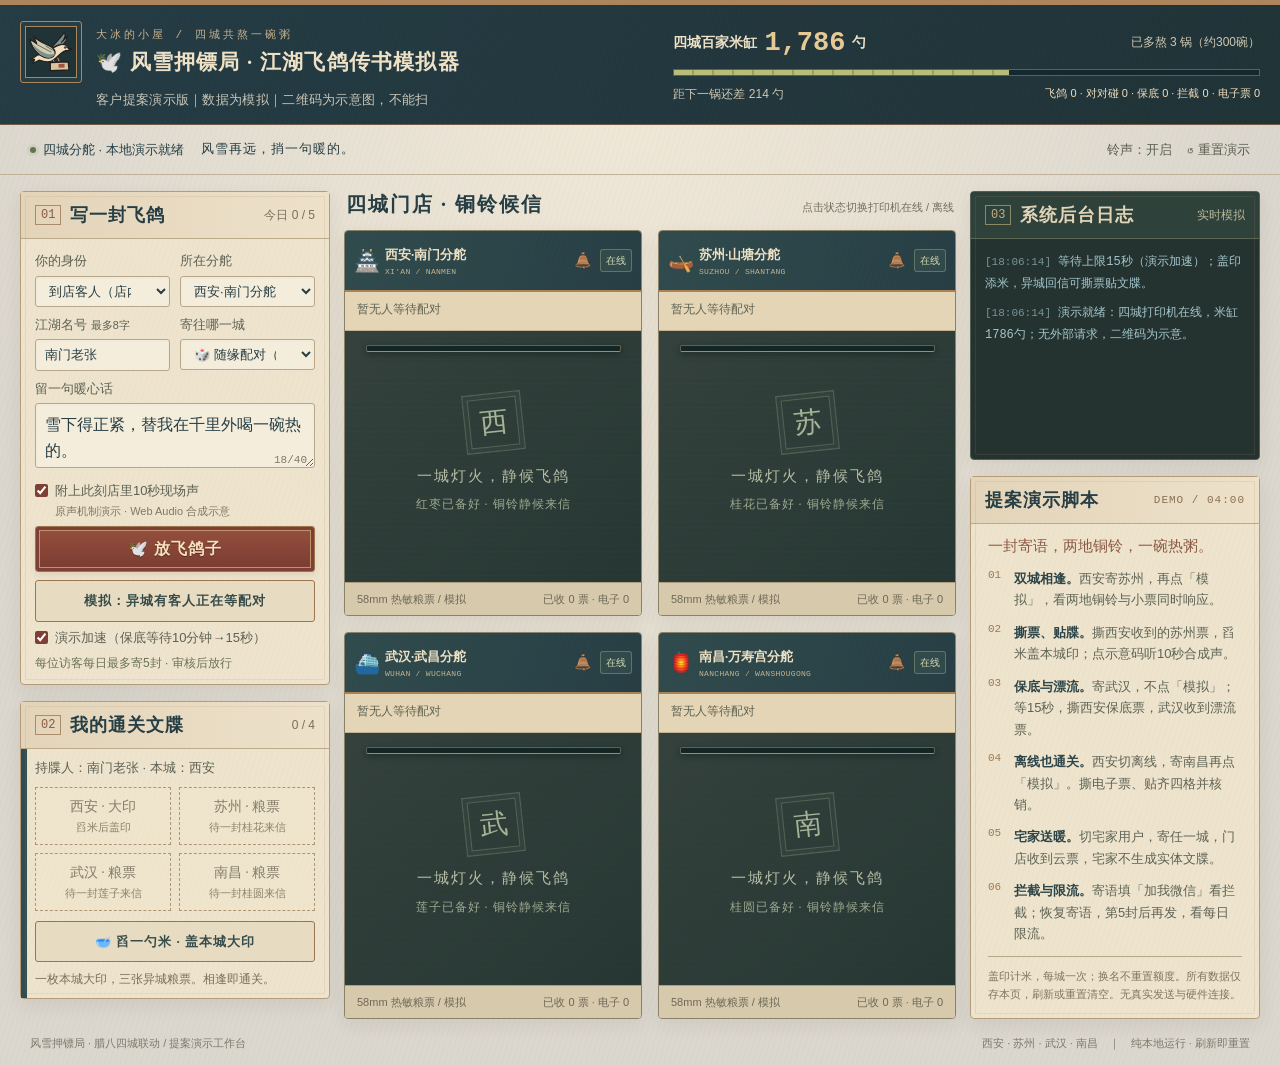
<file: 03_飞鸽模拟器/.history/feige-before-art-20261123.html>
<!doctype html>
<html lang="zh-CN">
<head>
<meta charset="utf-8">
<meta name="viewport" content="width=device-width,initial-scale=1">
<meta name="theme-color" content="#263e44">
<meta name="description" content="风雪押镖局四城飞鸽传书提案模拟器，单文件离线演示。">
<meta http-equiv="Content-Security-Policy" content="default-src 'none'; script-src 'unsafe-inline'; style-src 'unsafe-inline'; img-src 'none'; connect-src 'none'; font-src 'none'; media-src 'none'; base-uri 'none'; form-action 'none'">
<title>风雪押镖局 · 江湖飞鸽传书模拟器</title>
<style>
/* 视觉配置：沿用 00_公共资源 定稿的朱漆、旧铜、黛青、旧绢与宋体；纹理全部由 CSS 绘制。 */
:root{--paper:#ebddbe;--cloud:#ebe6ce;--ochre:#cfaf81;--ink:#263e44;--blue:#253c45;--rust:#803f34;--gold:#ad855d;--moss:#505c4e;--seal:#a15340;--green:#b2c667;--ok:#bed2a2;--warn:#e7bb78;--err:#f3a199;--info:#a4c7ce;--serif:"Songti SC",STSong,SimSun,serif;--sans:"PingFang SC","Microsoft YaHei",sans-serif;--mono:"SFMono-Regular",Consolas,"Courier New",monospace;--line:#b49c79;--shadow:0 6px 18px #34281b13;--grain:repeating-linear-gradient(107deg,#8a654508 0 1px,transparent 1px 5px)}
*{box-sizing:border-box}html{font-size:16px}body{margin:0;color:var(--ink);background:var(--grain),radial-gradient(ellipse at 48% 0%,#f1e9d8,transparent 70%),#dbd7ce;font-family:var(--sans);line-height:1.5}button,input,select,textarea{font:inherit}button{cursor:pointer}button:disabled{cursor:not-allowed;opacity:.5}button,select,input,textarea{border-radius:3px}button{color:inherit}button:focus-visible,a:focus-visible{outline:3px solid #c2874f;outline-offset:3px}input:focus,textarea:focus,select:focus{outline:2px solid #ad855d;outline-offset:1px}button:active:not(:disabled){transform:translateY(1px)}[hidden]{display:none!important}h1,h2,h3,p{margin:0}svg{display:block}.icon{width:25px;height:25px;flex:none}.symbols{position:absolute;width:0;height:0;overflow:hidden}.mono{font-family:var(--mono)}.muted{color:#6c6b5e}.small{font-size:13px}.sr-only{position:absolute;width:1px;height:1px;padding:0;overflow:hidden;clip:rect(0,0,0,0);white-space:nowrap}
.masthead{position:relative;color:#eee1c6;background:repeating-linear-gradient(105deg,#ffffff02 0 1px,transparent 1px 5px),linear-gradient(115deg,#253c45,#203337);border-top:5px solid #ad855d;border-bottom:1px solid #705a43}.mast-inner{max-width:1920px;margin:auto;padding:23px 30px 20px;display:grid;grid-template-columns:1.08fr 1fr;gap:36px;align-items:center}.brand-line{display:flex;align-items:center;gap:14px}.brand-emblem{display:grid;place-items:center;width:62px;height:62px;border:1px solid #ad855d;border-radius:3px;box-shadow:inset 0 0 0 4px #263e44,inset 0 0 0 5px #ad855d;background:#203438}.brand-emblem .icon{width:48px;height:48px}.eyebrow{font-family:var(--mono);font-size:11px;letter-spacing:3px;color:#c9b18d;margin-bottom:4px}.masthead h1{font:700 clamp(18px,1.55vw,30px)/1.4 var(--serif);letter-spacing:1.2px}.subtitle{margin:7px 0 0 76px;color:#c9c6b8;font-size:13px;letter-spacing:.3px}.rice-label{display:flex;align-items:center;gap:12px;font:600 15px var(--serif);margin-bottom:11px}.rice-number{font:600 27px var(--mono);color:#e6c994}.rice-label .pot-copy{font:14px var(--sans);color:#d0c7b2;margin-left:auto}.rice-label .pot-copy b{color:#e5c893;font-weight:500}.meter{height:7px;background:#15282d;border:1px solid #53635e;overflow:hidden}.meter-fill{height:100%;width:57.2%;background:repeating-linear-gradient(90deg,#b8bd78 0 18px,#9f9d66 18px 20px);transition:width .5s}.rice-foot{display:flex;justify-content:space-between;gap:10px;margin-top:9px;font-size:12px;color:#d0c7b2}.stats{color:#f1dfbd;white-space:nowrap}.utility-bar{max-width:1920px;margin:auto;padding:12px 30px;display:flex;align-items:center;justify-content:space-between;gap:12px;font-size:13px;border-bottom:1px solid #c0b299}.utility-bar .story{font-family:var(--serif);letter-spacing:1px}.live-mark{display:inline-flex;align-items:center;gap:7px;margin-right:17px;font-family:var(--sans);letter-spacing:0}.live-mark i{width:6px;height:6px;background:#61764d;border-radius:50%;box-shadow:0 0 0 3px #65784d17}.toolbar{display:flex;gap:15px}.text-btn{border:0;background:transparent;padding:3px 0;font-size:13px;color:#5a5e51}.text-btn:hover{color:#803f34;text-decoration:underline;text-underline-offset:4px}.layout{max-width:1920px;margin:auto;display:grid;grid-template-columns:350px minmax(0,1fr) 330px;gap:20px;padding:20px 30px}.left-col,.right-col{display:flex;flex-direction:column;gap:16px;min-width:0}.panel{background:var(--grain),#eee4cd;border:1px solid var(--line);border-radius:4px;box-shadow:var(--shadow);position:relative}.panel::after{content:"";position:absolute;inset:4px;border:1px solid #ad855d26;border-radius:1px;pointer-events:none}.panel-heading{display:flex;align-items:center;gap:9px;padding:14px 17px;border-bottom:1px solid #bbab8b;background:linear-gradient(90deg,#e3d4b9,#ede1ca)}.panel-heading h2{font:700 19px var(--serif);letter-spacing:1px}.section-num{font:12px var(--mono);color:#8c5944;border:1px solid #ab8b69;padding:3px 5px;line-height:1}.panel-sub{font-size:12px;color:#796f5b;margin-left:auto}.form-body{padding:13px 17px 15px}.fields{display:grid;grid-template-columns:1fr 1fr;gap:11px 10px}label.field{display:block;min-width:0}.field-label{display:block;font-size:13px;color:#5c6053;margin-bottom:5px}.field.full{grid-column:1/-1}input[type=text],select,textarea{width:100%;min-width:0;border:1px solid #baa789;background:#f5eddc;color:#263e44;padding:8px 9px;font-size:14px;line-height:1.35;box-shadow:inset 0 1px 3px #4c371508}select{padding-right:22px}select:disabled{opacity:.55;background:#dedacb}textarea{height:77px;resize:vertical;min-height:77px;max-height:180px;line-height:1.65;font-family:var(--serif);font-size:16px;padding-bottom:20px}.textarea-wrap{position:relative}.counter{position:absolute;right:8px;bottom:9px;font:11px var(--mono);color:#7f7866}.check-row{display:flex;gap:7px;align-items:flex-start;font-size:13px;color:#5c6053;margin:9px 0}.check-row input{accent-color:#803f34;margin:3px 0 0;flex:none}.check-row small{font-size:11px;color:#7f7866}.primary,.secondary{width:100%;padding:10px 8px;border:1px solid #9e734f;font-family:var(--serif);font-weight:700;letter-spacing:1px;min-height:40px}.primary{position:relative;color:#f4e2bd;background:var(--grain),linear-gradient(#96503e,#793b31);box-shadow:inset 0 0 0 3px #803f34,inset 0 0 0 4px #bd936b,0 3px 6px #49301c18;text-shadow:0 1px #5d2925}.primary:hover{filter:brightness(1.08)}.secondary{background:#e7dcc1;color:#374c4a;margin-top:8px;font-size:13px}.secondary:hover{background:#ddd0af}.form-status{font-size:12px;min-height:18px;color:#6a7158;margin-top:7px}.form-status.err{color:#a03d31}.form-status.warn{color:#8d592c}.accelerate{margin-bottom:0}.passport-body{padding:12px 17px 15px;background:linear-gradient(90deg,#304d4f 0 6px,transparent 6px)}.holder{font-size:13px;margin-bottom:9px;color:#5c6053}.passport-grid{display:grid;grid-template-columns:1fr 1fr;gap:8px;margin-bottom:10px}.stamp-slot{min-height:69px;border:1px dashed #ad9674;display:flex;align-items:center;justify-content:center;flex-direction:column;gap:2px;color:#847d6a;background:#f1e6cc55;font-family:var(--serif);font-size:14px}.stamp-slot small{font-family:var(--sans);font-size:11px;color:#8c826b}.stamp-slot.filled{background:#d8dfc2;border:1px solid #83906a;box-shadow:inset 0 0 0 3px #d8dfc2,inset 0 0 0 4px #a3ad87;color:#40583f}.stamp-slot.filled.home{color:#914d3a;background:#e5cdb0;border-color:#a15340;box-shadow:inset 0 0 0 3px #e5cdb0,inset 0 0 0 4px #bc8e6d}.stamp-sign{font:700 21px var(--serif);letter-spacing:3px}.passport-hint{font-size:12px;color:#796f5b;margin-top:8px}.cloud-note{padding:15px 3px 20px;font:16px/1.9 var(--serif)}.complete-card{margin-top:12px;padding:12px;background:#263e44;color:#e9ddc4;border:1px solid #ad855d;text-align:center}.complete-card h3{font:700 19px var(--serif);color:#e0bd83}.redeem-code{font:700 24px var(--mono);letter-spacing:2px;margin:8px 0}.complete-card p{font-size:12px;color:#d5ccb9}.complete-card button{margin-top:8px;border:1px solid #b99466;background:#d6bb8e;padding:6px 14px;font-size:13px;color:#263e44}.used-code{text-decoration:line-through;opacity:.5}
.city-section{min-width:0;display:flex;flex-direction:column}.city-intro{display:flex;align-items:baseline;justify-content:space-between;gap:10px;margin-bottom:12px;padding:0 2px}.city-intro h2{font:700 23px var(--serif);letter-spacing:2px}.city-intro p{font-size:12px;color:#766f5f}.city-grid{display:grid;grid-template-columns:1fr 1fr;grid-template-rows:repeat(2,minmax(350px,1fr));gap:16px;flex:1;min-height:0}.city-card{border:1px solid #8a8268;border-radius:4px;background:#e9dfc6;box-shadow:var(--shadow);min-width:0;overflow:hidden;display:flex;flex-direction:column;position:relative}.city-head{height:61px;flex:none;display:flex;align-items:center;padding:11px 14px;gap:9px;background:var(--grain),linear-gradient(110deg,#304b4e,#263e44);color:#ede0c3;border-bottom:2px solid #a98256}.city-art{font-size:25px;line-height:1}.city-head h3{font:700 18px var(--serif);letter-spacing:1px}.city-head p{font:10px var(--mono);letter-spacing:2px;color:#c2b38e;margin-top:3px}.bell{width:32px;height:32px;margin-left:auto;transform-origin:50% 15%;flex:none}.printer-toggle{font-size:11px;padding:4px 7px;background:#adc29715;color:#d0dbb1;border:1px solid #a2aa7e70;white-space:nowrap}.printer-toggle.offline{color:#e1b580;border-color:#b78957;background:#7f552533}.printer-toggle:hover{background:#c3ad6d20}.queue{background:#e4d5b6;border-bottom:1px solid #c4b18f;padding:8px 12px;font-size:12px;min-height:39px;max-height:76px;overflow:auto;color:#5f6251}.queue-item{padding:2px 0;line-height:1.6;overflow-wrap:anywhere}.queue-item strong{color:#8a4b34;font-weight:500}.city-body{position:relative;min-height:220px;flex:1;background:repeating-linear-gradient(0deg,#ffffff02 0 1px,transparent 1px 6px),linear-gradient(140deg,#34413c,#263733);padding:17px 13px 10px;overflow:hidden}.printer-slot{height:7px;position:relative;max-width:255px;margin:0 auto -3px;background:#142624;border:1px solid #5d6253;border-bottom:1px solid #9a8e71;border-radius:2px;box-shadow:0 2px 6px #111c1b88;z-index:2}.ticket-list{height:250px;overflow:auto;overscroll-behavior:contain;scrollbar-width:thin;scrollbar-color:#879079 #34413c;padding:0 5px 12px;position:relative}.city-empty{height:100%;display:flex;flex-direction:column;justify-content:center;align-items:center;gap:8px;color:#b7bea6;text-align:center;font-family:var(--serif)}.city-empty .empty-seal{width:59px;height:59px;display:grid;place-items:center;border:1px solid #82947e6e;transform:rotate(-6deg);box-shadow:inset 0 0 0 4px #34413c,inset 0 0 0 5px #82947e6e;font-size:28px;color:#a4b395;margin-bottom:5px}.city-empty p{font-size:15px;letter-spacing:2px}.city-empty small{font-size:12px;letter-spacing:1px;color:#9da991}.city-foot{padding:7px 12px;background:#d6c9ac;font-size:11px;display:flex;justify-content:space-between;color:#6d6856;border-top:1px solid #ae9c7b}.ticket{position:relative;width:min(255px,100%);margin:0 auto 15px;padding:22px 17px 14px;color:#4a392c;background:var(--grain),linear-gradient(95deg,#e3cc9e,#f1e3c2 10%,#f5e7c9 90%,#e0c79d);box-shadow:0 6px 10px #14221d66;font-family:var(--serif);overflow-wrap:anywhere;border-bottom:1px dashed #a88b61;clip-path:polygon(0 0,100% 0,100% calc(100% - 4px),98% 100%,96% calc(100% - 4px),94% 100%,92% calc(100% - 4px),90% 100%,88% calc(100% - 4px),86% 100%,84% calc(100% - 4px),82% 100%,80% calc(100% - 4px),78% 100%,76% calc(100% - 4px),74% 100%,72% calc(100% - 4px),70% 100%,68% calc(100% - 4px),66% 100%,64% calc(100% - 4px),62% 100%,60% calc(100% - 4px),58% 100%,56% calc(100% - 4px),54% 100%,52% calc(100% - 4px),50% 100%,48% calc(100% - 4px),46% 100%,44% calc(100% - 4px),42% 100%,40% calc(100% - 4px),38% 100%,36% calc(100% - 4px),34% 100%,32% calc(100% - 4px),30% 100%,28% calc(100% - 4px),26% 100%,24% calc(100% - 4px),22% 100%,20% calc(100% - 4px),18% 100%,16% calc(100% - 4px),14% 100%,12% calc(100% - 4px),10% 100%,8% calc(100% - 4px),6% 100%,4% calc(100% - 4px),2% 100%,0 calc(100% - 4px))}.ticket-print{animation:print-out 1.2s ease-in-out both}.ticket h4{font:700 19px var(--serif);text-align:center;margin:0 0 2px;letter-spacing:3px}.ticket .ticket-sub{text-align:center;font-size:10px;letter-spacing:2px;margin-bottom:12px}.ticket-kind{position:absolute;right:8px;top:10px;transform:rotate(13deg);border:2px solid #a15340;color:#934630;padding:2px 4px;font-size:12px;line-height:1.2;background:#eddfc0ce;box-shadow:inset 0 0 0 1px #f3e3be}.ticket-route{font-size:12px;border-top:1px dashed #b29972;border-bottom:1px dashed #b29972;padding:6px 0;display:flex;justify-content:space-between;gap:5px}.ticket-nick{font-size:12px;color:#7a5e48;margin-top:8px}.ticket-message{font-size:16px;line-height:1.75;margin:5px 0 10px}.ticket-food{font-size:12px;text-align:center;padding:6px 0;border-top:1px dashed #b29972}.ticket-score{font:11px var(--mono);text-align:center;letter-spacing:1px;color:#745c46}.voice-button{display:flex;gap:9px;align-items:center;width:100%;border:0;border-top:1px dashed #b29972;background:transparent;padding:9px 0;text-align:left;margin-top:8px}.voice-button .qr{width:43px;height:43px;flex:none}.voice-button span{font:12px/1.6 var(--sans);color:#6d5441}.voice-button small{display:block;font-size:10px}.ticket-id{font:10px var(--mono);text-align:center;color:#82715c;margin:5px 0 8px}.tear-button{border:1px dashed #9b805a;background:transparent;width:100%;font:12px var(--sans);padding:7px 3px;color:#754d37}.tear-button:hover{background:#dbc497}.ticket.torn{opacity:.43;transition:opacity .3s}.ticket.torn .tear-button{border-style:solid}.ticket.electronic{background:repeating-linear-gradient(135deg,#00000004 0 2px,transparent 2px 8px),#d3d6d1;border:2px dashed #7f8982;clip-path:none;box-shadow:none}.ticket.electronic .ticket-kind{background:#d3d6d1;color:#4e605b;border-color:#65786f}.electronic-note{background:#bac3bc;color:#3b5049;font:11px/1.6 var(--sans);padding:6px;margin-bottom:8px;text-align:center}.ticket-owner{font:11px var(--sans);color:#526b3e;background:#bdcc9e55;text-align:center;padding:3px;margin-top:7px}.bell.ringing{animation:ring .9s ease-out}.city-card.arrival{box-shadow:0 0 0 2px #c49c61,0 0 25px #b29c5050}.logs-panel{background:#253330;border-color:#526052;overflow:hidden}.logs-panel .panel-heading{background:#2f413b;border-color:#5b6652;color:#e2d4b7}.logs-panel .section-num{color:#c8ad80;border-color:#8c8767}.logs-panel .panel-sub{color:#b9b898}.logs{height:262px;overflow:auto;padding:13px 14px;font:12px/1.8 var(--mono);scrollbar-width:thin;scrollbar-color:#66735c #253330;overflow-wrap:anywhere}.log{padding:0 0 8px;margin:0}.log time{opacity:.65;font-size:11px}.log.ok{color:var(--ok)}.log.warn{color:var(--warn)}.log.err{color:var(--err)}.log.info{color:var(--info)}.script-body{padding:13px 17px 14px}.script-intro{font:15px var(--serif);color:#8c5943;margin-bottom:12px}.demo-script{list-style:none;counter-reset:step;padding:0;margin:0}.demo-script li{counter-increment:step;position:relative;padding:0 0 11px 26px;font-size:13px;color:#5d6254;line-height:1.65}.demo-script li::before{content:counter(step,decimal-leading-zero);position:absolute;left:0;top:1px;font:11px var(--mono);color:#9c7955}.demo-script b{font-weight:600;color:#2d4548}.script-note{border-top:1px solid #b8a88b;padding-top:10px;font-size:11px;color:#80745f;line-height:1.7}.script-tag{font:11px var(--mono);letter-spacing:1px;color:#8d7052;margin-left:auto}.bottom-line{max-width:1920px;margin:auto;padding:0 30px 15px;display:flex;justify-content:space-between;font-size:11px;color:#7c786a}.toast{position:fixed;bottom:24px;left:50%;transform:translateX(-50%);max-width:min(580px,calc(100vw - 28px));z-index:10;border:1px solid #b18d5c;background:#263e44;color:#eee0bd;padding:13px 22px;box-shadow:0 7px 25px #14242140;font-size:14px;border-radius:3px;pointer-events:none}.toast.error{background:#783c32;border-color:#b67b5a}.dialog{border:1px solid #ad855d;background:var(--grain),#eee3cb;color:#263e44;padding:26px;max-width:min(460px,calc(100vw - 32px));width:460px;box-shadow:0 20px 80px #101e1a70}.dialog::backdrop{background:#172a2ac4}.dialog h2{font:700 26px var(--serif);margin-bottom:14px}.dialog p{font-size:14px;line-height:1.9;margin:12px 0;color:#626452}.dialog-close{float:right;border:1px solid #a08c6b;background:transparent;width:28px;height:28px;font-size:19px}.voice-visual{display:flex;align-items:center;justify-content:center;gap:5px;height:80px;background:#263e44;margin:15px 0}.voice-visual i{width:4px;height:var(--h);background:#c2ac7e;animation:wave .8s ease-in-out infinite alternate;animation-delay:var(--d)}.voice-visual.paused i{animation-play-state:paused}.sound-note{font-size:12px!important}.dialog .secondary{margin-top:13px}.legend-row{display:flex;gap:10px;flex-wrap:wrap;font-size:11px;color:#767361}.legend-row span{display:inline-flex;align-items:center;gap:4px}.legend-row i{height:5px;width:5px;background:#ad855d;transform:rotate(45deg)}
@keyframes print-out{from{clip-path:inset(0 0 100% 0);transform:translateY(-8px)}to{clip-path:inset(0 0 0 0);transform:translateY(0)}}@keyframes ring{0%{transform:rotate(0)}15%{transform:rotate(25deg)}30%{transform:rotate(-21deg)}45%{transform:rotate(16deg)}60%{transform:rotate(-11deg)}75%{transform:rotate(6deg)}90%{transform:rotate(-3deg)}100%{transform:rotate(0)}}@keyframes wave{to{transform:scaleY(.3)}}
@media(min-width:1700px){.layout{grid-template-columns:410px minmax(0,1fr) 340px;gap:24px;padding-top:20px}.mast-inner{padding-top:22px;padding-bottom:20px}.form-body{padding-top:16px}.fields{gap:12px}.ticket-list{height:271px}.city-grid{grid-template-rows:repeat(2,minmax(370px,1fr))}.logs{height:220px}.script-body{padding-top:16px}.demo-script li{padding-bottom:11px}.city-head h3{font-size:20px}.city-head{height:65px}.city-body{padding-top:18px}.panel-heading{padding-top:13px;padding-bottom:13px}}
@media(max-width:1450px) and (min-width:1150px){.layout{grid-template-columns:310px minmax(0,1fr) 290px;gap:14px;padding:16px 20px}.mast-inner{padding-left:20px;padding-right:20px;gap:20px}.masthead h1{font-size:21px}.rice-label{font-size:14px;gap:7px;flex-wrap:wrap}.rice-label .pot-copy{font-size:12px}.rice-foot{flex-wrap:wrap}.city-head{padding-left:9px;padding-right:9px;gap:6px}.city-head h3{font-size:15px;letter-spacing:0}.city-head p{font-size:9px;letter-spacing:1px}.city-art{font-size:21px}.bell{width:25px;height:25px}.printer-toggle{font-size:10px;padding:3px 5px}.city-intro h2{font-size:20px}.city-intro p{font-size:11px}.panel-heading{padding-left:14px;padding-right:14px}.panel-heading h2{font-size:18px}.form-body,.passport-body{padding-left:14px;padding-right:14px}.city-body{padding-left:6px;padding-right:6px}.ticket{padding-left:13px;padding-right:13px}.logs{height:220px}.stats{font-size:11px}}
@media(max-width:1149px){.mast-inner{grid-template-columns:1fr;padding:20px;gap:20px}.masthead h1{font-size:clamp(18px,3vw,30px)}.rice{padding-left:76px}.layout{grid-template-columns:1fr;padding:18px 20px;max-width:840px}.left-col{display:grid;grid-template-columns:1fr 1fr;align-items:start}.city-section{margin-top:5px}.city-grid{grid-template-rows:auto}.city-card{min-height:360px}.right-col{display:grid;grid-template-columns:1fr 1fr;align-items:start}.utility-bar{padding:10px 20px}.utility-bar .story-text{display:none}.ticket-list{height:285px}.bottom-line{padding-left:20px;padding-right:20px}.city-intro{margin-top:5px}}
@media(max-width:640px){.brand-emblem{width:43px;height:48px}.brand-emblem .icon{width:36px;height:36px}.brand-line{gap:9px}.eyebrow{font-size:9px;letter-spacing:1.7px}.masthead h1{font-size:18px;letter-spacing:0}.mast-inner{padding:17px 14px;gap:16px}.subtitle{margin-left:0;font-size:11px;margin-top:12px}.rice{padding-left:0}.rice-label{gap:8px;flex-wrap:wrap;margin-bottom:8px}.rice-label .pot-copy{font-size:12px;margin-left:0}.rice-number{font-size:23px}.rice-foot{flex-wrap:wrap;font-size:11px}.stats{font-size:11px}.utility-bar{padding:9px 14px;font-size:11px}.toolbar{gap:12px}.text-btn{font-size:12px}.layout{padding:14px;gap:18px}.left-col,.right-col{display:flex}.city-grid{grid-template-columns:1fr;gap:14px}.city-intro{display:block}.city-intro p{margin-top:5px}.city-head h3{font-size:19px}.ticket-list{height:300px}.ticket{width:255px}.city-body{min-height:330px}.logs{height:240px}.bottom-line{padding:0 14px 16px;font-size:10px;gap:10px}.bottom-line span:last-child{display:none}.form-body{padding-top:16px}.fields{gap:13px}.stamp-slot{min-height:78px}.city-foot{font-size:11px}.rice-foot span:last-child{width:100%}}
/* 投屏下保留完整操作区与四城；仅票仓、日志与新增通关卡允许滚动。 */
@media(min-width:1150px){.mast-inner{padding-top:16px;padding-bottom:14px}.panel-heading{padding-top:11px;padding-bottom:11px}.form-body{padding-top:12px;padding-bottom:12px}.fields{gap:8px 10px}input[type=text],select{padding-top:6px;padding-bottom:6px;font-size:13px}textarea{height:65px;min-height:65px}.check-row{margin-top:6px;margin-bottom:6px}.stamp-slot{min-height:58px}.passport-body{padding-top:9px;padding-bottom:10px;max-height:249px;overflow-y:auto;scrollbar-width:thin;scrollbar-color:#a18b63 #eee4cd}.passport-grid{margin-bottom:2px}.city-head{height:61px}.ticket-list{height:220px}.city-grid{grid-template-rows:repeat(2,minmax(350px,1fr))}.city-body{padding-top:14px}.complete-card{max-height:230px;overflow:auto}.logs{height:220px}}
.city-head>div{min-width:0}.city-head>div p{overflow:hidden;text-overflow:ellipsis;white-space:nowrap}.quick-tear{border:0;background:transparent;color:#764c34;padding:0;font-size:11px;text-decoration:underline;text-underline-offset:3px;white-space:nowrap}.quick-tear:disabled{opacity:.7;text-decoration:none}.city-foot{min-height:33px;align-items:center;gap:5px}.city-foot>span{white-space:nowrap}
@media(min-width:1150px) and (max-width:1280px){.city-head h3{font-size:13px}.city-head p{font-size:8px;letter-spacing:.3px}.city-head{gap:5px}.bell{width:23px;height:23px}}
@media(max-width:640px){.fields>.field:first-child,.fields>.field:nth-child(4){grid-column:1/-1}}
@media(prefers-reduced-motion:reduce){*,*::before,*::after{animation-duration:.01ms!important;transition-duration:.01ms!important;animation-iteration-count:1!important}}
</style>
</head>
<body>
<!-- 内联矢量沿用风格包铜铃与飞鸽的配色、轮廓和窄亮边，无图片或网络资源。 -->
<svg class="symbols" xmlns="http://www.w3.org/2000/svg" aria-hidden="true"><defs>
<symbol id="bird" viewBox="0 0 64 64"><g stroke="#241f20" stroke-linejoin="round" stroke-linecap="round"><path d="M30 32C33 22 45 15 50 5c2 6-1 11-4 14l8-8c0 8-9 14-15 20Z" fill="#7c918d" stroke-width="1.5"/><path d="M14 36C26 33 38 23 45 22c6-1 9 2 10 5l5 1-5 2c-9-1-13 10-22 14-7 3-12 0-17-1l-8 4 2-5H5Z" fill="#f0dfba" stroke-width="1.8"/><path d="M17 36C10 30 5 22 4 15l9 6-4-10c6 7 16 10 23 14 13 8 1 22-15 11Z" fill="#d5ccae" stroke-width="1.7"/><path d="M7 21c10 10 20 17 31 13-4 10-22 7-31-13Z" fill="#7c918d" stroke="none"/><path d="m13 22 19 10M25 24l10 6" fill="none" stroke="#36535a"/><circle cx="51" cy="26" r="1.2" fill="#b97742"/><path d="m35 43 3 5m3-8 3 7" stroke="#bf8959" stroke-width="1.5"/><path d="m31 46 24-1 1 11-25 1Z" fill="#d9c49a" stroke-width="1.8"/><path d="m42 48 8-.3.2 5-8 .3Z" fill="#a15340" stroke="none"/></g></symbol>
<symbol id="bell" viewBox="0 0 64 64"><g fill="#bf8959" stroke="#312a25" stroke-linecap="round" stroke-linejoin="round"><path d="M28 16c-8-7 8-11 8-5 0 2-2 4-5 5Z" stroke-width="1.4"/><path d="M30 16c-8 0-12 6-13 12l-2 9c-1 3-3 5-6 7 9 7 29 8 42-1-4-3-5-5-6-9l-2-8c-2-6-6-10-13-10Z" stroke-width="1.8"/><path d="M20 25q10-5 20-1m-22 5q12-4 24-1m-24 12q14-5 28-1" fill="none" stroke="#743b31"/><path d="M9 44q19-5 42-1v4c-9 7-32 7-42 1Z" stroke-width="1.3"/><path d="M13 46q18-5 34-1c-7 5-28 5-34 1Z" fill="#36535a"/><path d="M29 48c0 9 9 8 7 0Z"/><path d="M22 25q-3 5-4 12m6 3q11-2 21 0" fill="none" stroke="#eddbb7" stroke-width=".8"/></g></symbol>
</defs></svg>
<header class="masthead"><div class="mast-inner">
<div><div class="brand-line"><div class="brand-emblem" aria-hidden="true"><svg class="icon"><use href="#bird"/></svg></div><div><p class="eyebrow">大冰的小屋 / 四城共熬一碗粥</p><h1>🕊️ 风雪押镖局 · 江湖飞鸽传书模拟器</h1></div></div><p class="subtitle">客户提案演示版｜数据为模拟｜二维码为示意图，不能扫</p></div>
<div class="rice" aria-label="四城百家米缸"><div class="rice-label"><span>四城百家米缸</span><strong class="rice-number" id="spoons">1,786</strong><span>勺</span><span class="pot-copy" id="pot-copy">已多熬 3 锅（约300碗）</span></div><div class="meter" id="rice-meter" role="progressbar" aria-label="下一锅米缸进度" aria-valuemin="0" aria-valuemax="500" aria-valuenow="286"><div class="meter-fill" id="rice-fill"></div></div><div class="rice-foot"><span id="next-pot">距下一锅还差 214 勺</span><span class="stats" id="stats">飞鸽 0 · 对对碰 0 · 保底 0 · 拦截 0 · 电子票 0</span></div></div>
</div></header>
<div class="utility-bar"><p class="story"><span class="live-mark"><i></i>四城分舵 · 本地演示就绪</span><span class="story-text">风雪再远，捎一句暖的。</span></p><div class="toolbar"><button class="text-btn" id="sound-toggle" type="button" aria-pressed="false">铃声：开启</button><button class="text-btn" id="reset" type="button">↺ 重置演示</button></div></div>
<main class="layout">
<div class="left-col">
<section class="panel" aria-labelledby="send-title"><header class="panel-heading"><span class="section-num">01</span><h2 id="send-title">写一封飞鸽</h2><span class="panel-sub" id="quota">今日 0 / 5</span></header>
<form class="form-body" id="send-form" novalidate><div class="fields">
<label class="field"><span class="field-label">你的身份</span><select id="identity"><option value="store">到店客人（店内扫码）</option><option value="cloud">宅家用户（云火塘）</option></select></label>
<label class="field"><span class="field-label">所在分舵</span><select id="home"><option value="xa">西安·南门分舵</option><option value="sz">苏州·山塘分舵</option><option value="wh">武汉·武昌分舵</option><option value="nc">南昌·万寿宫分舵</option></select></label>
<label class="field"><span class="field-label">江湖名号 <small>最多8字</small></span><input id="nickname" type="text" value="南门老张" autocomplete="off" aria-label="江湖名号，最多8字"></label>
<label class="field"><span class="field-label">寄往哪一城</span><select id="target"></select></label>
<label class="field full"><span class="field-label">留一句暖心话</span><span class="textarea-wrap" style="display:block"><textarea id="message" aria-describedby="counter" placeholder="写给千里之外的江湖朋友">雪下得正紧，替我在千里外喝一碗热的。</textarea><span class="counter" id="counter">0/40</span></span></label>
</div><label class="check-row"><input type="checkbox" id="attach" checked><span>附上此刻店里10秒现场声<br><small id="voice-hint">原声机制演示 · Web Audio 合成示意</small></span></label>
<button class="primary" id="send" type="submit">🕊️ 放飞鸽子</button><button class="secondary" id="simulate" type="button">模拟：异城有客人正在等配对</button><label class="check-row accelerate"><input type="checkbox" id="accelerate" checked><span>演示加速（保底等待10分钟→15秒）</span></label><p class="form-status" id="form-status" role="status">每位访客每日最多寄5封 · 审核后放行</p></form></section>
<section class="panel" aria-labelledby="passport-title"><header class="panel-heading"><span class="section-num">02</span><h2 id="passport-title">我的通关文牒</h2><span class="panel-sub" id="collection-count">0 / 4</span></header><div class="passport-body"><p class="holder" id="holder"></p><div id="passport"></div><button class="secondary" id="stamp" type="button">🥣 舀一勺米 · 盖本城大印</button><p class="passport-hint" id="passport-hint">一枚本城大印，三张异城粮票。相逢即通关。</p><div id="completion" aria-live="polite"></div></div></section>
</div>
<section class="city-section" aria-labelledby="cities-title"><header class="city-intro"><h2 id="cities-title">四城门店 · 铜铃候信</h2><p>点击状态切换打印机在线 / 离线</p></header><div class="city-grid" id="cities"></div></section>
<aside class="right-col">
<section class="panel logs-panel" aria-labelledby="logs-title"><header class="panel-heading"><span class="section-num">03</span><h2 id="logs-title">系统后台日志</h2><span class="panel-sub">实时模拟</span></header><div class="logs" id="logs" role="log" aria-label="系统后台日志，最新在上" aria-live="polite" aria-relevant="additions"></div></section>
<section class="panel" aria-labelledby="script-title"><header class="panel-heading"><h2 id="script-title">提案演示脚本</h2><span class="script-tag">DEMO / 04:00</span></header><div class="script-body"><p class="script-intro">一封寄语，两地铜铃，一碗热粥。</p><ol class="demo-script">
<li><b>双城相逢。</b>西安寄苏州，再点「模拟」，看两地铜铃与小票同时响应。</li>
<li><b>撕票、贴牒。</b>撕西安收到的苏州票，舀米盖本城印；点示意码听10秒合成声。</li>
<li><b>保底与漂流。</b>寄武汉，不点「模拟」；等15秒，撕西安保底票，武汉收到漂流票。</li>
<li><b>离线也通关。</b>西安切离线，寄南昌再点「模拟」。撕电子票、贴齐四格并核销。</li>
<li><b>宅家送暖。</b>切宅家用户，寄任一城，门店收到云票，宅家不生成实体文牒。</li>
<li><b>拦截与限流。</b>寄语填「加我微信」看拦截；恢复寄语，第5封后再发，看每日限流。</li>
</ol><p class="script-note">盖印计米，每城一次；换名不重置额度。所有数据仅存本页，刷新或重置清空。无真实发送与硬件连接。</p></div></section>
</aside></main>
<footer class="bottom-line"><span>风雪押镖局 · 腊八四城联动 / 提案演示工作台</span><span>西安 · 苏州 · 武汉 · 南昌　｜　纯本地运行 · 刷新即重置</span></footer>
<div class="toast" id="toast" role="status" hidden></div>
<dialog class="dialog" id="voice-dialog" aria-labelledby="voice-title"><button class="dialog-close" id="voice-close" type="button" aria-label="关闭试听">×</button><h2 id="voice-title">千里之外，听见一盏灯</h2><p id="voice-city"></p><div class="voice-visual" id="voice-visual" aria-hidden="true"></div><p id="voice-status" role="status">准备播放</p><p class="sound-note">现场声机制的合成示意，非真实门店录音。票面二维码仅为图案示意，不能扫。</p><button class="primary" id="voice-replay" type="button">重新听10秒</button></dialog>
<dialog class="dialog" id="reset-dialog" aria-labelledby="reset-title"><button class="dialog-close" id="reset-close" type="button" aria-label="取消重置">×</button><h2 id="reset-title">重新开一局江湖</h2><p>清空本页粮票、队列、文牒、核销与每日计数，米缸恢复1786勺。</p><button class="primary" id="reset-confirm" type="button">清空并重置演示</button><button class="secondary" id="reset-cancel" type="button">继续当前演示</button></dialog>
<script>
'use strict';
/* ==================== 数据配置 ==================== */
const CITIES = {
  xa:{name:'西安·南门分舵', short:'西安', food:'红枣', art:'🏯', score:'| 6 6 5 3 | 2 - - - |',
      chord:[110,164.81,220,261.63,329.63], fb:'城墙根下风大，西安的红枣给你暖着手。'},
  sz:{name:'苏州·山塘分舵', short:'苏州', food:'桂花', art:'🛶', score:'| 3 5 6 1 | 6 5 3 - |',
      chord:[146.83,220,293.66,369.99], fb:'山塘的橹声摇到你那儿，记得趁热喝。'},
  wh:{name:'武汉·武昌分舵', short:'武汉', food:'莲子', art:'⛴️', score:'| 5 3 2 1 | 2 - 3 - |',
      chord:[98,123.47,146.83,196,246.94], fb:'江上汽笛响了一声，武汉的莲子给你留着。'},
  nc:{name:'南昌·万寿宫分舵', short:'南昌', food:'桂圆', art:'🏮', score:'| 1 2 3 5 | 3 2 1 - |',
      chord:[130.81,164.81,196,261.63,329.63], fb:'万寿宫檐铃响三声，南昌给你盛了碗热的。'}
};
const CLOUD = {short:'云火塘', food:'八宝', art:'☁️', score:'| 1 1 5 5 | 6 6 5 - |', chord:[130.81,196,261.63,329.63,392]};
const BOT_NICKS = ['山塘阿桂','江滩夜归人','城根下的猫','赣江摆渡人','背吉他的小李','异乡第三年'];
const BOT_MSGS  = ['今晚又下雪了，你那边冷吗？','在异乡第三年，今晚听见一首老歌。','替我跟驻唱说声谢谢。','这碗粥，敬所有还没回家的人。','碰个杯吧，千里之外的陌生人。'];
const BAN = ['微信','vx','v信','加我','qq','http','www','.com','代购','广告','兼职','刷单','赌','博彩','贷款','私聊'];
const LIMIT = 5;
const PER_POT = 500;
const KEYS = Object.keys(CITIES);
const CITY_CODES = {xa:'XI’AN / NANMEN',sz:'SUZHOU / SHANTANG',wh:'WUHAN / WUCHANG',nc:'NANCHANG / WANSHOUGONG'};
const $ = id => document.getElementById(id);
const esc = value => String(value).replace(/[&<>"']/g, ch => ({'&':'&amp;','<':'&lt;','>':'&gt;','"':'&quot;',"'":'&#39;'}[ch]));
const chars = value => Array.from(value);
const pick = list => list[Math.floor(Math.random()*list.length)];
const city = id => id === 'cloud' ? CLOUD : CITIES[id];
const pad = n => String(n).padStart(2,'0');
const clockText = date => [date.getHours(),date.getMinutes(),date.getSeconds()].map(pad).join(':');
const dayKey = () => {const d=new Date();return `${d.getFullYear()}-${pad(d.getMonth()+1)}-${pad(d.getDate())}`;};
const timers = new Set();
let state, queueSeq=0, toastTimer, voiceTimer, voiceCity='xa', playing=false;
function later(fn,ms){const id=setTimeout(()=>{timers.delete(id);fn();},ms);timers.add(id);return id;}
function freshState(){return {spoons:1786,seq:0,queue:[],tickets:[],logs:[],day:dayKey(),sent:0,botSeq:0,
  stats:{flights:0,pairs:0,fallback:0,blocked:0,electronic:0},
  printers:Object.fromEntries(KEYS.map(k=>[k,true])),
  passports:Object.fromEntries(KEYS.map(k=>[k,{stamp:false,foods:[],code:null,expires:0,used:false}]))};}
function log(type,message){
  const entry={type,message,time:clockText(new Date())};state.logs.unshift(entry);state.logs=state.logs.slice(0,100);
  const line=document.createElement('p');line.className='log '+type;
  line.innerHTML=`<time>[${esc(entry.time)}]</time> ${esc(message)}`;
  $('logs').prepend(line);while($('logs').children.length>100)$('logs').lastElementChild.remove();
  $('logs').scrollTop=0;
}
function toast(message,error=false){clearTimeout(toastTimer);$('toast').textContent=message;$('toast').classList.toggle('error',error);$('toast').hidden=false;toastTimer=setTimeout(()=>$('toast').hidden=true,4200);}
function status(message,type=''){const el=$('form-status');el.textContent=message;el.className='form-status '+type;}
function rollover(){const today=dayKey();if(state.day!==today){state.day=today;state.sent=0;log('info','新的一天，访客每日寄信额度已恢复。');renderStats();}}

/* ==================== 声音：Web Audio 实时合成 ==================== */
let audioContext=null,master=null,muted=false,voiceNodes=[];
function unlockAudio(){
  try{if(!audioContext){audioContext=new(window.AudioContext||window.webkitAudioContext)();master=audioContext.createGain();master.gain.value=muted?0:.42;master.connect(audioContext.destination);}if(audioContext.state==='suspended')audioContext.resume().catch(()=>{});return audioContext;}
  catch{return null;}
}
function tone(freq,when,length,volume=.12,type='sine',voice=false){
  if(!audioContext)return;
  const osc=audioContext.createOscillator(),gain=audioContext.createGain();
  osc.type=type;osc.frequency.setValueAtTime(freq,when);gain.gain.setValueAtTime(.0001,when);
  gain.gain.exponentialRampToValueAtTime(Math.max(.0002,volume),when+.008);
  gain.gain.exponentialRampToValueAtTime(.0001,when+length);
  osc.connect(gain);gain.connect(master);osc.start(when);osc.stop(when+length+.02);
  osc.onended=()=>{osc.disconnect();gain.disconnect();};if(voice)voiceNodes.push(osc);
}
function bellSound(index=0){const ctx=unlockAudio();if(!ctx)return;const t=ctx.currentTime+.02+index*.014;
  [740,1492,2072,3120].forEach((f,i)=>tone(f,t,.8-i*.08,.14/(i+1)));
}
function paperSound(){const ctx=unlockAudio();if(!ctx)return;const length=.7,buffer=ctx.createBuffer(1,Math.floor(ctx.sampleRate*length),ctx.sampleRate),data=buffer.getChannelData(0);
  for(let i=0;i<data.length;i++)data[i]=(Math.random()*2-1)*.045*(1-i/data.length);
  const src=ctx.createBufferSource(),filter=ctx.createBiquadFilter();filter.type='bandpass';filter.frequency.value=1300;filter.Q.value=.8;src.buffer=buffer;src.connect(filter);filter.connect(master);src.start();src.onended=()=>{src.disconnect();filter.disconnect();};
}
function stopVoice(){voiceNodes.forEach(node=>{try{node.stop();}catch{}});voiceNodes=[];clearInterval(voiceTimer);playing=false;$('voice-visual').classList.add('paused');}
function playVoice(){
  stopVoice();const ctx=unlockAudio();if(!ctx){$('voice-status').textContent='当前浏览器未能启用音频，仍可继续演示。';return;}
  const chord=city(voiceCity).chord,t=ctx.currentTime+.03;playing=true;$('voice-visual').classList.remove('paused');
  for(let n=0;n<20;n++){const start=t+n*.45,f=chord[n%chord.length];tone(f,start,.68,.2,'triangle',true);tone(f*2,start+.01,.4,.055,'sine',true);}
  const began=performance.now();const update=()=>{const left=Math.max(0,10-(performance.now()-began)/1000);$('voice-status').textContent=muted?'声音已静音 · 可在顶栏开启':`合成现场声试听 · 还剩 ${Math.ceil(left)} 秒`;if(left<=0){stopVoice();$('voice-status').textContent='十秒听罢，愿你今夜也有热粥。';}};
  update();voiceTimer=setInterval(update,180);
}
function showVoice(source){voiceCity=source;$('voice-city').textContent=`${city(source).art} ${city(source).short} · ${city(source).food}粮料 / ${city(source).score}`;
  $('voice-dialog').showModal();playVoice();}

/* ==================== 示意二维码：有意采用无寻像框的纹样，不能扫码 ==================== */
function mockQR(seed){
  let n=seed*733+137,cells='';
  for(let y=0;y<11;y++)for(let x=0;x<11;x++){n=(n*1664525+1013904223)>>>0;if((n&4)&&!(x>2&&x<8&&y>3&&y<7))cells+=`<rect x="${x*3+2}" y="${y*3+2}" width="2" height="2"/>`;}
  return `<svg class="qr" viewBox="0 0 37 37" role="img" aria-label="示意纹样，不能扫码"><rect width="37" height="37" fill="#f0e7cf"/><g fill="#596254">${cells}</g><path d="M2 35 35 2" stroke="#a15340" stroke-width="1" opacity=".55"/><rect x="9" y="14" width="20" height="9" fill="#f0e7cf"/><text x="19" y="21" text-anchor="middle" font-size="7" fill="#803f34">示意</text></svg>`;
}

/* ==================== 审核：所有参与者的名号和寄语都走同一路径 ==================== */
function audit(nick,message){
  const n=nick.trim(),m=message.trim();
  if(!n)return {ok:false,reason:'请留下江湖名号。'};
  if(chars(n).length>8)return {ok:false,reason:'江湖名号最多8字。'};
  if(!m)return {ok:false,reason:'先写一句寄语，再放飞鸽子。'};
  if(chars(m).length>40)return {ok:false,reason:'寄语最多40字，请收短一点。'};
  // NFKC 兼容全角字母，移除分隔符与零宽字符，演示拦截常见广告和联系方式。
  const normalized=(n+' '+m).normalize('NFKC').toLowerCase().replace(/[\s\u200B-\u200F\u202A-\u202E\u2060\uFEFF_\-·]/g,'');
  const hit=BAN.find(word=>normalized.includes(word.toLowerCase()));
  if(hit)return {ok:false,reason:`内容审核未通过：含「${hit}」，请勿留下联系方式或广告。`};
  if(/(?:\+?86)?1[3-9]\d{9}/.test(normalized))return {ok:false,reason:'内容审核未通过：请勿留下手机号。'};
  return {ok:true,nick:n,message:m};
}
function reject(reason){state.stats.blocked++;log('err',`拦截：${reason}`);renderStats();status(reason,'err');toast(reason,true);}
function enforceLength(el,max){if(chars(el.value).length>max)el.value=chars(el.value).slice(0,max).join('');}

/* ==================== 发送与配对 ==================== */
function canPair(a,b){return a.source!==b.source&&a.owner!==b.owner&&(a.target==='any'||a.target===b.source)&&(b.target==='any'||b.target===a.source);}
function makeLetter({source,target,nick,message,voice,owner}){
  const now=Date.now();return {id:++queueSeq,source,target,nick,message,voice,owner,created:now,deadline:now+($('accelerate').checked?15000:600000)};
}
function enqueue(letter){
  const match=state.queue.find(other=>canPair(letter,other));
  if(match){state.queue=state.queue.filter(q=>q.id!==match.id);pair(letter,match);}
  else{state.queue.push(letter);log('info',`${CITIES[letter.source].short}「${letter.nick}」等配对 → ${letter.target==='any'?'任意异城':CITIES[letter.target].short}；保底${$('accelerate').checked?'15秒':'10分钟'}。`);renderQueues();}
  return Boolean(match);
}
function pair(a,b){
  state.stats.pairs++;
  log('ok',`对对碰成功：${CITIES[a.source].short}「${a.nick}」× ${CITIES[b.source].short}「${b.nick}」，两地同步出票。`);
  issueBatch([
    {source:a.source,dest:b.source,nick:a.nick,message:a.message,voice:a.voice,owner:b.owner,type:'对对碰'},
    {source:b.source,dest:a.source,nick:b.nick,message:b.message,voice:b.voice,owner:a.owner,type:'对对碰'}
  ]);renderQueues();renderStats();
}
function sendLetter(event){
  event.preventDefault();unlockAudio();rollover();
  const result=audit($('nickname').value,$('message').value);
  if(!result.ok){reject(result.reason);return;}
  if(state.sent>=LIMIT){reject(`每日限流：同一访客每天最多${LIMIT}封，今日额度已用完。`);return;}
  const cloud=$('identity').value==='cloud',source=cloud?'cloud':$('home').value,target=$('target').value;
  if((cloud&&!KEYS.includes(target))||(!cloud&&(!KEYS.includes(source)||target===source||(target!=='any'&&!KEYS.includes(target))))){reject('投递目的地无效，请重新选择异城。');return;}
  // 先完成校验再扣额度；同一访客跨名号、跨城、跨身份共享额度。
  state.sent++;state.stats.flights++;log('ok',`审核通过：${result.nick} 的第${state.sent}封飞鸽已放行。`);renderStats();
  if(cloud){issueBatch([{source:'cloud',dest:target,nick:result.nick,message:result.message,voice:false,owner:null,type:'云票'}]);status(`云票已寄往${CITIES[target].short} · 今日 ${state.sent}/${LIMIT}`);toast('云火塘来信已成为门店云票。');}
  else{const matched=enqueue(makeLetter({source,target,nick:result.nick,message:result.message,voice:$('attach').checked,owner:'visitor'}));status(`${matched?'配对成功，两地同时出票':'已放飞，等待异城回信'} · 今日 ${state.sent}/${LIMIT}`);toast(matched?'异城来信已抵达，两地铜铃响起。':'鸽子已放飞，异城火塘正在等你。');}
}
function simulateGuest(){
  unlockAudio();if($('identity').value==='cloud'){toast('宅家云票直接送达门店，无需客人配对。');log('info','云火塘模式：云票不进入配对队列。');return;}
  const home=$('home').value,waiting=state.queue.find(q=>q.owner==='visitor'&&q.source===home);
  const target=$('target').value,source=waiting?(waiting.target==='any'?pick(KEYS.filter(k=>k!==home)):waiting.target):(target==='any'?pick(KEYS.filter(k=>k!==home)):target);
  if(!KEYS.includes(source)||source===home)return;
  if(!waiting&&state.queue.some(q=>q.owner.startsWith('bot-')&&q.source===source&&q.target===home)){toast(`${CITIES[source].short}已有模拟客人等你，放飞一封即可配对。`);return;}
  const nick=pick(BOT_NICKS),message=pick(BOT_MSGS),result=audit(nick,message);
  if(!result.ok){reject(result.reason);return;}
  const bot=makeLetter({source,target:home,nick:result.nick,message:result.message,voice:true,owner:`bot-${++state.botSeq}`});
  state.stats.flights++;log('info',`模拟异城客人：${CITIES[source].short}「${nick}」正在等${CITIES[home].short}。`);enqueue(bot);renderStats();toast(waiting?'两城配对成功，铜铃响起。':'异城客人已就位，寄一封信与TA相遇。');
}
function fallback(letter){
  const dest=letter.target==='any'?pick(KEYS.filter(k=>k!==letter.source)):letter.target;
  state.stats.fallback++;
  log('warn',`${CITIES[letter.source].short}「${letter.nick}」等待超时，发放${CITIES[dest].short}保底票；原信转为漂流票。`);
  issueBatch([
    {source:dest,dest:letter.source,nick:`${CITIES[dest].short}守夜人`,message:CITIES[dest].fb,voice:true,owner:letter.owner,type:'保底票'},
    {source:letter.source,dest,nick:letter.nick,message:letter.message,voice:letter.voice,owner:null,type:'漂流票'}
  ]);renderStats();
}
function tick(){
  rollover();const now=Date.now(),expired=state.queue.filter(q=>now>=q.deadline);
  if(expired.length){const ids=new Set(expired.map(q=>q.id));state.queue=state.queue.filter(q=>!ids.has(q.id));expired.forEach(fallback);}
  renderQueues();updateCodeClock();
}

/* ==================== 出票：同一批次同步插入、摇铃、走纸 ==================== */
function issueBatch(specs){
  const time=new Date();
  const tickets=specs.map(spec=>({...spec,id:++state.seq,number:`FG-${String(state.seq).padStart(5,'0')}`,time:clockText(time),electronic:!state.printers[spec.dest],ready:false,torn:false,collected:false}));
  const affected=new Set();
  tickets.forEach(ticket=>{
    state.tickets.unshift(ticket);affected.add(ticket.dest);if(ticket.electronic)state.stats.electronic++;
    const wrap=document.createElement('div');wrap.innerHTML=ticketHTML(ticket);const node=wrap.firstElementChild;
    const list=$(`tickets-${ticket.dest}`);list.querySelector('.city-empty')?.remove();list.prepend(node);list.scrollTop=0;
    const bell=$(`bell-${ticket.dest}`);bell.classList.remove('ringing');void bell.getBoundingClientRect();bell.classList.add('ringing');
    $(`city-${ticket.dest}`).classList.add('arrival');
    log(ticket.electronic?'warn':'ok',`${CITIES[ticket.dest].short} ${ticket.number} ${ticket.type}：${ticket.electronic?'打印机离线，已生成电子粮票，不阻塞流程':'铜铃响，热敏小票正在吐出'}。`);
  });
  Array.from(affected).forEach((key,index)=>bellSound(index));if(tickets.some(t=>!t.electronic))paperSound();
  // 动画完成才允许撕票，防止票尚未走完就贴入文牒。
  later(()=>{tickets.forEach(ticket=>{ticket.ready=true;const node=$(`ticket-${ticket.id}`);if(node){node.classList.remove('ticket-print');node.querySelector('.tear-button').disabled=false;}});affected.forEach(key=>{$(`city-${key}`).classList.remove('arrival');$(`bell-${key}`).classList.remove('ringing');});renderCityCounts();},1200);
  renderCityCounts();renderStats();
}
function ticketHTML(t){
  const from=city(t.source),eligible=t.owner==='visitor'&&t.source!=='cloud'&&['对对碰','保底票'].includes(t.type);
  const action=eligible?'撕票 · 贴入我的文牒':'撕下粮票';
  return `<article class="ticket ticket-print${t.electronic?' electronic':''}" id="ticket-${t.id}" aria-label="${esc(CITIES[t.dest].short+'收到'+from.short+t.type)}">
    <span class="ticket-kind">${esc(t.type)}</span><h4>民谣粮票</h4><p class="ticket-sub">四 城 共 熬 一 碗 粥</p>
    ${t.electronic?'<p class="electronic-note">电子粮票 · 打印机暂离线<br>保留票号，撕票 / 贴牒照常进行</p>':''}
    <div class="ticket-route"><span>${esc(from.short)} 来信</span><span>抵 ${esc(CITIES[t.dest].short)}</span></div>
    <p class="ticket-nick">来自 · ${esc(t.nick)}</p><p class="ticket-message">${esc(t.message)}</p>
    <p class="ticket-food">${esc(from.art)} 此票粮料：${esc(from.food)}</p><p class="ticket-score">${esc(from.score)}</p>
    ${t.voice?`<button class="voice-button" type="button" data-voice="${t.id}" aria-label="试听${esc(from.short)}10秒合成现场声">${mockQR(t.id)}<span>听一段异城现场声<small>合成示意 · 点击试听10秒</small><small>二维码为示意图，不能扫</small></span></button>`:'<p class="ticket-id">未附现场声 · 只捎一句暖的</p>'}
    <p class="ticket-id">${esc(t.number)} / ${esc(t.time)}</p>${eligible?'<p class="ticket-owner">这封回信属于你的文牒</p>':''}
    <button class="tear-button" type="button" data-tear="${t.id}" disabled>${action}</button>
  </article>`;
}
function tearTicket(id){
  const t=state.tickets.find(item=>item.id===id);if(!t||!t.ready||t.torn)return;
  const eligible=t.owner==='visitor'&&t.source!=='cloud'&&['对对碰','保底票'].includes(t.type);
  if(eligible&&($('identity').value!=='store'||$('home').value!==t.dest)){toast(`这封信属于${CITIES[t.dest].short}文牒，请切回到店身份与该分舵后再贴。`);return;}
  t.torn=true;const node=$(`ticket-${id}`);node.classList.add('torn');const btn=node.querySelector('.tear-button');btn.disabled=true;
  if(eligible){collect(t);btn.textContent=t.collected?'已撕下 · 已贴入文牒':'已撕下 · 此城粮料已收集';}
  else{btn.textContent='已撕下 · 门店来信留存';log('info',`${CITIES[t.dest].short} ${t.number} 已撕下${t.type}，门店留存。`);toast('粮票已撕下，留在这座城的火塘旁。');}
  renderCityCounts();
}
function renderCityCounts(){KEYS.forEach(key=>{
  const list=state.tickets.filter(t=>t.dest===key),latest=list[0];
  $(`count-${key}`).textContent=`已收 ${list.length} 票 · 电子 ${list.filter(t=>t.electronic).length}`;
  const shortcut=$(`city-${key}`).querySelector('.city-foot>span:first-child');
  if(latest){const mine=latest.owner==='visitor';shortcut.innerHTML=`<button class="quick-tear" type="button" data-tear="${latest.id}" ${!latest.ready||latest.torn?'disabled':''} aria-label="${esc(CITIES[key].short+' '+latest.number+' '+(mine?'撕票贴入文牒':'撕下最新粮票'))}">${latest.torn?'✓ 最新粮票已撕下':!latest.ready?'正在走纸…':mine?'撕票 · 贴入文牒':'撕下最新粮票'}</button>`;}
  else shortcut.textContent='58mm 热敏粮票 / 模拟';
});}

/* ==================== 文牒：归属按收件城市，异城粮料唯一 ==================== */
function collect(ticket){
  const pass=state.passports[ticket.dest];
  if(!pass.foods.includes(ticket.source)){pass.foods.push(ticket.source);ticket.collected=true;
    log('ok',`${CITIES[ticket.dest].short}文牒贴入${CITIES[ticket.source].short}「${CITIES[ticket.source].food}」，异城粮料 ${pass.foods.length}/3。`);toast(`${CITIES[ticket.source].short}的${CITIES[ticket.source].food}，已贴进你的江湖。`);
  }else{log('info',`${ticket.number} 已撕下；该文牒已有${CITIES[ticket.source].short}粮料，不重复收集。`);toast('这座城的粮料已收集，继续寻找其他异城。');}
  checkComplete(ticket.dest);renderPassport();
}
function stampHome(){
  if($('identity').value!=='store')return;unlockAudio();const home=$('home').value,pass=state.passports[home];if(pass.stamp)return;
  pass.stamp=true;const previous=Math.floor(state.spoons/PER_POT);state.spoons++;
  log('ok',`${CITIES[home].short}盖下本城大印，百家米缸 +1勺，共${state.spoons}勺。`);
  if(Math.floor(state.spoons/PER_POT)>previous){log('ok',`米缸满${PER_POT}勺，再多熬一锅热粥（约100碗）。`);toast('四城又凑齐一锅热粥！');}
  else toast('舀一勺米，本城大印已落牒。');
  bellSound();checkComplete(home);renderStats();renderPassport();
}
function checkComplete(home){const pass=state.passports[home];if(pass.stamp&&pass.foods.length===3&&!pass.code){
  const bytes=new Uint8Array(4);crypto.getRandomValues(bytes);const code=Array.from(bytes,b=>b.toString(16).padStart(2,'0')).join('').slice(0,6).toUpperCase();
  pass.code='FJ-'+code;pass.expires=Date.now()+600000;
  log('ok',`${CITIES[home].short}文牒四格集齐！已生成10分钟演示核销码 ${pass.code}。`);toast('四城粮料齐，恭喜通关！左侧领取演示核销码。');
  const ctx=unlockAudio();if(ctx)KEYS.forEach((k,i)=>CITIES[k].chord.slice(0,3).forEach((f,j)=>tone(f,ctx.currentTime+i*.16+j*.035,1.1,.07)));
}}
function redeem(){const home=$('home').value,pass=state.passports[home];if(!pass.code||pass.used)return;
  if(Date.now()>=pass.expires){toast('此演示码已过期，请点击重新领码。',true);return;}
  pass.used=true;log('ok',`模拟吧台核销成功：${pass.code}，${CITIES[home].short}文牒已兑换，不可重复使用。`);toast('模拟核销成功，愿这一碗粥暖你整个江湖。');renderPassport();
}
function renewCode(){const home=$('home').value,pass=state.passports[home];if(pass.used||!pass.code||Date.now()<pass.expires)return;pass.code=null;checkComplete(home);renderPassport();}
function renderPassport(){
  const home=$('home').value,isCloud=$('identity').value==='cloud',pass=state.passports[home],nick=$('nickname').value.trim()||'未留名';
  $('holder').textContent=`持牒人：${nick} · 本城：${isCloud?'云火塘':CITIES[home].short}`;
  $('collection-count').textContent=isCloud?'云火塘':`${Number(pass.stamp)+pass.foods.length} / 4`;
  $('stamp').disabled=isCloud||pass.stamp;$('stamp').textContent=pass.stamp&&!isCloud?'本城大印已盖 · 米缸已添一勺':'🥣 舀一勺米 · 盖本城大印';
  $('passport-hint').hidden=isCloud;
  if(isCloud){$('passport').innerHTML='<p class="cloud-note">宅家用户没有实体文牒：在小程序集「八味云粮料」；寄出的飞鸽会成为门店的云票。</p>';$('completion').replaceChildren();return;}
  $('passport').innerHTML=`<div class="passport-grid">${[home,...KEYS.filter(k=>k!==home)].map(k=>{const local=k===home,filled=local?pass.stamp:pass.foods.includes(k);return `<div class="stamp-slot${filled?' filled':''}${local?' home':''}"><span class="${filled?'stamp-sign':''}">${esc(local?(filled?'本城大印':CITIES[k].short+' · 大印'):(filled?CITIES[k].food:CITIES[k].short+' · 粮票'))}</span><small>${esc(local?(filled?'一勺米，一份江湖情':'舀米后盖印'):(filled?CITIES[k].short+'来信已贴入':'待一封'+CITIES[k].food+'来信'))}</small></div>`;}).join('')}</div>`;
  if(pass.code){$('completion').innerHTML=`<div class="complete-card"><h3>四城通关 · 共饮一碗热粥</h3><div class="redeem-code${pass.used?' used-code':''}">${esc(pass.code)}</div><p id="code-clock"></p><p>演示码，无真实权益 · 仅可核销一次</p>${pass.used?'<p style="margin-top:8px;color:#c3d49d">✓ 模拟核销完成</p>':'<button id="redeem" type="button">模拟吧台核销</button><button id="renew-code" type="button" hidden>重新领取演示码</button>'}</div>`;updateCodeClock();}
  else $('completion').replaceChildren();
  if(pass.code&&matchMedia('(min-width:1150px)').matches)document.querySelector('.passport-body').scrollTop=document.querySelector('.passport-body').scrollHeight;
}
function updateCodeClock(){if($('identity').value!=='store')return;const pass=state.passports[$('home').value],label=$('code-clock');if(!pass.code||!label)return;
  const left=Math.max(0,Math.ceil((pass.expires-Date.now())/1000));label.textContent=pass.used?'该码已使用':left?`有效期剩余 ${Math.floor(left/60)}:${pad(left%60)}`:'演示码已过期';
  if($('redeem')){$('redeem').hidden=left===0;$('renew-code').hidden=left>0;}
}

/* ==================== 渲染：用户内容仅经 esc 或 textContent 进入 DOM ==================== */
function renderStats(){
  const pots=Math.floor(state.spoons/PER_POT),current=state.spoons%PER_POT,s=state.stats;
  $('spoons').textContent=state.spoons.toLocaleString('en-US');$('pot-copy').textContent=`已多熬 ${pots} 锅（约${pots*100}碗）`;
  $('next-pot').textContent=`距下一锅还差 ${PER_POT-current} 勺`;$('rice-fill').style.width=`${current/PER_POT*100}%`;
  $('rice-meter').setAttribute('aria-valuenow',String(current));$('rice-meter').setAttribute('aria-valuetext',`四城百家米缸${state.spoons}勺，已多熬${pots}锅，距下一锅${PER_POT-current}勺`);
  $('stats').textContent=`飞鸽 ${s.flights} · 对对碰 ${s.pairs} · 保底 ${s.fallback} · 拦截 ${s.blocked} · 电子票 ${s.electronic}`;
  $('quota').textContent=`今日 ${state.sent} / ${LIMIT}`;
}
function renderCities(){
  $('cities').innerHTML=KEYS.map(k=>`<section class="city-card" id="city-${k}" aria-labelledby="city-title-${k}"><header class="city-head"><span class="city-art" aria-hidden="true">${CITIES[k].art}</span><div><h3 id="city-title-${k}">${CITIES[k].name}</h3><p>${CITY_CODES[k]}</p></div><svg class="bell" id="bell-${k}" aria-label="${CITIES[k].short}铜铃"><use href="#bell"/></svg><button class="printer-toggle" data-printer="${k}" type="button" aria-pressed="true" aria-label="${CITIES[k].short}打印机在线，点击切换离线">在线</button></header><div class="queue" id="queue-${k}">暂无人等待配对</div><div class="city-body"><div class="printer-slot" aria-hidden="true"></div><div class="ticket-list" id="tickets-${k}" aria-label="${CITIES[k].short}出票区"><div class="city-empty"><div class="empty-seal" aria-hidden="true">${CITIES[k].short.slice(0,1)}</div><p>一城灯火，静候飞鸽</p><small>${CITIES[k].food}已备好 · 铜铃静候来信</small></div></div></div><footer class="city-foot"><span>58mm 热敏粮票 / 模拟</span><span id="count-${k}">已收 0 票 · 电子 0</span></footer></section>`).join('');
}
function renderQueues(){const now=Date.now();KEYS.forEach(k=>{const qs=state.queue.filter(q=>q.source===k);$(`queue-${k}`).innerHTML=qs.length?qs.map(q=>{const remaining=Math.max(0,Math.ceil((q.deadline-now)/1000));return `<p class="queue-item">⏳ ${esc(q.nick)} 等配对→${esc(q.target==='any'?'任意城':CITIES[q.target].short)} · 保底倒计时 <strong>${Math.floor(remaining/60)}:${pad(remaining%60)}</strong></p>`;}).join(''):'暂无人等待配对';});}
function updateTarget(){
  const cloud=$('identity').value==='cloud',home=$('home').value,previous=$('target').value;
  const keys=KEYS.filter(k=>cloud||k!==home);
  $('target').innerHTML=(cloud?'':'<option value="any">🎲 随缘配对（任意一城）</option>')+keys.map(k=>`<option value="${k}">${CITIES[k].name}</option>`).join('');
  if((previous==='any'&&!cloud)||keys.includes(previous))$('target').value=previous;
  $('home').disabled=cloud;$('attach').disabled=cloud;$('simulate').disabled=cloud;
  $('voice-hint').textContent=cloud?'宅家不附门店现场声':'原声机制演示 · Web Audio 合成示意';
  renderPassport();
}
function togglePrinter(key){
  state.printers[key]=!state.printers[key];const online=state.printers[key],btn=document.querySelector(`[data-printer="${key}"]`);
  btn.textContent=online?'在线':'离线';btn.classList.toggle('offline',!online);btn.setAttribute('aria-pressed',String(online));btn.setAttribute('aria-label',`${CITIES[key].short}打印机${online?'在线，点击切换离线':'离线，点击切换在线'}`);
  log(online?'ok':'warn',`${CITIES[key].short}打印机${online?'恢复在线，后续按纸票出票；既有电子票保留原票号，不重复打印':'已离线，后续来信自动改发电子粮票'}。`);
  toast(online?'打印机恢复在线，后续正常出票。':'打印机离线，电子粮票兜底已启用。');
}
function resetDemo(initial=false){
  timers.forEach(clearTimeout);timers.clear();clearTimeout(toastTimer);$('toast').hidden=true;stopVoice();queueSeq=0;state=freshState();
  $('identity').value='store';$('home').value='xa';$('nickname').value='南门老张';$('message').value='雪下得正紧，替我在千里外喝一碗热的。';$('attach').checked=true;$('accelerate').checked=true;
  $('target').replaceChildren();$('logs').replaceChildren();renderCities();updateTarget();renderStats();updateCounter();
  status('每位访客每日最多寄5封 · 审核后放行');
  log('info','演示就绪：四城打印机在线，米缸1786勺；无外部请求，二维码为示意。');
  log('info','等待上限15秒（演示加速）；盖印添米，异城回信可撕票贴文牒。');
  if(!initial)toast('演示已重置，四城铜铃重新候信。');
}
function updateCounter(){const count=chars($('message').value).length;$('counter').textContent=`${count}/40`;}
$('send-form').addEventListener('submit',sendLetter);
$('simulate').addEventListener('click',simulateGuest);
$('stamp').addEventListener('click',stampHome);
$('home').addEventListener('change',updateTarget);
$('identity').addEventListener('change',()=>{updateTarget();status($('identity').value==='cloud'?'云票直接送达四城门店，不参与实体文牒。':'每位访客每日最多寄5封 · 审核后放行');});
$('nickname').addEventListener('input',event=>{if(!event.isComposing)enforceLength(event.target,8);renderPassport();});
$('nickname').addEventListener('compositionend',event=>{enforceLength(event.target,8);renderPassport();});
$('message').addEventListener('input',event=>{if(!event.isComposing)enforceLength(event.target,40);updateCounter();});
$('message').addEventListener('compositionend',event=>{enforceLength(event.target,40);updateCounter();});
$('accelerate').addEventListener('change',()=>{log('info',`演示加速${$('accelerate').checked?'开启：新信等待15秒':'关闭：新信等待10分钟'}；已入队信件保留原倒计时。`);});
$('cities').addEventListener('click',event=>{
  const printer=event.target.closest('[data-printer]');if(printer){togglePrinter(printer.dataset.printer);return;}
  const tear=event.target.closest('[data-tear]');if(tear){tearTicket(Number(tear.dataset.tear));return;}
  const voice=event.target.closest('[data-voice]');if(voice){const ticket=state.tickets.find(t=>t.id===Number(voice.dataset.voice));if(ticket)showVoice(ticket.source);}
});
$('completion').addEventListener('click',event=>{if(event.target.closest('#redeem'))redeem();if(event.target.closest('#renew-code'))renewCode();});
$('sound-toggle').addEventListener('click',()=>{muted=!muted;unlockAudio();if(master)master.gain.setTargetAtTime(muted?0:.42,audioContext.currentTime,.02);$('sound-toggle').textContent=`铃声：${muted?'静音':'开启'}`;$('sound-toggle').setAttribute('aria-pressed',String(muted));toast(muted?'声音已静音，出票动画照常。':'声音已开启。');});
$('voice-replay').addEventListener('click',playVoice);
$('voice-close').addEventListener('click',()=>$('voice-dialog').close());
$('voice-dialog').addEventListener('close',stopVoice);
$('voice-dialog').addEventListener('cancel',stopVoice);
$('reset').addEventListener('click',()=>$('reset-dialog').showModal());
['reset-close','reset-cancel'].forEach(id=>$(id).addEventListener('click',()=>$('reset-dialog').close()));
$('reset-confirm').addEventListener('click',()=>{$('reset-dialog').close();resetDemo();});
document.querySelectorAll('dialog').forEach(dialog=>dialog.addEventListener('click',event=>{if(event.target===dialog){const rect=dialog.getBoundingClientRect();if(event.clientX<rect.left||event.clientX>rect.right||event.clientY<rect.top||event.clientY>rect.bottom)dialog.close();}}));
$('voice-visual').innerHTML=Array.from({length:29},(_,i)=>`<i style="--h:${12+Math.round(Math.sin(i*.8)**2*42)}px;--d:${i%7*-.12}s"></i>`).join('');
window.addEventListener('pagehide',stopVoice);
resetDemo(true);setInterval(tick,1000);
</script>
</body>
</html>
</file>
<file: 00_公共资源/theme.css>
@import url("./04_界面组件与边框/base_style.css");
/* 全项目配色与布局 */
:root {
  color-scheme: dark;
  --wood: var(--fx-night);
  --paper: var(--fx-silk-light);
  --muted: var(--fx-silk-warm);
  --lantern: var(--fx-gold-light);
  --cinnabar: var(--fx-pillar);
  --border: var(--fx-ink-fine);
  font-family: "PingFang SC", "Microsoft YaHei", system-ui, sans-serif;
}
* { box-sizing: border-box; }
body {
  margin: 0;
  min-height: 100vh;
  background:
    radial-gradient(ellipse at 72% 4%, var(--fx-mountain-shadow) 0%, transparent 52%),
    repeating-linear-gradient(105deg, #ffffff04 0 1px, transparent 1px 8px),
    var(--wood);
  color: var(--paper);
  line-height: 1.6;
}
main { width: min(1120px, calc(100% - 40px)); margin: auto; padding: clamp(36px, 8vw, 110px) 0 56px; }
header { border-left: 4px solid var(--cinnabar); padding-left: clamp(16px, 3vw, 32px); margin-bottom: 36px; }
h1, h2, p { margin: 0; }
h1 { font-size: clamp(2rem, 5.5vw, 4.5rem); line-height: 1.22; }
h1 span { display: block; color: var(--lantern); font-size: .56em; margin-top: .5em; }
h2 { font-size: clamp(1.25rem, 2.5vw, 1.75rem); }
header p, .card p, .panel p { color: var(--muted); margin-top: .5rem; }
.grid { display: grid; grid-template-columns: repeat(2, minmax(0, 1fr)); gap: 16px; }
.card, .panel {
  border: 1px solid var(--border);
  border-radius: 10px;
  background: linear-gradient(125deg, var(--fx-selected), var(--fx-night));
  padding: clamp(20px, 4vw, 32px);
}
.card { position: relative; display: block; color: inherit; text-decoration: none; padding-right: 55px; }
.card::after { content: "→"; position: absolute; right: 22px; top: 50%; translate: 0 -50%; color: var(--lantern); font-size: 1.4rem; }
.card:hover { border-color: var(--lantern); background: var(--fx-mountain-shadow); }
.role {
  display: inline-block;
  border: 1px solid var(--cinnabar);
  border-radius: 4px;
  color: var(--fx-silk-warm);
  padding: .1em .55em;
  margin-bottom: .65rem;
  font-size: .9rem;
}
.cities { padding-left: 1.3em; margin-bottom: 0; font-size: 1.2rem; color: var(--lantern); }
.button { display: inline-block; margin-top: 24px; color: var(--paper); text-decoration: none; padding: .65em 1.1em; border-radius: 5px; background: var(--fx-pillar-shadow); }
.button:hover { background: var(--fx-pressed); }
a:focus-visible { outline: 3px solid var(--lantern); outline-offset: 4px; }
@media (max-width: 640px) { .grid { grid-template-columns: 1fr; } }
</file>
